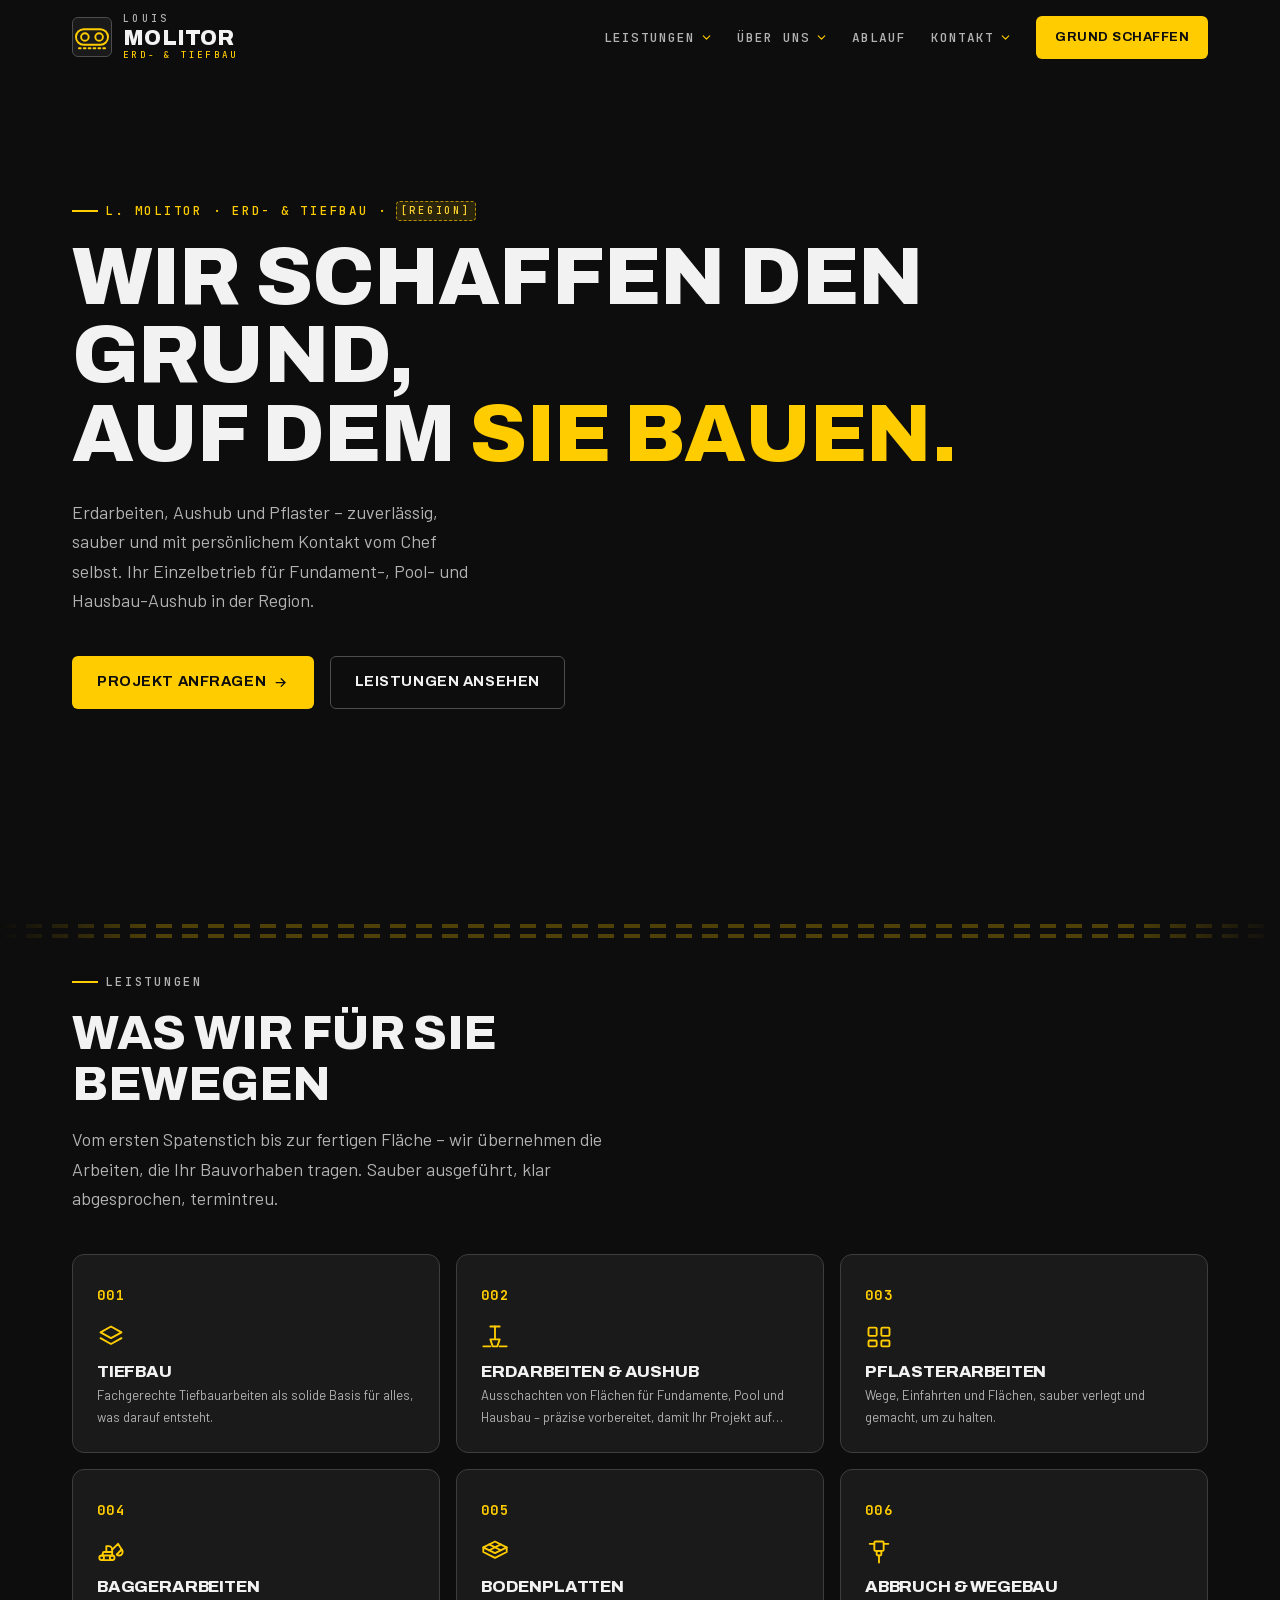
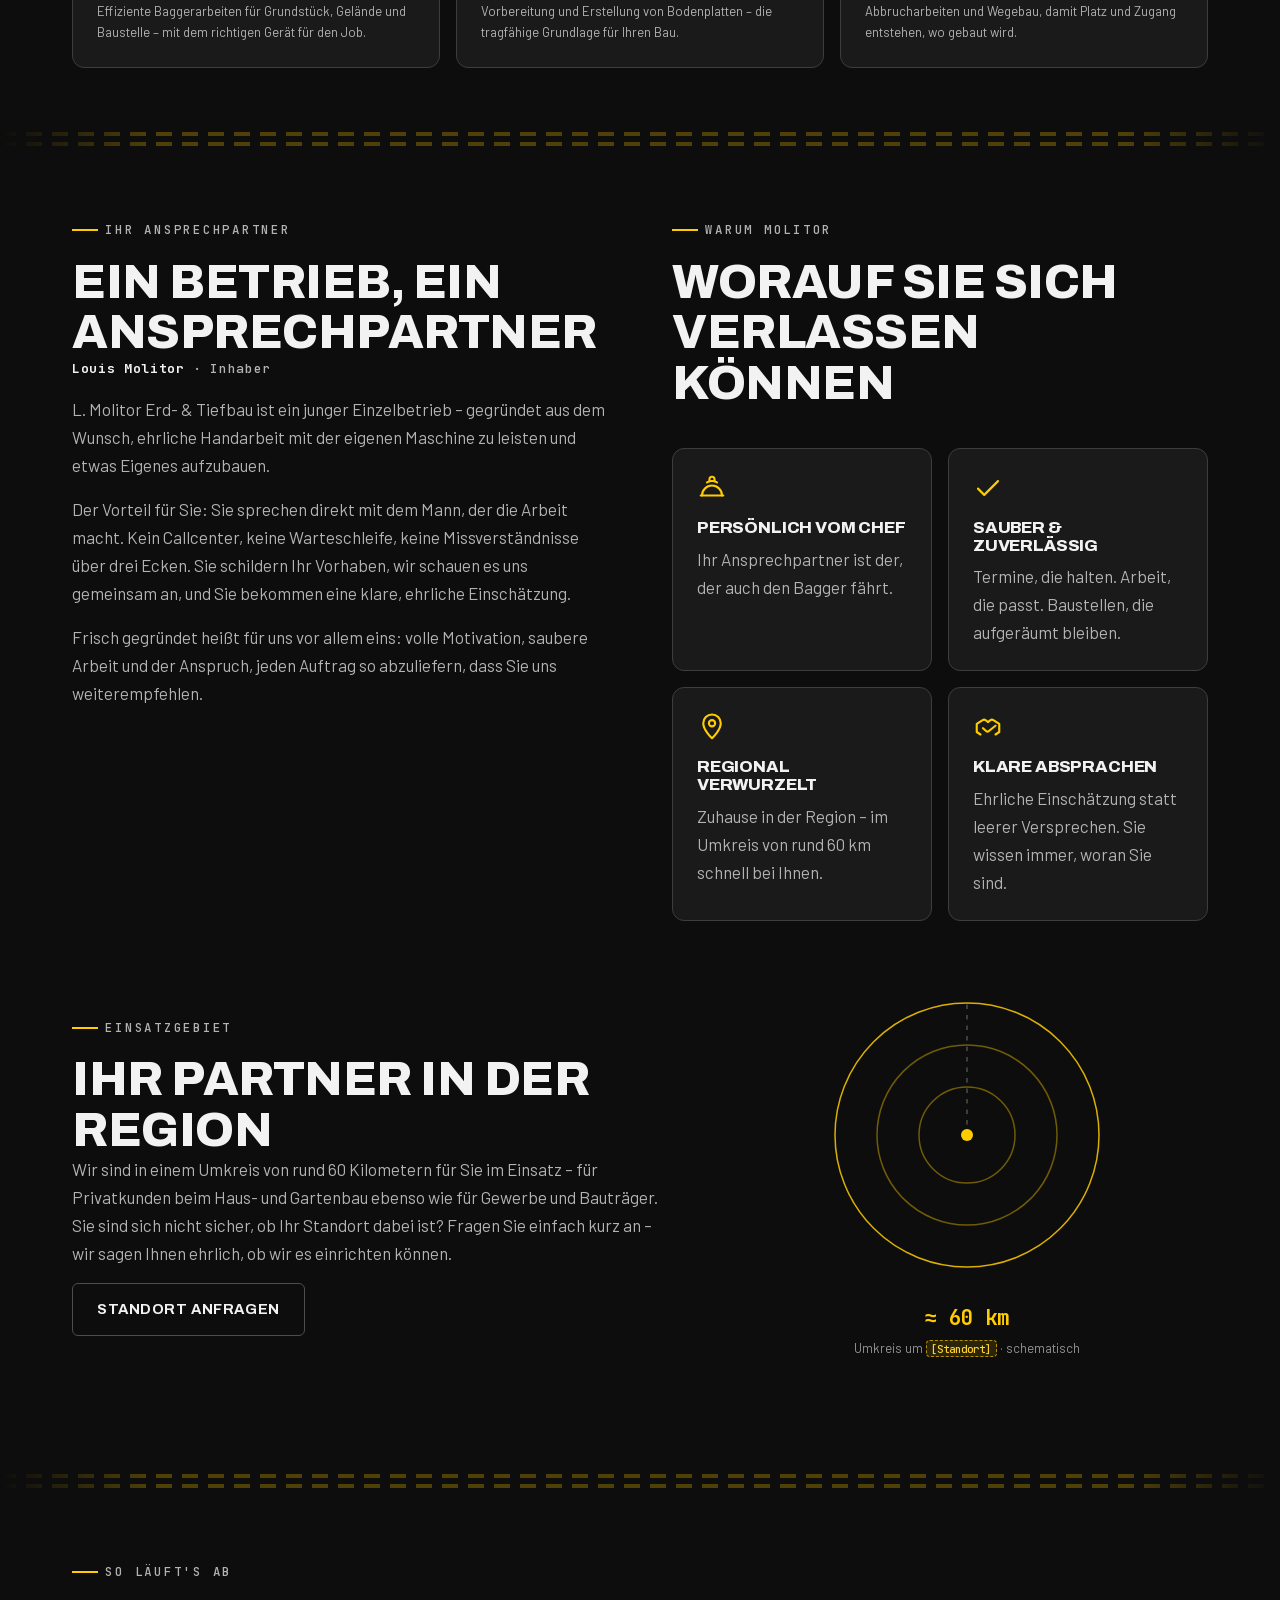
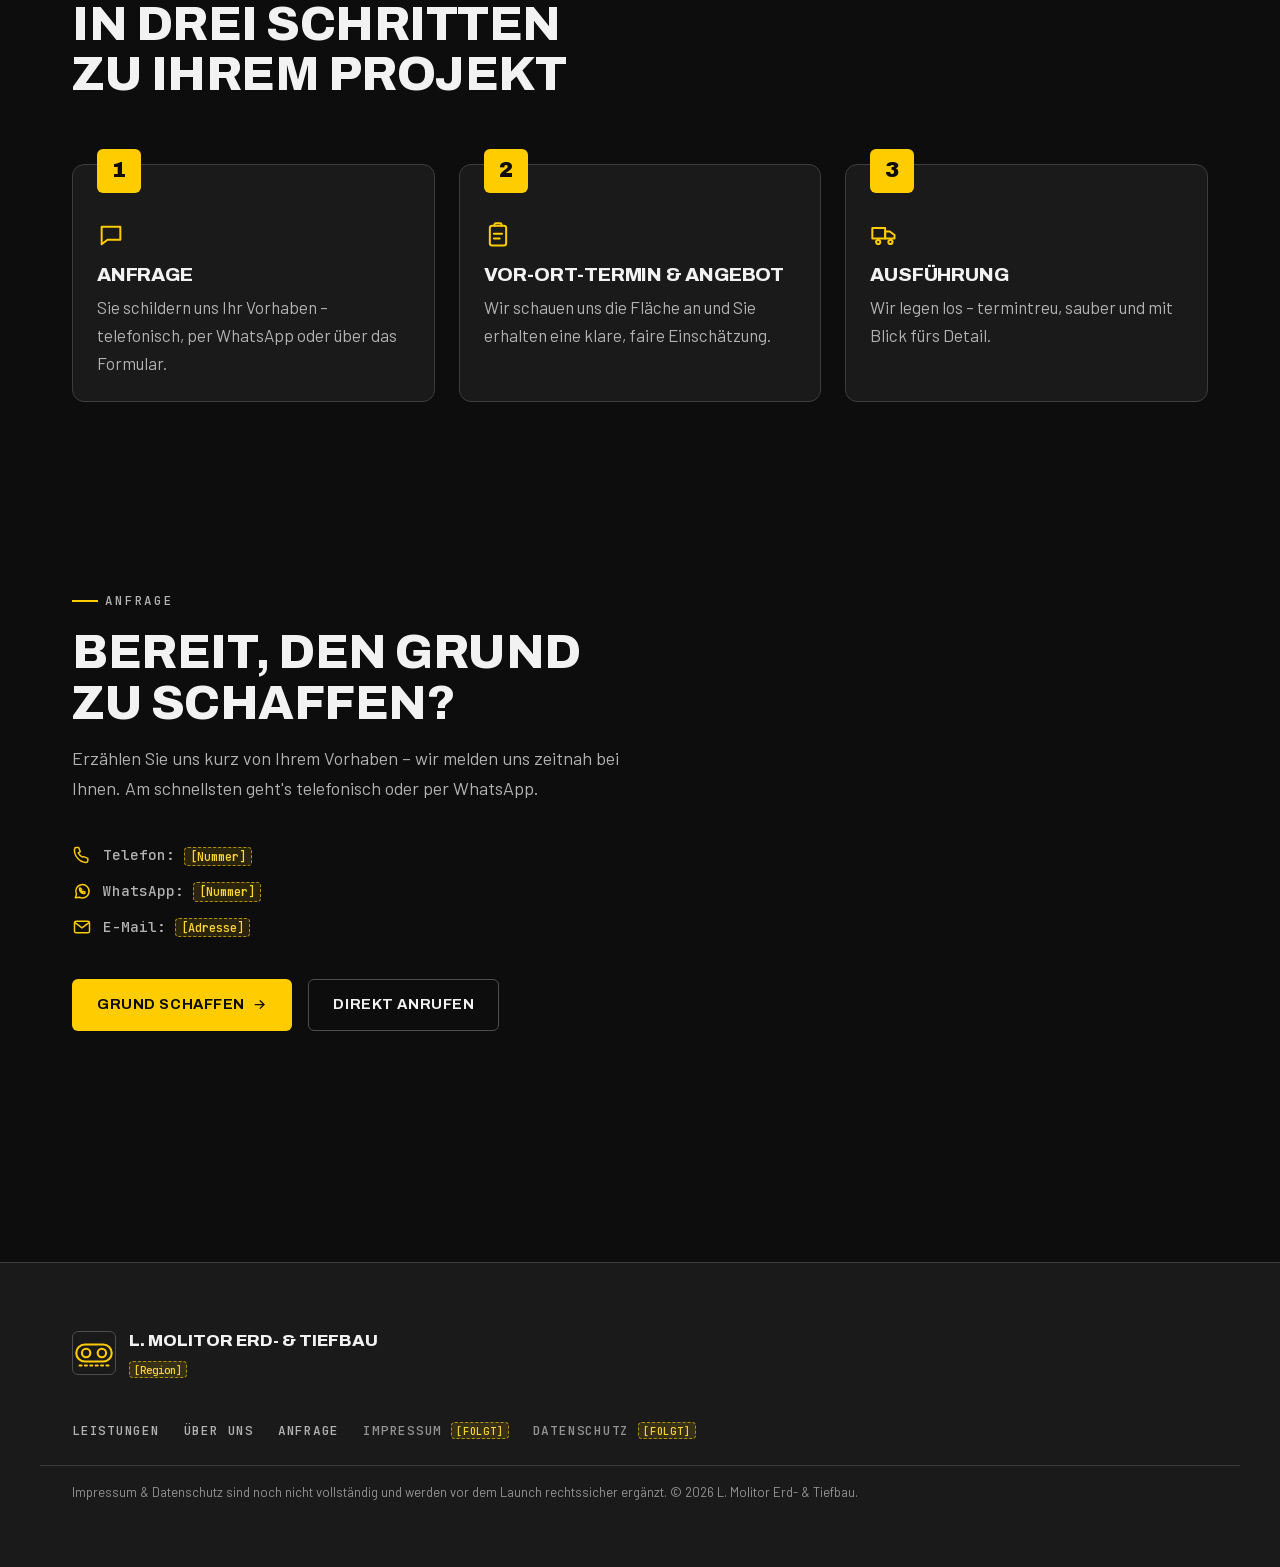
<file: index.html>
<!doctype html>
<html lang="de">
<head>
  <meta charset="utf-8">
  <meta name="viewport" content="width=device-width, initial-scale=1">

  <!-- SEO: Region-Platzhalter [Region] vor Launch durch echte Region/Städte ersetzen -->
  <title>L. Molitor Erd- &amp; Tiefbau – Erdarbeiten, Aushub &amp; Pflaster in [Region]</title>
  <meta name="description" content="Erd- &amp; Tiefbau vom Einzelbetrieb: Aushub für Fundament, Pool und Hausbau, Pflasterarbeiten und Baggerarbeiten – zuverlässig und persönlich in [Region] und im Umkreis von 60 km.">
  <meta name="theme-color" content="#0D0D0D">
  <meta name="color-scheme" content="dark">
  <link rel="canonical" href="https://molitor-bau.de/">

  <!-- Open Graph (og:image folgt, sobald ein echtes Bild vorliegt) -->
  <meta property="og:type" content="website">
  <meta property="og:locale" content="de_DE">
  <meta property="og:site_name" content="L. Molitor Erd- & Tiefbau">
  <meta property="og:title" content="L. Molitor Erd- & Tiefbau – Erdarbeiten, Aushub & Pflaster">
  <meta property="og:description" content="Aushub für Fundament, Pool und Hausbau, Pflaster- und Baggerarbeiten – zuverlässig und persönlich im Umkreis von 60 km.">
  <meta property="og:url" content="https://molitor-bau.de/">

  <link rel="icon" href="favicon.svg" type="image/svg+xml">

  <!-- Display-Font vorab laden (Hero-Headline & Wortmarke) -->
  <link rel="preload" href="assets/fonts/archivo-variable.woff2" as="font" type="font/woff2" crossorigin>
  <!-- Hero-Hintergrundbild vorab laden (LCP) - je ein Preload pro Breakpoint,
       media exakt komplementär zur <source> in .hero__bg-img, damit pro
       Viewport nur die tatsächlich genutzte Datei geladen wird. -->
  <link rel="preload" href="assets/images/webp/startseite-hero-mobil.webp" as="image" fetchpriority="high" media="(max-width: 899px)">
  <link rel="preload" href="assets/images/webp/startseite-hero.webp" as="image" fetchpriority="high" media="(min-width: 900px)">

  <link rel="stylesheet" href="css/style.css">

  <!-- Animations-Libraries per ESM Import Map (kein Build-Step). Laden vom CDN;
       vor Launch im Datenschutz-Review berücksichtigen. -->
  <script type="importmap">
  {
    "imports": {
      "gsap": "https://esm.sh/gsap@3.12.5",
      "gsap/ScrollTrigger": "https://esm.sh/gsap@3.12.5/ScrollTrigger",
      "lenis": "https://esm.sh/lenis@1.1.14"
    }
  }
  </script>

  <!-- Lokale Suche: LocalBusiness. ACHTUNG Platzhalter – Adresse, Telefon, Geo
       und Öffnungszeiten vor Launch mit echten, verifizierten Daten füllen. -->
  <script type="application/ld+json">
  {
    "@context": "https://schema.org",
    "@type": "GeneralContractor",
    "name": "L. Molitor Erd- & Tiefbau",
    "description": "Einzelbetrieb für Erd- und Tiefbau: Aushub für Fundament, Pool und Hausbau, Pflaster-, Bagger- und Abbrucharbeiten.",
    "url": "https://molitor-bau.de/",
    "founder": "Louis Molitor",
    "foundingDate": "2026-04-01",
    "areaServed": {
      "@type": "GeoCircle",
      "geoRadius": "60000",
      "description": "Umkreis von rund 60 km um [Standort]"
    },
    "knowsAbout": ["Erdarbeiten", "Tiefbau", "Baggerarbeiten", "Aushub", "Pflasterarbeiten", "Bodenplatten", "Abbruch", "Wegebau"]
  }
  </script>
</head>
<body>

  <!-- ============ SVG-Icon-Sprite (Lucide/Tabler-Stil, MIT, eigen gezeichnet) ============ -->
  <svg width="0" height="0" class="svg-sprite" aria-hidden="true" focusable="false" style="position:absolute">
    <defs>
      <!-- Marken-Symbol: stilisiertes Kettenlaufwerk (Bagger-Kette) -->
      <symbol id="i-track" viewBox="0 0 32 32">
        <rect x="2.5" y="9.5" width="27" height="13" rx="6.5"/>
        <circle cx="10" cy="16" r="3.2"/>
        <circle cx="22" cy="16" r="3.2"/>
        <path d="M5 25.5h22" stroke-dasharray="1.5 2.6"/>
      </symbol>
      <!-- Leistungs-Icons -->
      <symbol id="i-shovel" viewBox="0 0 24 24"><path d="M8 3h8"/><path d="M12 3v11"/><path d="M8 14h8l-2 6h-4z"/><path d="M2 20h6"/><path d="M16 20h6"/></symbol>
      <symbol id="i-layers" viewBox="0 0 24 24"><path d="M12 3l9 5-9 5-9-5 9-5z"/><path d="M3 13l9 5 9-5"/></symbol>
      <symbol id="i-excavator" viewBox="0 0 24 24"><path d="M2 17a2 2 0 1 0 4 0a2 2 0 1 0 -4 0"/><path d="M11 17a2 2 0 1 0 4 0a2 2 0 1 0 -4 0"/><path d="M13 19l-9 0"/><path d="M4 15l9 0"/><path d="M8 12v-5h2a3 3 0 0 1 3 3v5"/><path d="M5 15v-2a1 1 0 0 1 1 -1h7"/><path d="M21.12 9.88l-3.12 -4.88l-5 5"/><path d="M21.12 9.88a3 3 0 0 1 -2.12 5.12a3 3 0 0 1 -2.12 -.88l4.24 -4.24"/></symbol>
      <symbol id="i-paving" viewBox="0 0 24 24"><rect x="3" y="4" width="7" height="7" rx="1"/><rect x="14" y="4" width="7" height="7" rx="1"/><rect x="3" y="15" width="7" height="5" rx="1"/><rect x="14" y="15" width="7" height="5" rx="1"/></symbol>
      <symbol id="i-slab" viewBox="0 0 24 24"><path d="M2 8l10-5 10 5-10 5-10-5z"/><path d="M2 8v4l10 5 10-5V8"/><path d="M7 5.5l10 5"/><path d="M17 5.5l-10 5"/></symbol>
      <symbol id="i-hammer" viewBox="0 0 24 24"><path d="M12 15v6"/><path d="M16 5h4"/><path d="M8 5h-4"/><path d="M15 11h-6a1 1 0 0 1 -1 -1v-6a1 1 0 0 1 1 -1h6a1 1 0 0 1 1 1v6a1 1 0 0 1 -1 1"/><path d="M14 11h-4v3a1 1 0 0 0 1 1h2a1 1 0 0 0 1 -1v-3"/></symbol>
      <!-- Werte-Icons -->
      <symbol id="i-hardhat" viewBox="0 0 24 24"><path d="M3 18h18"/><path d="M4 18a8 8 0 0 1 16 0"/><path d="M10 6.5V5a2 2 0 0 1 4 0v1.5"/><path d="M8 7.5a8.5 8.5 0 0 1 8 0"/></symbol>
      <symbol id="i-check" viewBox="0 0 24 24"><path d="M4 12.5l5 5 11-11"/></symbol>
      <symbol id="i-pin" viewBox="0 0 24 24"><path d="M12 21s7-6.5 7-12a7 7 0 1 0-14 0c0 5.5 7 12 7 12z"/><circle cx="12" cy="9" r="2.5"/></symbol>
      <symbol id="i-handshake" viewBox="0 0 24 24"><path d="M12 8l-2-1.5a2 2 0 0 0-2.3 0L3 9.5V16l3 2"/><path d="M12 8l2-1.5a2 2 0 0 1 2.3 0L21 9.5V16l-3 2"/><path d="M8 13l2.5 2.2a1.6 1.6 0 0 0 2.2 0L18 11"/></symbol>
      <symbol id="i-user" viewBox="0 0 24 24"><circle cx="12" cy="8" r="4"/><path d="M4 20c0-4.4 3.6-7 8-7s8 2.6 8 7"/></symbol>
      <!-- Ablauf / Kontakt -->
      <symbol id="i-chat" viewBox="0 0 24 24"><path d="M4 5h16v11H9l-5 4z"/></symbol>
      <symbol id="i-clipboard" viewBox="0 0 24 24"><rect x="5" y="4" width="14" height="17" rx="2"/><path d="M9 4V3a1 1 0 0 1 1-1h4a1 1 0 0 1 1 1v1"/><path d="M8.5 11h7M8.5 15h5"/></symbol>
      <symbol id="i-truck" viewBox="0 0 24 24"><path d="M2 6h11v9H2z"/><path d="M13 9h4l4 3v3h-8z"/><circle cx="7" cy="18" r="1.8"/><circle cx="17.5" cy="18" r="1.8"/></symbol>
      <symbol id="i-phone" viewBox="0 0 24 24"><path d="M5 3h3l2 5-2.5 1.5a12 12 0 0 0 5 5L14 14l5 2v3a2 2 0 0 1-2 2A15 15 0 0 1 3 5a2 2 0 0 1 2-2z"/></symbol>
      <symbol id="i-whatsapp" viewBox="0 0 24 24"><path d="M4 20l1.4-4A8 8 0 1 1 9 19.5z"/><path d="M9 9.5c0 3 2.5 5.5 5.5 5.5.6 0 1-.4 1-1v-.8l-1.8-.8-.9.9a4.2 4.2 0 0 1-2-2l.9-.9L10 8.5H9.2c-.1 0-.2.5-.2 1z"/></symbol>
      <symbol id="i-mail" viewBox="0 0 24 24"><rect x="3" y="5" width="18" height="14" rx="2"/><path d="M4 7l8 6 8-6"/></symbol>
      <symbol id="i-arrow" viewBox="0 0 24 24"><path d="M5 12h14"/><path d="M13 6l6 6-6 6"/></symbol>
      <symbol id="i-menu" viewBox="0 0 24 24"><path d="M4 7h16M4 12h16M4 17h16"/></symbol>
      <symbol id="i-close" viewBox="0 0 24 24"><path d="M6 6l12 12M18 6L6 18"/></symbol>
      <symbol id="i-chevron" viewBox="0 0 24 24"><path d="M6 9l6 6 6-6"/></symbol>
      <symbol id="i-instagram" viewBox="0 0 24 24"><rect x="4" y="4" width="16" height="16" rx="4.5"/><circle cx="12" cy="12" r="3.6"/><circle cx="17" cy="7" r="1"/></symbol>
    </defs>
  </svg>

  <!-- ============================== HEADER ============================== -->
  <header class="site-header" data-header>
    <div class="site-header__inner">
      <a class="brand" href="#top" aria-label="L. Molitor Erd- und Tiefbau – Startseite">
        <span class="brand__mark" aria-hidden="true">
          <svg class="icon icon--mark"><use href="#i-track"></use></svg>
        </span>
        <span class="brand__text">
          <span class="brand__pre">Louis</span>
          <span class="brand__name">Molitor</span>
          <span class="brand__claim">Erd- &amp; Tiefbau</span>
        </span>
      </a>

      <nav class="main-nav" aria-label="Hauptnavigation">
        <ul class="main-nav__list">

          <!-- Leistungen: Mega-Dropdown (Klick, JS-gesteuert) -->
          <li class="main-nav__item main-nav__item--mega" data-nav-dropdown>
            <a class="main-nav__trigger" href="leistungen.html" aria-haspopup="true" aria-expanded="false" aria-controls="mega-leistungen" data-nav-trigger>
              Leistungen
              <svg class="main-nav__chevron" aria-hidden="true"><use href="#i-chevron"></use></svg>
            </a>
            <div class="mega" id="mega-leistungen" data-nav-panel>
              <div class="mega__inner mega__inner--services">
                <ul class="mega-cards">
                  <li>
                    <a class="mega-card" href="leistungen.html#leistung-tiefbau">
                      <svg class="mega-card__icon" aria-hidden="true"><use href="#i-layers"></use></svg>
                      <span class="mega-card__title">Tiefbau</span>
                      <span class="mega-card__text">Solide Basis für alles, was darauf entsteht.</span>
                    </a>
                  </li>
                  <li>
                    <a class="mega-card" href="leistungen.html#leistung-erdarbeiten">
                      <svg class="mega-card__icon" aria-hidden="true"><use href="#i-shovel"></use></svg>
                      <span class="mega-card__title">Erdarbeiten &amp; Aushub</span>
                      <span class="mega-card__text">Aushub für Fundament, Pool und Hausbau.</span>
                    </a>
                  </li>
                  <li>
                    <a class="mega-card" href="leistungen.html#leistung-pflaster">
                      <svg class="mega-card__icon" aria-hidden="true"><use href="#i-paving"></use></svg>
                      <span class="mega-card__title">Pflasterarbeiten</span>
                      <span class="mega-card__text">Wege, Einfahrten und Flächen, sauber verlegt.</span>
                    </a>
                  </li>
                </ul>
                <div class="mega-aside">
                  <p class="mega-aside__label">Außerdem</p>
                  <ul class="mega-list">
                    <li><a class="mega-list__link" href="leistungen.html#leistung-baggerarbeiten"><svg class="mega-list__icon" aria-hidden="true"><use href="#i-excavator"></use></svg>Baggerarbeiten</a></li>
                    <li><a class="mega-list__link" href="leistungen.html#leistung-bodenplatten"><svg class="mega-list__icon" aria-hidden="true"><use href="#i-slab"></use></svg>Bodenplatten</a></li>
                    <li><a class="mega-list__link" href="leistungen.html#leistung-abbruch"><svg class="mega-list__icon" aria-hidden="true"><use href="#i-hammer"></use></svg>Abbruch &amp; Wegebau</a></li>
                  </ul>
                  <a class="mega-aside__all" href="leistungen.html">Alle Leistungen ansehen
                    <svg class="icon icon--inline" aria-hidden="true"><use href="#i-arrow"></use></svg>
                  </a>
                </div>
              </div>
            </div>
          </li>

          <!-- Über uns: Mega-Dropdown (Klick, JS-gesteuert) -->
          <li class="main-nav__item main-nav__item--mega" data-nav-dropdown>
            <a class="main-nav__trigger" href="ueber-uns.html" aria-haspopup="true" aria-expanded="false" aria-controls="mega-ueber" data-nav-trigger>
              Über uns
              <svg class="main-nav__chevron" aria-hidden="true"><use href="#i-chevron"></use></svg>
            </a>
            <div class="mega" id="mega-ueber" data-nav-panel>
              <div class="mega__inner mega__inner--about">
                <a class="mega-feature" href="ueber-uns.html">
                  <svg class="mega-feature__icon" aria-hidden="true"><use href="#i-user"></use></svg>
                  <span class="mega-feature__name">Ihr Ansprechpartner</span>
                  <span class="mega-feature__role">Louis Molitor</span>
                </a>
                <ul class="mega-tiles">
                  <li>
                    <a class="mega-tile" href="ueber-uns.html#warum">
                      <svg class="mega-tile__icon" aria-hidden="true"><use href="#i-check"></use></svg>
                      <span class="mega-tile__title">Warum Molitor</span>
                      <span class="mega-tile__text">Worauf Sie sich verlassen können</span>
                    </a>
                  </li>
                  <li>
                    <a class="mega-tile" href="mailto:[Adresse]">
                      <svg class="mega-tile__icon" aria-hidden="true"><use href="#i-mail"></use></svg>
                      <span class="mega-tile__title">Kontakt per E-Mail</span>
                      <span class="mega-tile__text"><span class="ph">[Adresse]</span></span>
                    </a>
                  </li>
                  <li>
                    <a class="mega-tile" href="#" aria-disabled="true">
                      <svg class="mega-tile__icon" aria-hidden="true"><use href="#i-instagram"></use></svg>
                      <span class="mega-tile__title">Socials</span>
                      <span class="mega-tile__text">Instagram <span class="ph">[Link]</span></span>
                    </a>
                  </li>
                  <li>
                    <div class="mega-tile mega-tile--legal">
                      <svg class="mega-tile__icon" aria-hidden="true"><use href="#i-clipboard"></use></svg>
                      <span class="mega-tile__title">Rechtliches</span>
                      <span class="mega-tile__text">
                        <a class="mega-tile__legal" href="#" aria-disabled="true">Impressum <span class="ph">[folgt]</span></a>
                        <a class="mega-tile__legal" href="#" aria-disabled="true">Datenschutz <span class="ph">[folgt]</span></a>
                      </span>
                    </div>
                  </li>
                </ul>
              </div>
            </div>
          </li>

          <!-- Ablauf: einfacher Link -->
          <li class="main-nav__item">
            <a class="main-nav__link" href="ablauf.html">Ablauf</a>
          </li>

          <!-- Kontakt: reines Hover/Fokus-Dropdown (kein Link, kein JS) -->
          <li class="main-nav__item main-nav__item--hover" data-nav-dropdown>
            <button class="main-nav__trigger main-nav__trigger--static" type="button" aria-haspopup="true" aria-expanded="false" data-nav-trigger>
              Kontakt
              <svg class="main-nav__chevron" aria-hidden="true"><use href="#i-chevron"></use></svg>
            </button>
            <div class="mini" data-nav-panel>
              <p class="mini__label">Direkter Draht</p>
              <ul class="contact-links">
                <li><a class="contact-links__item" href="tel:[Nummer]"><svg class="contact-links__icon" aria-hidden="true"><use href="#i-phone"></use></svg><span class="contact-links__text">Telefon <span class="ph">[Nummer]</span></span></a></li>
                <li><a class="contact-links__item" href="https://wa.me/[Nummer]"><svg class="contact-links__icon" aria-hidden="true"><use href="#i-whatsapp"></use></svg><span class="contact-links__text">WhatsApp <span class="ph">[Nummer]</span></span></a></li>
                <li><a class="contact-links__item" href="mailto:[Adresse]"><svg class="contact-links__icon" aria-hidden="true"><use href="#i-mail"></use></svg><span class="contact-links__text">E-Mail <span class="ph">[Adresse]</span></span></a></li>
                <li><a class="contact-links__item" href="#" aria-disabled="true"><svg class="contact-links__icon" aria-hidden="true"><use href="#i-instagram"></use></svg><span class="contact-links__text">Instagram <span class="ph">[Link]</span></span></a></li>
              </ul>
            </div>
          </li>

        </ul>

        <a class="btn btn--primary btn--sm" href="anfrage.html">Grund schaffen</a>
      </nav>

      <button class="nav-toggle" type="button" aria-label="Menü öffnen" aria-expanded="false" aria-controls="mobile-menu" data-nav-toggle>
        <svg class="icon"><use href="#i-menu"></use></svg>
      </button>

      <!-- Schlichtes Menü-Panel nur für den Hero-Zustand auf Desktop (siehe
           initHeroMenuToggle in main.js) – unabhängig vom .mobile-menu unten. -->
      <div class="hero-menu" id="hero-menu" data-hero-menu hidden>
        <ul class="hero-menu__list">
          <li><a href="leistungen.html">Leistungen</a></li>
          <li><a href="ueber-uns.html">Über uns</a></li>
          <li><a href="ablauf.html">Ablauf</a></li>
          <li><a href="#contact-title">Kontakt</a></li>
        </ul>
        <a class="btn btn--primary btn--sm" href="anfrage.html">Grund schaffen</a>
      </div>
    </div>

    <!-- Mobiles Overlay-Menü: Dropdowns werden zu Akkordeons -->
    <nav class="mobile-menu" id="mobile-menu" aria-label="Menü" data-mobile-menu hidden>
      <ul class="mobile-menu__list">

        <!-- Leistungen: Akkordeon -->
        <li class="mobile-menu__group">
          <button class="mobile-menu__acc" type="button" aria-expanded="false" aria-controls="acc-leistungen" data-acc-trigger>
            Leistungen
            <svg class="mobile-menu__chevron" aria-hidden="true"><use href="#i-chevron"></use></svg>
          </button>
          <div class="mobile-menu__panel" id="acc-leistungen" data-acc-panel hidden>
            <a class="mobile-menu__sub mobile-menu__sub--all" href="leistungen.html">Alle Leistungen ansehen</a>
            <a class="mobile-menu__sub" href="leistungen.html#leistung-tiefbau">Tiefbau</a>
            <a class="mobile-menu__sub" href="leistungen.html#leistung-erdarbeiten">Erdarbeiten &amp; Aushub</a>
            <a class="mobile-menu__sub" href="leistungen.html#leistung-pflaster">Pflasterarbeiten</a>
            <a class="mobile-menu__sub" href="leistungen.html#leistung-baggerarbeiten">Baggerarbeiten</a>
            <a class="mobile-menu__sub" href="leistungen.html#leistung-bodenplatten">Bodenplatten</a>
            <a class="mobile-menu__sub" href="leistungen.html#leistung-abbruch">Abbruch &amp; Wegebau</a>
          </div>
        </li>

        <!-- Über uns: Akkordeon -->
        <li class="mobile-menu__group">
          <button class="mobile-menu__acc" type="button" aria-expanded="false" aria-controls="acc-ueber" data-acc-trigger>
            Über uns
            <svg class="mobile-menu__chevron" aria-hidden="true"><use href="#i-chevron"></use></svg>
          </button>
          <div class="mobile-menu__panel" id="acc-ueber" data-acc-panel hidden>
            <a class="mobile-menu__sub" href="ueber-uns.html">Ihr Ansprechpartner – Louis Molitor</a>
            <a class="mobile-menu__sub" href="ueber-uns.html#warum">Warum Molitor</a>
            <a class="mobile-menu__sub" href="mailto:[Adresse]">Kontakt per E-Mail <span class="ph">[Adresse]</span></a>
            <a class="mobile-menu__sub" href="#" aria-disabled="true">Instagram <span class="ph">[Link]</span></a>
            <div class="mobile-menu__sub">
              Rechtliches
              <span class="mobile-menu__legal">
                <a href="#" aria-disabled="true">Impressum <span class="ph">[folgt]</span></a>
                <a href="#" aria-disabled="true">Datenschutz <span class="ph">[folgt]</span></a>
              </span>
            </div>
          </div>
        </li>

        <!-- Ablauf: einfacher Link -->
        <li class="mobile-menu__group">
          <a class="mobile-menu__link" href="ablauf.html">Ablauf</a>
        </li>

        <!-- Kontakt: Akkordeon mit Direktwegen -->
        <li class="mobile-menu__group">
          <button class="mobile-menu__acc" type="button" aria-expanded="false" aria-controls="acc-kontakt" data-acc-trigger>
            Kontakt
            <svg class="mobile-menu__chevron" aria-hidden="true"><use href="#i-chevron"></use></svg>
          </button>
          <div class="mobile-menu__panel" id="acc-kontakt" data-acc-panel hidden>
            <a class="mobile-menu__sub" href="tel:[Nummer]">Telefon <span class="ph">[Nummer]</span></a>
            <a class="mobile-menu__sub" href="https://wa.me/[Nummer]">WhatsApp <span class="ph">[Nummer]</span></a>
            <a class="mobile-menu__sub" href="mailto:[Adresse]">E-Mail <span class="ph">[Adresse]</span></a>
            <a class="mobile-menu__sub" href="#" aria-disabled="true">Instagram <span class="ph">[Link]</span></a>
          </div>
        </li>

      </ul>
      <a class="btn btn--primary" href="anfrage.html">Grund schaffen</a>
    </nav>
  </header>

  <main id="top">

    <!-- =============================== HERO =============================== -->
    <section class="hero" aria-labelledby="hero-title">
      <div class="hero__pin" data-hero-pin>
        <div class="hero__bg" data-hero-bg>
          <!-- Eigenes Hochformat-Bild für Mobile (<900px) statt Ausschnitt des
               Desktop-Bilds - andere Aufnahme, daher bewusst ein Alt-Text, der
               auf beide Motive zutrifft (picture kennt nur einen Alt-Text). -->
          <picture>
            <source media="(max-width: 899px)"
                    srcset="assets/images/webp/startseite-hero-mobil.webp"
                    width="1200" height="1593">
            <img
              class="hero__bg-img"
              src="assets/images/webp/startseite-hero.webp"
              alt="Bagger im Einsatz beim Erdaushub auf einer Baustelle"
              width="2400" height="1350"
              fetchpriority="high" decoding="async"
            >
          </picture>
          <div class="hero__bg-overlay" aria-hidden="true"></div>
        </div>

        <div class="hero__inner">
          <div class="hero__content">
            <div class="hero__content-primary" data-hero-primary>
              <p class="kicker" data-reveal>L. Molitor · Erd- &amp; Tiefbau · <span class="ph">[Region]</span></p>
              <h1 class="hero__title" id="hero-title" data-reveal>
                Wir schaffen den Grund,<br>auf dem <span class="hero__title-accent">Sie bauen.</span>
              </h1>
              <p class="hero__subline" data-reveal>
                Erdarbeiten, Aushub und Pflaster – zuverlässig, sauber und mit persönlichem
                Kontakt vom Chef selbst. Ihr Einzelbetrieb für Fundament-, Pool- und
                Hausbau-Aushub in der Region.
              </p>
              <div class="hero__actions" data-reveal>
                <a class="btn btn--primary" href="anfrage.html">
                  Projekt anfragen
                  <svg class="icon icon--inline"><use href="#i-arrow"></use></svg>
                </a>
                <a class="btn btn--ghost" href="leistungen.html">Leistungen ansehen</a>
              </div>
            </div>
          </div>
        </div>
      </div>

      <!-- Signatur: Ketten-Tread als Trennkante -->
      <div class="hero__tread">
        <div class="tread" aria-hidden="true"></div>
      </div>
    </section>

    <!-- ============================ LEISTUNGEN ============================ -->
    <section class="section services" id="leistungen" aria-labelledby="services-title">
      <!-- data-hero-reveal: nimmt diese drei Elemente aus dem generischen
           [data-reveal]-Batch (main.js) heraus - sie werden stattdessen als
           Teil der Hero-Pin-Timeline eingeblendet, überlappend mit dem
           Ausblenden des Hero (echter Crossfade, siehe initHeroPin). -->
      <div class="section__head section__head--compact">
        <p class="section__kicker" data-reveal data-hero-reveal>Leistungen</p>
        <h2 class="section__title" id="services-title" data-reveal data-hero-reveal>Was wir für Sie bewegen</h2>
        <p class="section__intro" data-reveal data-hero-reveal>
          Vom ersten Spatenstich bis zur fertigen Fläche – wir übernehmen die Arbeiten,
          die Ihr Bauvorhaben tragen. Sauber ausgeführt, klar abgesprochen, termintreu.
        </p>
      </div>
      <ul class="service-grid">
        <li class="service-grid__item">
          <a class="service-card service-card--compact" id="leistung-tiefbau" href="leistungen.html#leistung-tiefbau" data-reveal>
            <span class="service-card__code" aria-hidden="true">001</span>
            <svg class="service-card__icon" aria-hidden="true"><use href="#i-layers"></use></svg>
            <h3 class="service-card__title">Tiefbau</h3>
            <p class="service-card__text">Fachgerechte Tiefbauarbeiten als solide Basis für alles, was darauf entsteht.</p>
          </a>
        </li>
        <li class="service-grid__item">
          <a class="service-card service-card--compact" id="leistung-erdarbeiten" href="leistungen.html#leistung-erdarbeiten" data-reveal>
            <span class="service-card__code" aria-hidden="true">002</span>
            <svg class="service-card__icon" aria-hidden="true"><use href="#i-shovel"></use></svg>
            <h3 class="service-card__title">Erdarbeiten &amp; Aushub</h3>
            <p class="service-card__text">Ausschachten von Flächen für Fundamente, Pool und Hausbau – präzise vorbereitet, damit Ihr Projekt auf festem Grund steht.</p>
          </a>
        </li>
        <li class="service-grid__item">
          <a class="service-card service-card--compact" id="leistung-pflaster" href="leistungen.html#leistung-pflaster" data-reveal>
            <span class="service-card__code" aria-hidden="true">003</span>
            <svg class="service-card__icon" aria-hidden="true"><use href="#i-paving"></use></svg>
            <h3 class="service-card__title">Pflasterarbeiten</h3>
            <p class="service-card__text">Wege, Einfahrten und Flächen, sauber verlegt und gemacht, um zu halten.</p>
          </a>
        </li>
        <li class="service-grid__item">
          <a class="service-card service-card--compact" id="leistung-baggerarbeiten" href="leistungen.html#leistung-baggerarbeiten" data-reveal>
            <span class="service-card__code" aria-hidden="true">004</span>
            <svg class="service-card__icon" aria-hidden="true"><use href="#i-excavator"></use></svg>
            <h3 class="service-card__title">Baggerarbeiten</h3>
            <p class="service-card__text">Effiziente Baggerarbeiten für Grundstück, Gelände und Baustelle – mit dem richtigen Gerät für den Job.</p>
          </a>
        </li>
        <li class="service-grid__item">
          <a class="service-card service-card--compact" id="leistung-bodenplatten" href="leistungen.html#leistung-bodenplatten" data-reveal>
            <span class="service-card__code" aria-hidden="true">005</span>
            <svg class="service-card__icon" aria-hidden="true"><use href="#i-slab"></use></svg>
            <h3 class="service-card__title">Bodenplatten</h3>
            <p class="service-card__text">Vorbereitung und Erstellung von Bodenplatten – die tragfähige Grundlage für Ihren Bau.</p>
          </a>
        </li>
        <li class="service-grid__item">
          <a class="service-card service-card--compact" id="leistung-abbruch" href="leistungen.html#leistung-abbruch" data-reveal>
            <span class="service-card__code" aria-hidden="true">006</span>
            <svg class="service-card__icon" aria-hidden="true"><use href="#i-hammer"></use></svg>
            <h3 class="service-card__title">Abbruch &amp; Wegebau</h3>
            <p class="service-card__text">Abbrucharbeiten und Wegebau, damit Platz und Zugang entstehen, wo gebaut wird.</p>
          </a>
        </li>
      </ul>
    </section>

    <div class="tread" aria-hidden="true"></div>

    <!-- ============= ANSPRECHPARTNER / WARUM MOLITOR / EINSATZGEBIET ============= -->
    <!-- Zu einem zusammenhängenden Bereich verschmolzen (zwei genestete <section>,
         gemeinsames Section-Padding nur außen, Abstand dazwischen über .trust > * + *).
         Ansprechpartner und Warum Molitor sitzen zusätzlich zusammen in EINER Section
         (.about__grid--intro, ab 900px zweispaltig: Text links, Warum-Molitor rechts) -
         spart Scroll-Höhe, da die Ansprechpartner-Spalte ohne Foto sonst leer wirkt. -->
    <section class="section trust">
      <section class="about__grid about__grid--intro" id="ueber-uns" aria-labelledby="about-title">
        <div class="about__body">
          <p class="section__kicker" data-reveal>Ihr Ansprechpartner</p>
          <h2 class="section__title" id="about-title" data-reveal>Ein Betrieb, ein Ansprechpartner</h2>
          <p class="about__name" data-reveal><strong>Louis Molitor</strong> · Inhaber</p>
          <p data-reveal>
            L. Molitor Erd- &amp; Tiefbau ist ein junger Einzelbetrieb – gegründet aus dem
            Wunsch, ehrliche Handarbeit mit der eigenen Maschine zu leisten und etwas
            Eigenes aufzubauen.
          </p>
          <p data-reveal>
            Der Vorteil für Sie: Sie sprechen direkt mit dem Mann, der die Arbeit macht.
            Kein Callcenter, keine Warteschleife, keine Missverständnisse über drei Ecken.
            Sie schildern Ihr Vorhaben, wir schauen es uns gemeinsam an, und Sie bekommen
            eine klare, ehrliche Einschätzung.
          </p>
          <p data-reveal>
            Frisch gegründet heißt für uns vor allem eins: volle Motivation, saubere Arbeit
            und der Anspruch, jeden Auftrag so abzuliefern, dass Sie uns weiterempfehlen.
          </p>
        </div>

        <div class="about__aside" id="warum" aria-labelledby="why-title">
          <div class="section__head section__head--compact">
            <p class="section__kicker" data-reveal>Warum Molitor</p>
            <h2 class="section__title" id="why-title" data-reveal>Worauf Sie sich verlassen können</h2>
          </div>

          <ul class="why-grid">
            <li class="why-item" data-reveal>
              <svg class="why-item__icon" aria-hidden="true"><use href="#i-hardhat"></use></svg>
              <h3 class="why-item__title">Persönlich vom Chef</h3>
              <p class="why-item__text">Ihr Ansprechpartner ist der, der auch den Bagger fährt.</p>
            </li>
            <li class="why-item" data-reveal>
              <svg class="why-item__icon" aria-hidden="true"><use href="#i-check"></use></svg>
              <h3 class="why-item__title">Sauber &amp; zuverlässig</h3>
              <p class="why-item__text">Termine, die halten. Arbeit, die passt. Baustellen, die aufgeräumt bleiben.</p>
            </li>
            <li class="why-item" data-reveal>
              <svg class="why-item__icon" aria-hidden="true"><use href="#i-pin"></use></svg>
              <h3 class="why-item__title">Regional verwurzelt</h3>
              <p class="why-item__text">Zuhause in der Region – im Umkreis von rund 60 km schnell bei Ihnen.</p>
            </li>
            <li class="why-item" data-reveal>
              <svg class="why-item__icon" aria-hidden="true"><use href="#i-handshake"></use></svg>
              <h3 class="why-item__title">Klare Absprachen</h3>
              <p class="why-item__text">Ehrliche Einschätzung statt leerer Versprechen. Sie wissen immer, woran Sie sind.</p>
            </li>
          </ul>
        </div>
      </section>

      <section class="area__grid" id="einzugsgebiet" aria-labelledby="area-title">
        <div class="area__body">
          <p class="section__kicker" data-reveal>Einsatzgebiet</p>
          <h2 class="section__title" id="area-title" data-reveal>Ihr Partner in der Region</h2>
          <p data-reveal>
            Wir sind in einem Umkreis von rund 60 Kilometern für Sie im Einsatz – für
            Privatkunden beim Haus- und Gartenbau ebenso wie für Gewerbe und Bauträger.
            Sie sind sich nicht sicher, ob Ihr Standort dabei ist? Fragen Sie einfach kurz
            an – wir sagen Ihnen ehrlich, ob wir es einrichten können.
          </p>
          <a class="btn btn--ghost" href="anfrage.html" data-reveal>Standort anfragen</a>
        </div>

        <div class="area__media" data-reveal>
          <!-- Schematische Radius-Andeutung (kein Karten-API, kein Foto) – später gegen echte Karte tauschbar -->
          <figure class="radius" aria-label="Schematische Darstellung des Einsatzgebiets: rund 60 km Umkreis um den Standort">
            <svg class="radius__svg" viewBox="0 0 200 200" role="img">
              <circle class="radius__ring" cx="100" cy="100" r="88"/>
              <circle class="radius__ring" cx="100" cy="100" r="60"/>
              <circle class="radius__ring" cx="100" cy="100" r="32"/>
              <line class="radius__spoke" x1="100" y1="100" x2="100" y2="12"/>
              <circle class="radius__center" cx="100" cy="100" r="4"/>
            </svg>
            <figcaption class="radius__caption">
              <span class="radius__value">≈ 60 km</span>
              <span class="radius__hint">Umkreis um <span class="ph">[Standort]</span> · schematisch</span>
            </figcaption>
          </figure>
        </div>
      </section>
    </section>

    <div class="tread" aria-hidden="true"></div>

    <!-- ============================== ABLAUF ============================== -->
    <!-- Letzter Schritt kurz vor dem Kontakt-CTA (nicht mehr Teil des Trust-Blocks) -->
    <section class="section process" id="ablauf" aria-labelledby="process-title">
      <div class="section__head">
        <p class="section__kicker" data-reveal>So läuft's ab</p>
        <h2 class="section__title" id="process-title" data-reveal>In drei Schritten zu Ihrem Projekt</h2>
      </div>

      <ol class="process-grid">
        <li class="step" data-reveal>
          <span class="step__num">1</span>
          <svg class="step__icon" aria-hidden="true"><use href="#i-chat"></use></svg>
          <h3 class="step__title">Anfrage</h3>
          <p class="step__text">Sie schildern uns Ihr Vorhaben – telefonisch, per WhatsApp oder über das Formular.</p>
        </li>
        <li class="step" data-reveal>
          <span class="step__num">2</span>
          <svg class="step__icon" aria-hidden="true"><use href="#i-clipboard"></use></svg>
          <h3 class="step__title">Vor-Ort-Termin &amp; Angebot</h3>
          <p class="step__text">Wir schauen uns die Fläche an und Sie erhalten eine klare, faire Einschätzung.</p>
        </li>
        <li class="step" data-reveal>
          <span class="step__num">3</span>
          <svg class="step__icon" aria-hidden="true"><use href="#i-truck"></use></svg>
          <h3 class="step__title">Ausführung</h3>
          <p class="step__text">Wir legen los – termintreu, sauber und mit Blick fürs Detail.</p>
        </li>
      </ol>
    </section>

    <!-- ============================== ANFRAGE-CTA ============================== -->
    <!-- Das Anfrageformular liegt jetzt auf anfrage.html; hier nur ein klarer Call-to-Action. -->
    <section class="section contact" aria-labelledby="contact-title">
      <div class="contact__cta">
        <p class="section__kicker" data-reveal>Anfrage</p>
        <h2 class="section__title" id="contact-title" data-reveal>Bereit, den Grund zu schaffen?</h2>
        <p class="contact__cta-text" data-reveal>
          Erzählen Sie uns kurz von Ihrem Vorhaben – wir melden uns zeitnah bei Ihnen.
          Am schnellsten geht's telefonisch oder per WhatsApp.
        </p>

        <ul class="contact__direct" data-reveal>
          <li class="contact__item">
            <svg class="icon" aria-hidden="true"><use href="#i-phone"></use></svg>
            <span>Telefon: <span class="ph">[Nummer]</span></span>
          </li>
          <li class="contact__item">
            <svg class="icon" aria-hidden="true"><use href="#i-whatsapp"></use></svg>
            <span>WhatsApp: <span class="ph">[Nummer]</span></span>
          </li>
          <li class="contact__item">
            <svg class="icon" aria-hidden="true"><use href="#i-mail"></use></svg>
            <span>E-Mail: <span class="ph">[Adresse]</span></span>
          </li>
        </ul>

        <div class="contact__cta-actions" data-reveal>
          <a class="btn btn--primary" href="anfrage.html">
            Grund schaffen
            <svg class="icon icon--inline"><use href="#i-arrow"></use></svg>
          </a>
          <a class="btn btn--ghost" href="tel:[Nummer]">Direkt anrufen</a>
        </div>
      </div>
    </section>

  </main>

  <!-- ============================== FOOTER ============================== -->
  <footer class="site-footer">
    <div class="site-footer__inner">
      <div class="footer__brand">
        <span class="brand__mark" aria-hidden="true">
          <svg class="icon icon--mark"><use href="#i-track"></use></svg>
        </span>
        <div>
          <p class="footer__name">L. Molitor Erd- &amp; Tiefbau</p>
          <p class="footer__region"><span class="ph">[Region]</span></p>
        </div>
      </div>

      <nav class="footer__nav" aria-label="Footer-Navigation">
        <a href="leistungen.html">Leistungen</a>
        <a href="ueber-uns.html">Über uns</a>
        <a href="anfrage.html">Anfrage</a>
        <a href="#" aria-disabled="true" class="footer__legal">Impressum <span class="ph">[folgt]</span></a>
        <a href="#" aria-disabled="true" class="footer__legal">Datenschutz <span class="ph">[folgt]</span></a>
      </nav>
    </div>

    <p class="footer__note">
      Impressum &amp; Datenschutz sind noch nicht vollständig und werden vor dem Launch
      rechtssicher ergänzt. © <span data-year>2026</span> L. Molitor Erd- &amp; Tiefbau.
    </p>
  </footer>

  <script type="module" src="js/main.js"></script>
</body>
</html>
</file>
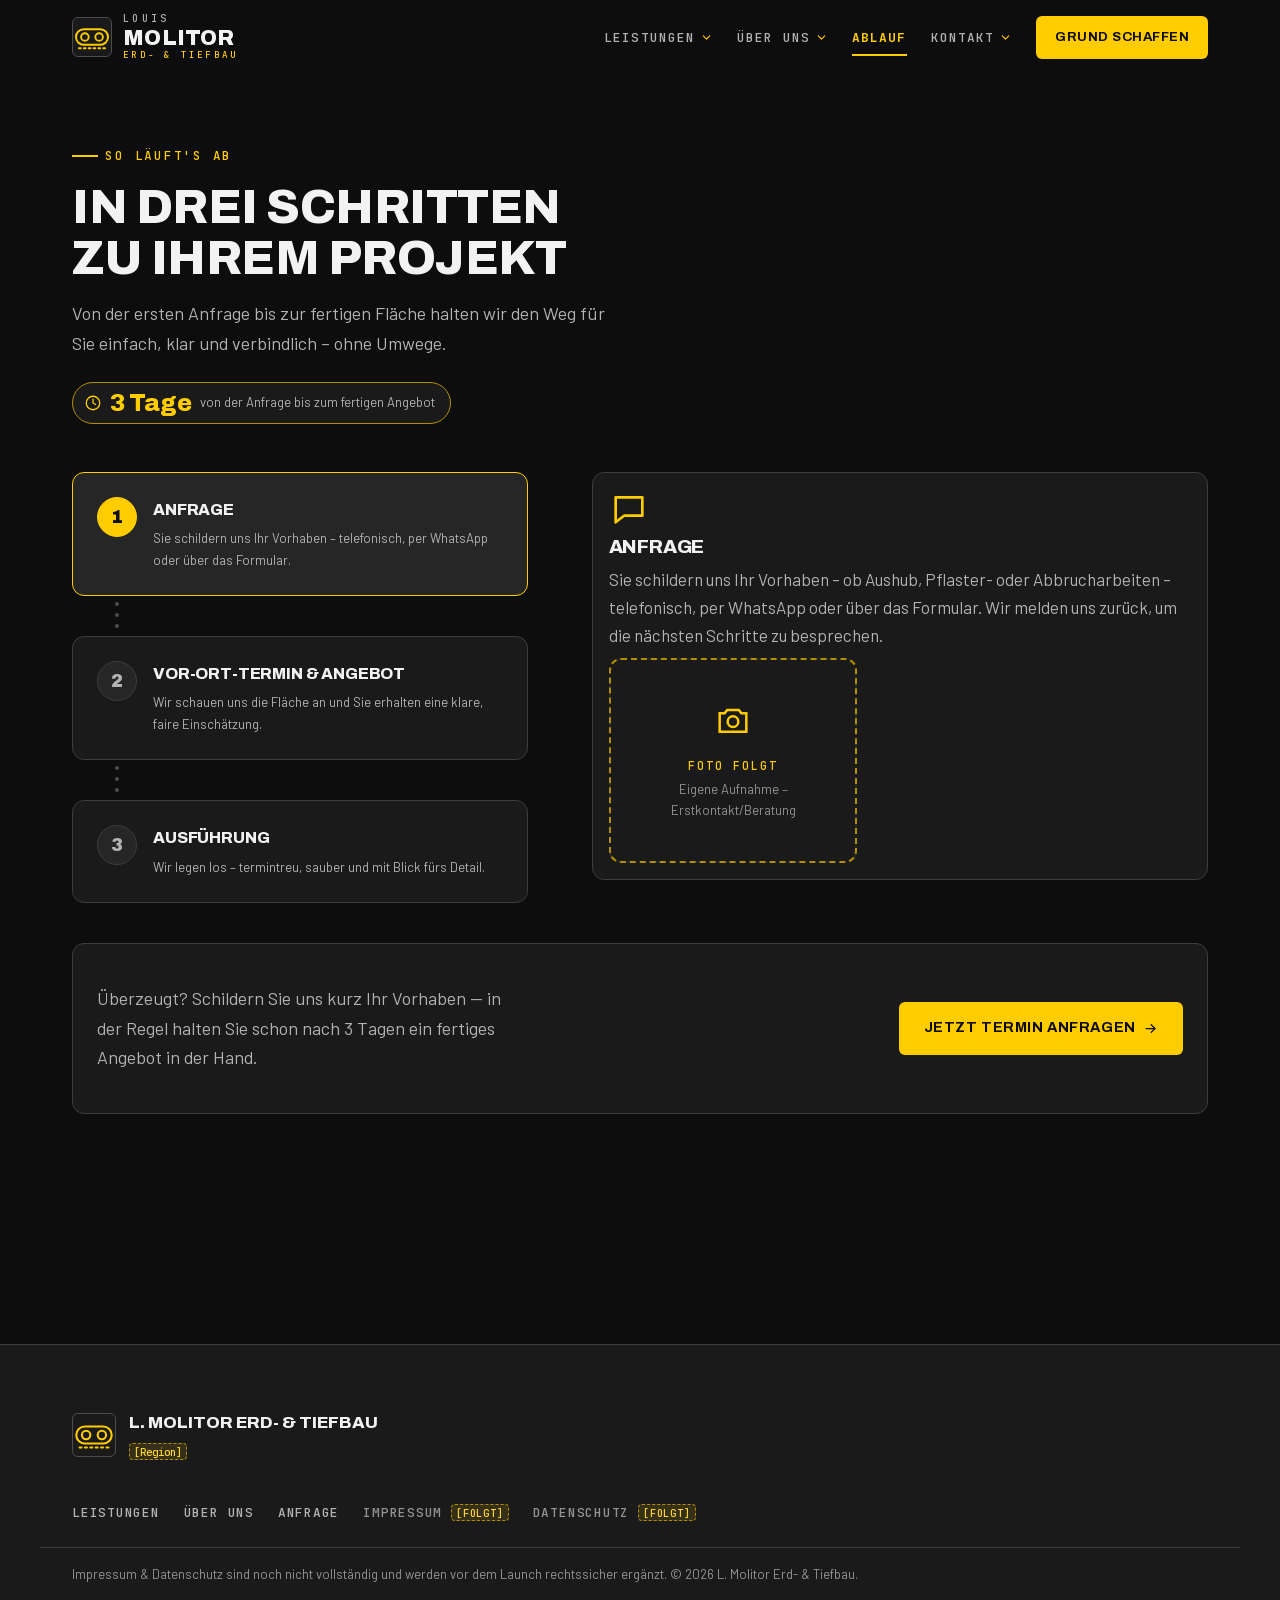
<file: ablauf.html>
<!doctype html>
<html lang="de">
<head>
  <meta charset="utf-8">
  <meta name="viewport" content="width=device-width, initial-scale=1">

  <!-- SEO: Region-Platzhalter [Region] vor Launch durch echte Region/Städte ersetzen -->
  <title>Ablauf – In drei Schritten zum Projekt | L. Molitor Erd- &amp; Tiefbau</title>
  <meta name="description" content="So arbeiten wir: von der Anfrage über den Vor-Ort-Termin mit fairem Angebot bis zur sauberen, termintreuen Ausführung Ihrer Erd- und Tiefbauarbeiten in [Region].">
  <meta name="theme-color" content="#0D0D0D">
  <meta name="color-scheme" content="dark">
  <link rel="canonical" href="https://molitor-bau.de/ablauf.html">

  <!-- Open Graph (og:image folgt, sobald ein echtes Bild vorliegt) -->
  <meta property="og:type" content="website">
  <meta property="og:locale" content="de_DE">
  <meta property="og:site_name" content="L. Molitor Erd- & Tiefbau">
  <meta property="og:title" content="Ablauf – L. Molitor Erd- & Tiefbau">
  <meta property="og:description" content="Von der Anfrage bis zur Ausführung – klar, fair und termintreu in drei Schritten.">
  <meta property="og:url" content="https://molitor-bau.de/ablauf.html">

  <link rel="icon" href="favicon.svg" type="image/svg+xml">

  <!-- Display-Font vorab laden (Hero-Headline & Wortmarke) -->
  <link rel="preload" href="assets/fonts/archivo-variable.woff2" as="font" type="font/woff2" crossorigin>

  <link rel="stylesheet" href="css/style.css">

  <!-- Animations-Libraries per ESM Import Map (kein Build-Step). Laden vom CDN;
       vor Launch im Datenschutz-Review berücksichtigen. -->
  <script type="importmap">
  {
    "imports": {
      "gsap": "https://esm.sh/gsap@3.12.5",
      "gsap/ScrollTrigger": "https://esm.sh/gsap@3.12.5/ScrollTrigger",
      "lenis": "https://esm.sh/lenis@1.1.14"
    }
  }
  </script>

  <!-- Lokale Suche: LocalBusiness. ACHTUNG Platzhalter – Adresse, Telefon, Geo
       und Öffnungszeiten vor Launch mit echten, verifizierten Daten füllen. -->
  <script type="application/ld+json">
  {
    "@context": "https://schema.org",
    "@type": "GeneralContractor",
    "name": "L. Molitor Erd- & Tiefbau",
    "description": "Einzelbetrieb für Erd- und Tiefbau: Aushub für Fundament, Pool und Hausbau, Pflaster-, Bagger- und Abbrucharbeiten.",
    "url": "https://molitor-bau.de/",
    "founder": "Louis Molitor",
    "foundingDate": "2026-04-01",
    "areaServed": {
      "@type": "GeoCircle",
      "geoRadius": "60000",
      "description": "Umkreis von rund 60 km um [Standort]"
    },
    "knowsAbout": ["Erdarbeiten", "Tiefbau", "Baggerarbeiten", "Aushub", "Pflasterarbeiten", "Bodenplatten", "Abbruch", "Wegebau"]
  }
  </script>
</head>
<body>

  <!-- ============ SVG-Icon-Sprite (Lucide/Tabler-Stil, MIT, eigen gezeichnet) ============ -->
  <svg width="0" height="0" class="svg-sprite" aria-hidden="true" focusable="false" style="position:absolute">
    <defs>
      <!-- Marken-Symbol: stilisiertes Kettenlaufwerk (Bagger-Kette) -->
      <symbol id="i-track" viewBox="0 0 32 32">
        <rect x="2.5" y="9.5" width="27" height="13" rx="6.5"/>
        <circle cx="10" cy="16" r="3.2"/>
        <circle cx="22" cy="16" r="3.2"/>
        <path d="M5 25.5h22" stroke-dasharray="1.5 2.6"/>
      </symbol>
      <!-- Leistungs-Icons -->
      <symbol id="i-shovel" viewBox="0 0 24 24"><path d="M8 3h8"/><path d="M12 3v11"/><path d="M8 14h8l-2 6h-4z"/><path d="M2 20h6"/><path d="M16 20h6"/></symbol>
      <symbol id="i-layers" viewBox="0 0 24 24"><path d="M12 3l9 5-9 5-9-5 9-5z"/><path d="M3 13l9 5 9-5"/></symbol>
      <symbol id="i-excavator" viewBox="0 0 24 24"><path d="M2 17a2 2 0 1 0 4 0a2 2 0 1 0 -4 0"/><path d="M11 17a2 2 0 1 0 4 0a2 2 0 1 0 -4 0"/><path d="M13 19l-9 0"/><path d="M4 15l9 0"/><path d="M8 12v-5h2a3 3 0 0 1 3 3v5"/><path d="M5 15v-2a1 1 0 0 1 1 -1h7"/><path d="M21.12 9.88l-3.12 -4.88l-5 5"/><path d="M21.12 9.88a3 3 0 0 1 -2.12 5.12a3 3 0 0 1 -2.12 -.88l4.24 -4.24"/></symbol>
      <symbol id="i-paving" viewBox="0 0 24 24"><rect x="3" y="4" width="7" height="7" rx="1"/><rect x="14" y="4" width="7" height="7" rx="1"/><rect x="3" y="15" width="7" height="5" rx="1"/><rect x="14" y="15" width="7" height="5" rx="1"/></symbol>
      <symbol id="i-slab" viewBox="0 0 24 24"><path d="M2 8l10-5 10 5-10 5-10-5z"/><path d="M2 8v4l10 5 10-5V8"/><path d="M7 5.5l10 5"/><path d="M17 5.5l-10 5"/></symbol>
      <symbol id="i-hammer" viewBox="0 0 24 24"><path d="M12 15v6"/><path d="M16 5h4"/><path d="M8 5h-4"/><path d="M15 11h-6a1 1 0 0 1 -1 -1v-6a1 1 0 0 1 1 -1h6a1 1 0 0 1 1 1v6a1 1 0 0 1 -1 1"/><path d="M14 11h-4v3a1 1 0 0 0 1 1h2a1 1 0 0 0 1 -1v-3"/></symbol>
      <!-- Werte-Icons -->
      <symbol id="i-hardhat" viewBox="0 0 24 24"><path d="M3 18h18"/><path d="M4 18a8 8 0 0 1 16 0"/><path d="M10 6.5V5a2 2 0 0 1 4 0v1.5"/><path d="M8 7.5a8.5 8.5 0 0 1 8 0"/></symbol>
      <symbol id="i-check" viewBox="0 0 24 24"><path d="M4 12.5l5 5 11-11"/></symbol>
      <symbol id="i-pin" viewBox="0 0 24 24"><path d="M12 21s7-6.5 7-12a7 7 0 1 0-14 0c0 5.5 7 12 7 12z"/><circle cx="12" cy="9" r="2.5"/></symbol>
      <symbol id="i-handshake" viewBox="0 0 24 24"><path d="M12 8l-2-1.5a2 2 0 0 0-2.3 0L3 9.5V16l3 2"/><path d="M12 8l2-1.5a2 2 0 0 1 2.3 0L21 9.5V16l-3 2"/><path d="M8 13l2.5 2.2a1.6 1.6 0 0 0 2.2 0L18 11"/></symbol>
      <symbol id="i-user" viewBox="0 0 24 24"><circle cx="12" cy="8" r="4"/><path d="M4 20c0-4.4 3.6-7 8-7s8 2.6 8 7"/></symbol>
      <!-- Ablauf / Kontakt -->
      <symbol id="i-chat" viewBox="0 0 24 24"><path d="M4 5h16v11H9l-5 4z"/></symbol>
      <symbol id="i-clipboard" viewBox="0 0 24 24"><rect x="5" y="4" width="14" height="17" rx="2"/><path d="M9 4V3a1 1 0 0 1 1-1h4a1 1 0 0 1 1 1v1"/><path d="M8.5 11h7M8.5 15h5"/></symbol>
      <symbol id="i-truck" viewBox="0 0 24 24"><path d="M2 6h11v9H2z"/><path d="M13 9h4l4 3v3h-8z"/><circle cx="7" cy="18" r="1.8"/><circle cx="17.5" cy="18" r="1.8"/></symbol>
      <symbol id="i-phone" viewBox="0 0 24 24"><path d="M5 3h3l2 5-2.5 1.5a12 12 0 0 0 5 5L14 14l5 2v3a2 2 0 0 1-2 2A15 15 0 0 1 3 5a2 2 0 0 1 2-2z"/></symbol>
      <symbol id="i-whatsapp" viewBox="0 0 24 24"><path d="M4 20l1.4-4A8 8 0 1 1 9 19.5z"/><path d="M9 9.5c0 3 2.5 5.5 5.5 5.5.6 0 1-.4 1-1v-.8l-1.8-.8-.9.9a4.2 4.2 0 0 1-2-2l.9-.9L10 8.5H9.2c-.1 0-.2.5-.2 1z"/></symbol>
      <symbol id="i-mail" viewBox="0 0 24 24"><rect x="3" y="5" width="18" height="14" rx="2"/><path d="M4 7l8 6 8-6"/></symbol>
      <symbol id="i-camera" viewBox="0 0 24 24"><path d="M4 8h3l1.5-2h7L17 8h3v11H4z"/><circle cx="12" cy="13" r="3.2"/></symbol>
      <symbol id="i-arrow" viewBox="0 0 24 24"><path d="M5 12h14"/><path d="M13 6l6 6-6 6"/></symbol>
      <symbol id="i-menu" viewBox="0 0 24 24"><path d="M4 7h16M4 12h16M4 17h16"/></symbol>
      <symbol id="i-close" viewBox="0 0 24 24"><path d="M6 6l12 12M18 6L6 18"/></symbol>
      <symbol id="i-chevron" viewBox="0 0 24 24"><path d="M6 9l6 6 6-6"/></symbol>
      <symbol id="i-instagram" viewBox="0 0 24 24"><rect x="4" y="4" width="16" height="16" rx="4.5"/><circle cx="12" cy="12" r="3.6"/><circle cx="17" cy="7" r="1"/></symbol>
      <symbol id="i-clock" viewBox="0 0 24 24"><circle cx="12" cy="12" r="9"/><path d="M12 7v5l3.5 2"/></symbol>
    </defs>
  </svg>

  <!-- ============================== HEADER ============================== -->
  <header class="site-header" data-header>
    <div class="site-header__inner">
      <a class="brand" href="index.html" aria-label="L. Molitor Erd- und Tiefbau – Startseite">
        <span class="brand__mark" aria-hidden="true">
          <svg class="icon icon--mark"><use href="#i-track"></use></svg>
        </span>
        <span class="brand__text">
          <span class="brand__pre">Louis</span>
          <span class="brand__name">Molitor</span>
          <span class="brand__claim">Erd- &amp; Tiefbau</span>
        </span>
      </a>

      <nav class="main-nav" aria-label="Hauptnavigation">
        <ul class="main-nav__list">

          <!-- Leistungen: Link (Klick -> Seite) mit Hover-Mega-Dropdown -->
          <li class="main-nav__item main-nav__item--mega" data-nav-dropdown>
            <a class="main-nav__trigger" href="leistungen.html" aria-haspopup="true" aria-expanded="false" data-nav-trigger>
              Leistungen
              <svg class="main-nav__chevron" aria-hidden="true"><use href="#i-chevron"></use></svg>
            </a>
            <div class="mega" id="mega-leistungen" data-nav-panel>
              <div class="mega__inner mega__inner--services">
                <ul class="mega-cards">
                  <li>
                    <a class="mega-card" href="leistungen.html#leistung-tiefbau">
                      <svg class="mega-card__icon" aria-hidden="true"><use href="#i-layers"></use></svg>
                      <span class="mega-card__title">Tiefbau</span>
                      <span class="mega-card__text">Solide Basis für alles, was darauf entsteht.</span>
                    </a>
                  </li>
                  <li>
                    <a class="mega-card" href="leistungen.html#leistung-erdarbeiten">
                      <svg class="mega-card__icon" aria-hidden="true"><use href="#i-shovel"></use></svg>
                      <span class="mega-card__title">Erdarbeiten &amp; Aushub</span>
                      <span class="mega-card__text">Aushub für Fundament, Pool und Hausbau.</span>
                    </a>
                  </li>
                  <li>
                    <a class="mega-card" href="leistungen.html#leistung-pflaster">
                      <svg class="mega-card__icon" aria-hidden="true"><use href="#i-paving"></use></svg>
                      <span class="mega-card__title">Pflasterarbeiten</span>
                      <span class="mega-card__text">Wege, Einfahrten und Flächen, sauber verlegt.</span>
                    </a>
                  </li>
                </ul>
                <div class="mega-aside">
                  <p class="mega-aside__label">Außerdem</p>
                  <ul class="mega-list">
                    <li><a class="mega-list__link" href="leistungen.html#leistung-baggerarbeiten"><svg class="mega-list__icon" aria-hidden="true"><use href="#i-excavator"></use></svg>Baggerarbeiten</a></li>
                    <li><a class="mega-list__link" href="leistungen.html#leistung-bodenplatten"><svg class="mega-list__icon" aria-hidden="true"><use href="#i-slab"></use></svg>Bodenplatten</a></li>
                    <li><a class="mega-list__link" href="leistungen.html#leistung-abbruch"><svg class="mega-list__icon" aria-hidden="true"><use href="#i-hammer"></use></svg>Abbruch &amp; Wegebau</a></li>
                  </ul>
                  <a class="mega-aside__all" href="leistungen.html">Alle Leistungen ansehen
                    <svg class="icon icon--inline" aria-hidden="true"><use href="#i-arrow"></use></svg>
                  </a>
                </div>
              </div>
            </div>
          </li>

          <!-- Über uns: Link mit Hover-Mega-Dropdown -->
          <li class="main-nav__item main-nav__item--mega" data-nav-dropdown>
            <a class="main-nav__trigger" href="ueber-uns.html" aria-haspopup="true" aria-expanded="false" data-nav-trigger>
              Über uns
              <svg class="main-nav__chevron" aria-hidden="true"><use href="#i-chevron"></use></svg>
            </a>
            <div class="mega" id="mega-ueber" data-nav-panel>
              <div class="mega__inner mega__inner--about">
                <a class="mega-feature" href="ueber-uns.html">
                  <svg class="mega-feature__icon" aria-hidden="true"><use href="#i-user"></use></svg>
                  <span class="mega-feature__name">Ihr Ansprechpartner</span>
                  <span class="mega-feature__role">Louis Molitor</span>
                </a>
                <ul class="mega-tiles">
                  <li>
                    <a class="mega-tile" href="ueber-uns.html#warum">
                      <svg class="mega-tile__icon" aria-hidden="true"><use href="#i-check"></use></svg>
                      <span class="mega-tile__title">Warum Molitor</span>
                      <span class="mega-tile__text">Worauf Sie sich verlassen können</span>
                    </a>
                  </li>
                  <li>
                    <a class="mega-tile" href="mailto:[Adresse]">
                      <svg class="mega-tile__icon" aria-hidden="true"><use href="#i-mail"></use></svg>
                      <span class="mega-tile__title">Kontakt per E-Mail</span>
                      <span class="mega-tile__text"><span class="ph">[Adresse]</span></span>
                    </a>
                  </li>
                  <li>
                    <a class="mega-tile" href="#" aria-disabled="true">
                      <svg class="mega-tile__icon" aria-hidden="true"><use href="#i-instagram"></use></svg>
                      <span class="mega-tile__title">Socials</span>
                      <span class="mega-tile__text">Instagram <span class="ph">[Link]</span></span>
                    </a>
                  </li>
                  <li>
                    <div class="mega-tile mega-tile--legal">
                      <svg class="mega-tile__icon" aria-hidden="true"><use href="#i-clipboard"></use></svg>
                      <span class="mega-tile__title">Rechtliches</span>
                      <span class="mega-tile__text">
                        <a class="mega-tile__legal" href="#" aria-disabled="true">Impressum <span class="ph">[folgt]</span></a>
                        <a class="mega-tile__legal" href="#" aria-disabled="true">Datenschutz <span class="ph">[folgt]</span></a>
                      </span>
                    </div>
                  </li>
                </ul>
              </div>
            </div>
          </li>

          <!-- Ablauf: einfacher Link -->
          <li class="main-nav__item">
            <a class="main-nav__link" href="ablauf.html" aria-current="page">Ablauf</a>
          </li>

          <!-- Kontakt: reines Hover/Fokus-Dropdown (kein Link, keine Seite) -->
          <li class="main-nav__item main-nav__item--hover" data-nav-dropdown>
            <button class="main-nav__trigger main-nav__trigger--static" type="button" aria-haspopup="true" aria-expanded="false" data-nav-trigger>
              Kontakt
              <svg class="main-nav__chevron" aria-hidden="true"><use href="#i-chevron"></use></svg>
            </button>
            <div class="mini" data-nav-panel>
              <p class="mini__label">Direkter Draht</p>
              <ul class="contact-links">
                <li><a class="contact-links__item" href="tel:[Nummer]"><svg class="contact-links__icon" aria-hidden="true"><use href="#i-phone"></use></svg><span class="contact-links__text">Telefon <span class="ph">[Nummer]</span></span></a></li>
                <li><a class="contact-links__item" href="https://wa.me/[Nummer]"><svg class="contact-links__icon" aria-hidden="true"><use href="#i-whatsapp"></use></svg><span class="contact-links__text">WhatsApp <span class="ph">[Nummer]</span></span></a></li>
                <li><a class="contact-links__item" href="mailto:[Adresse]"><svg class="contact-links__icon" aria-hidden="true"><use href="#i-mail"></use></svg><span class="contact-links__text">E-Mail <span class="ph">[Adresse]</span></span></a></li>
                <li><a class="contact-links__item" href="#" aria-disabled="true"><svg class="contact-links__icon" aria-hidden="true"><use href="#i-instagram"></use></svg><span class="contact-links__text">Instagram <span class="ph">[Link]</span></span></a></li>
              </ul>
            </div>
          </li>

        </ul>

        <a class="btn btn--primary btn--sm" href="anfrage.html">Grund schaffen</a>
      </nav>

      <button class="nav-toggle" type="button" aria-label="Menü öffnen" aria-expanded="false" aria-controls="mobile-menu" data-nav-toggle>
        <svg class="icon"><use href="#i-menu"></use></svg>
      </button>
    </div>

    <!-- Mobiles Overlay-Menü: Dropdowns werden zu Akkordeons -->
    <nav class="mobile-menu" id="mobile-menu" aria-label="Menü" data-mobile-menu hidden>
      <ul class="mobile-menu__list">

        <li class="mobile-menu__group">
          <button class="mobile-menu__acc" type="button" aria-expanded="false" aria-controls="acc-leistungen" data-acc-trigger>
            Leistungen
            <svg class="mobile-menu__chevron" aria-hidden="true"><use href="#i-chevron"></use></svg>
          </button>
          <div class="mobile-menu__panel" id="acc-leistungen" data-acc-panel hidden>
            <a class="mobile-menu__sub mobile-menu__sub--all" href="leistungen.html">Alle Leistungen ansehen</a>
            <a class="mobile-menu__sub" href="leistungen.html#leistung-tiefbau">Tiefbau</a>
            <a class="mobile-menu__sub" href="leistungen.html#leistung-erdarbeiten">Erdarbeiten &amp; Aushub</a>
            <a class="mobile-menu__sub" href="leistungen.html#leistung-pflaster">Pflasterarbeiten</a>
            <a class="mobile-menu__sub" href="leistungen.html#leistung-baggerarbeiten">Baggerarbeiten</a>
            <a class="mobile-menu__sub" href="leistungen.html#leistung-bodenplatten">Bodenplatten</a>
            <a class="mobile-menu__sub" href="leistungen.html#leistung-abbruch">Abbruch &amp; Wegebau</a>
          </div>
        </li>

        <li class="mobile-menu__group">
          <button class="mobile-menu__acc" type="button" aria-expanded="false" aria-controls="acc-ueber" data-acc-trigger>
            Über uns
            <svg class="mobile-menu__chevron" aria-hidden="true"><use href="#i-chevron"></use></svg>
          </button>
          <div class="mobile-menu__panel" id="acc-ueber" data-acc-panel hidden>
            <a class="mobile-menu__sub" href="ueber-uns.html">Ihr Ansprechpartner – Louis Molitor</a>
            <a class="mobile-menu__sub" href="ueber-uns.html#warum">Warum Molitor</a>
            <a class="mobile-menu__sub" href="mailto:[Adresse]">Kontakt per E-Mail <span class="ph">[Adresse]</span></a>
            <a class="mobile-menu__sub" href="#" aria-disabled="true">Instagram <span class="ph">[Link]</span></a>
            <div class="mobile-menu__sub">
              Rechtliches
              <span class="mobile-menu__legal">
                <a href="#" aria-disabled="true">Impressum <span class="ph">[folgt]</span></a>
                <a href="#" aria-disabled="true">Datenschutz <span class="ph">[folgt]</span></a>
              </span>
            </div>
          </div>
        </li>

        <li class="mobile-menu__group">
          <a class="mobile-menu__link" href="ablauf.html" aria-current="page">Ablauf</a>
        </li>

        <li class="mobile-menu__group">
          <button class="mobile-menu__acc" type="button" aria-expanded="false" aria-controls="acc-kontakt" data-acc-trigger>
            Kontakt
            <svg class="mobile-menu__chevron" aria-hidden="true"><use href="#i-chevron"></use></svg>
          </button>
          <div class="mobile-menu__panel" id="acc-kontakt" data-acc-panel hidden>
            <a class="mobile-menu__sub" href="tel:[Nummer]">Telefon <span class="ph">[Nummer]</span></a>
            <a class="mobile-menu__sub" href="https://wa.me/[Nummer]">WhatsApp <span class="ph">[Nummer]</span></a>
            <a class="mobile-menu__sub" href="mailto:[Adresse]">E-Mail <span class="ph">[Adresse]</span></a>
            <a class="mobile-menu__sub" href="#" aria-disabled="true">Instagram <span class="ph">[Link]</span></a>
          </div>
        </li>

      </ul>
      <a class="btn btn--primary" href="anfrage.html">Grund schaffen</a>
    </nav>
  </header>

  <main>

    <!-- ============================ SEITEN-KOPF ============================ -->
    <section class="page-hero" aria-labelledby="page-title">
      <div class="section__head">
        <p class="section__kicker" data-reveal>So läuft's ab</p>
        <h1 class="section__title" id="page-title" data-reveal>In drei Schritten zu Ihrem Projekt</h1>
        <p class="section__intro" data-reveal>
          Von der ersten Anfrage bis zur fertigen Fläche halten wir den Weg für Sie
          einfach, klar und verbindlich – ohne Umwege.
        </p>
      </div>

      <!-- Platzhalter-Angabe: "3 Tage bis zum Angebot" vor Launch mit Louis abstimmen/bestätigen
           (bewusst "Tage" statt "Werktage" – falls Werktage gemeint sind, Text zurückändern) -->
      <div class="process-highlight" data-reveal>
        <svg class="process-highlight__icon" aria-hidden="true"><use href="#i-clock"></use></svg>
        <span class="process-highlight__value">3 Tage</span>
        <span class="process-highlight__text">von der Anfrage bis zum fertigen Angebot</span>
      </div>
    </section>

    <!-- ============================== ABLAUF ============================== -->
    <section class="section process" aria-label="Projektablauf">
      <div class="process-interactive" data-process data-reveal>

        <ol class="process-steps">
          <li>
            <button type="button" class="process-step process-step--active" data-process-trigger data-step="1" aria-current="step" aria-controls="process-panel-1">
              <span class="process-step__num">1</span>
              <span class="process-step__body">
                <span class="process-step__title">Anfrage</span>
                <span class="process-step__text">Sie schildern uns Ihr Vorhaben – telefonisch, per WhatsApp oder über das Formular.</span>
              </span>
              <span class="process-connector" data-process-connector="1" aria-hidden="true">
                <span class="process-connector__dot" data-process-connector-dot></span>
                <span class="process-connector__dot" data-process-connector-dot></span>
                <span class="process-connector__dot" data-process-connector-dot></span>
              </span>
            </button>
          </li>
          <li>
            <button type="button" class="process-step" data-process-trigger data-step="2" aria-controls="process-panel-2">
              <span class="process-step__num">2</span>
              <span class="process-step__body">
                <span class="process-step__title">Vor-Ort-Termin &amp; Angebot</span>
                <span class="process-step__text">Wir schauen uns die Fläche an und Sie erhalten eine klare, faire Einschätzung.</span>
              </span>
              <span class="process-connector" data-process-connector="2" aria-hidden="true">
                <span class="process-connector__dot" data-process-connector-dot></span>
                <span class="process-connector__dot" data-process-connector-dot></span>
                <span class="process-connector__dot" data-process-connector-dot></span>
              </span>
            </button>
          </li>
          <li>
            <button type="button" class="process-step" data-process-trigger data-step="3" aria-controls="process-panel-3">
              <span class="process-step__num">3</span>
              <span class="process-step__body">
                <span class="process-step__title">Ausführung</span>
                <span class="process-step__text">Wir legen los – termintreu, sauber und mit Blick fürs Detail.</span>
              </span>
            </button>
          </li>
        </ol>

        <div class="process-detail" aria-live="polite">

          <div class="process-panel" data-process-panel data-step="1" id="process-panel-1">
            <svg class="process-panel__icon" aria-hidden="true"><use href="#i-chat"></use></svg>
            <h2 class="process-panel__title">Anfrage</h2>
            <p class="process-panel__text">
              Sie schildern uns Ihr Vorhaben – ob Aushub, Pflaster- oder Abbrucharbeiten – telefonisch,
              per WhatsApp oder über das Formular. Wir melden uns zurück, um die nächsten Schritte zu besprechen.
            </p>
            <!-- Foto-Platzhalter: data-image markiert den künftigen Bildpfad – figure gegen echtes <img> tauschen, sobald ein Foto vorliegt -->
            <figure class="photo-frame photo-frame--panel" data-image="assets/images/ablauf-anfrage.jpg">
              <svg class="photo-frame__icon" aria-hidden="true"><use href="#i-camera"></use></svg>
              <figcaption class="photo-frame__label">
                <span class="photo-frame__tag">Foto folgt</span>
                <span class="photo-frame__hint">Eigene Aufnahme – Erstkontakt/Beratung</span>
              </figcaption>
            </figure>
          </div>

          <div class="process-panel" data-process-panel data-step="2" id="process-panel-2" hidden>
            <svg class="process-panel__icon" aria-hidden="true"><use href="#i-clipboard"></use></svg>
            <h2 class="process-panel__title">Vor-Ort-Termin &amp; Angebot</h2>
            <p class="process-panel__text">
              Wir schauen uns die Fläche gemeinsam mit Ihnen vor Ort an und besprechen, was möglich und sinnvoll ist.
              Daraus entsteht eine klare, faire Einschätzung, die Sie in Ruhe prüfen können.
            </p>
            <figure class="photo-frame photo-frame--panel" data-image="assets/images/ablauf-termin.jpg">
              <svg class="photo-frame__icon" aria-hidden="true"><use href="#i-camera"></use></svg>
              <figcaption class="photo-frame__label">
                <span class="photo-frame__tag">Foto folgt</span>
                <span class="photo-frame__hint">Eigene Aufnahme – Vor-Ort-Termin</span>
              </figcaption>
            </figure>
          </div>

          <div class="process-panel" data-process-panel data-step="3" id="process-panel-3" hidden>
            <svg class="process-panel__icon" aria-hidden="true"><use href="#i-truck"></use></svg>
            <h2 class="process-panel__title">Ausführung</h2>
            <p class="process-panel__text">
              Nach Ihrer Zusage legen wir los – termintreu, sauber und mit Blick fürs Detail,
              bis die Fläche fertig übergeben werden kann.
            </p>
            <figure class="photo-frame photo-frame--panel" data-image="assets/images/ablauf-ausfuehrung.jpg">
              <svg class="photo-frame__icon" aria-hidden="true"><use href="#i-camera"></use></svg>
              <figcaption class="photo-frame__label">
                <span class="photo-frame__tag">Foto folgt</span>
                <span class="photo-frame__hint">Eigene Aufnahme – Louis am Bagger</span>
              </figcaption>
            </figure>
          </div>

        </div>
      </div>

      <div class="process-cta" data-reveal>
        <p class="process-cta__text">
          Überzeugt? Schildern Sie uns kurz Ihr Vorhaben — in der Regel halten Sie schon
          nach 3 Tagen ein fertiges Angebot in der Hand.
        </p>
        <a class="btn btn--primary" href="anfrage.html">
          Jetzt Termin anfragen
          <svg class="icon icon--inline" aria-hidden="true"><use href="#i-arrow"></use></svg>
        </a>
      </div>
    </section>

  </main>

  <!-- ============================== FOOTER ============================== -->
  <footer class="site-footer">
    <div class="site-footer__inner">
      <div class="footer__brand">
        <span class="brand__mark" aria-hidden="true">
          <svg class="icon icon--mark"><use href="#i-track"></use></svg>
        </span>
        <div>
          <p class="footer__name">L. Molitor Erd- &amp; Tiefbau</p>
          <p class="footer__region"><span class="ph">[Region]</span></p>
        </div>
      </div>

      <nav class="footer__nav" aria-label="Footer-Navigation">
        <a href="leistungen.html">Leistungen</a>
        <a href="ueber-uns.html">Über uns</a>
        <a href="anfrage.html">Anfrage</a>
        <a href="#" aria-disabled="true" class="footer__legal">Impressum <span class="ph">[folgt]</span></a>
        <a href="#" aria-disabled="true" class="footer__legal">Datenschutz <span class="ph">[folgt]</span></a>
      </nav>
    </div>

    <p class="footer__note">
      Impressum &amp; Datenschutz sind noch nicht vollständig und werden vor dem Launch
      rechtssicher ergänzt. © <span data-year>2026</span> L. Molitor Erd- &amp; Tiefbau.
    </p>
  </footer>

  <script type="module" src="js/main.js"></script>
</body>
</html>
</file>
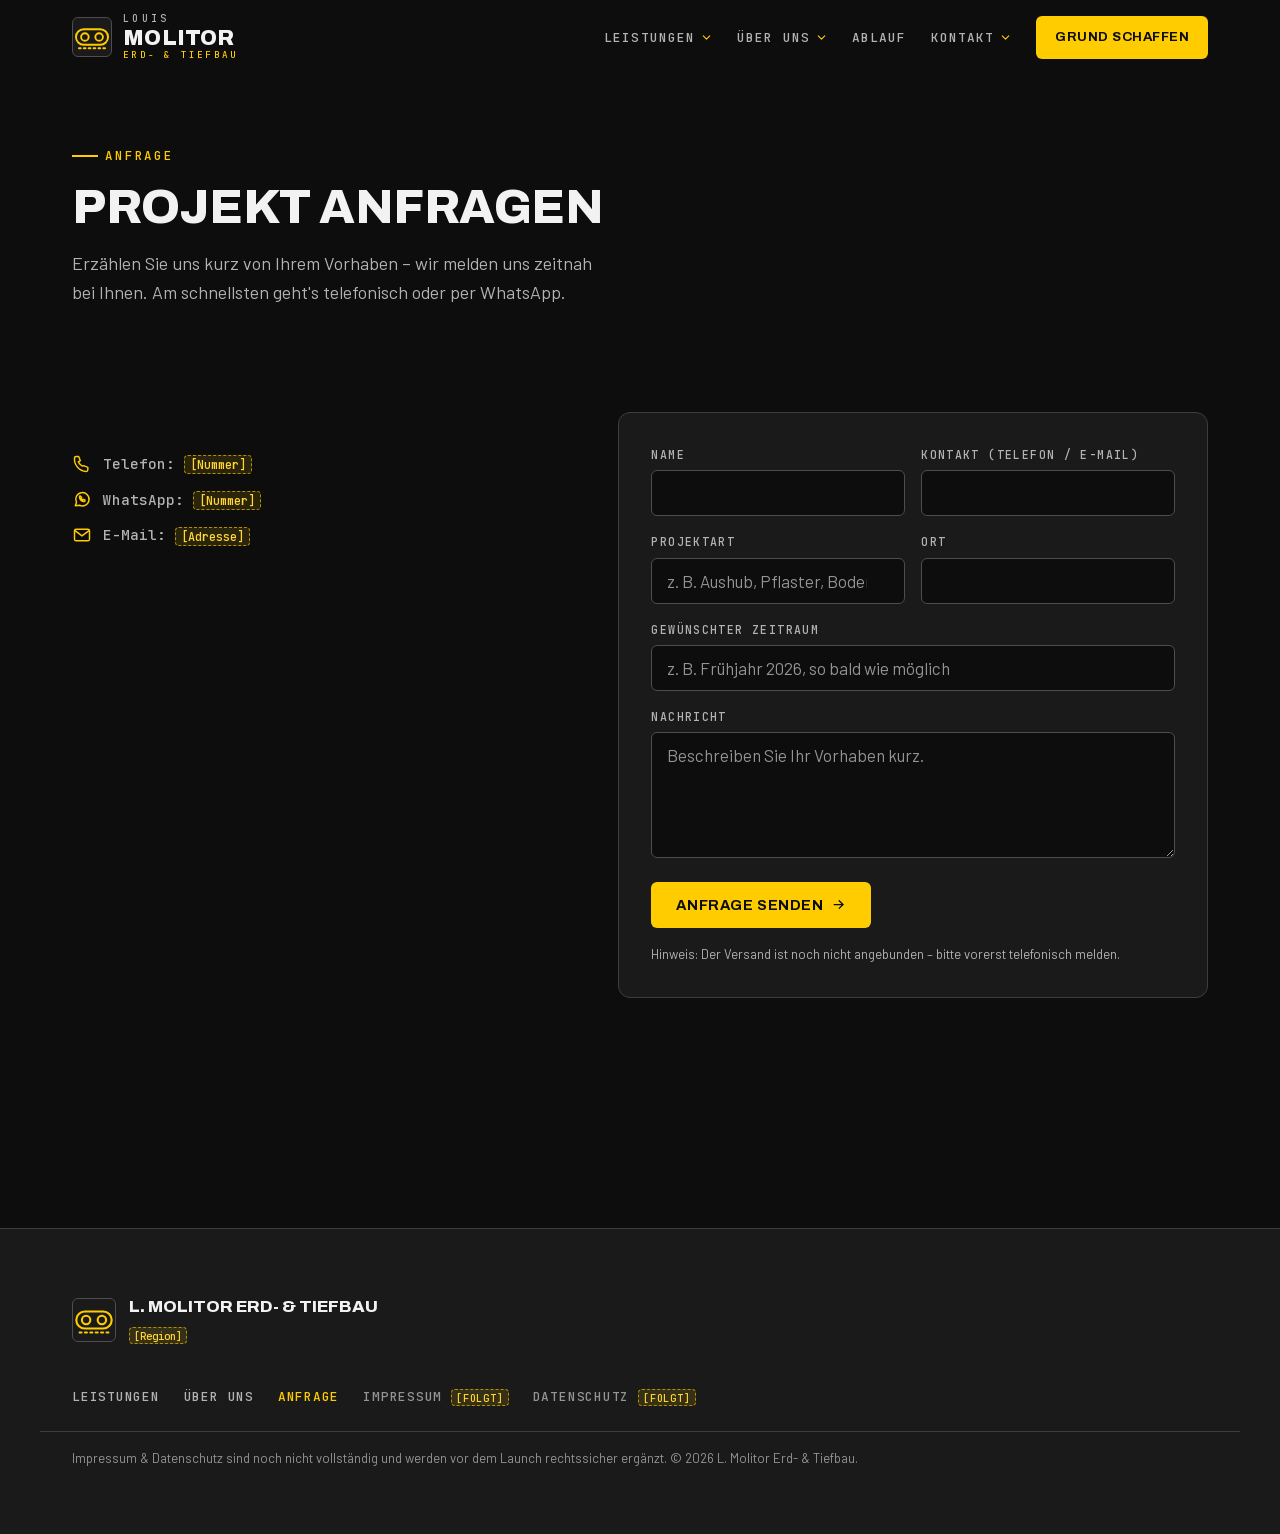
<file: anfrage.html>
<!doctype html>
<html lang="de">
<head>
  <meta charset="utf-8">
  <meta name="viewport" content="width=device-width, initial-scale=1">

  <!-- SEO: Region-Platzhalter [Region] vor Launch durch echte Region/Städte ersetzen -->
  <title>Anfrage – Projekt anfragen | L. Molitor Erd- &amp; Tiefbau [Region]</title>
  <meta name="description" content="Projekt anfragen bei L. Molitor Erd- &amp; Tiefbau: Erzählen Sie uns kurz von Ihrem Vorhaben über das Formular – oder direkt per Telefon und WhatsApp. Persönlich in [Region] und im Umkreis von 60 km.">
  <meta name="theme-color" content="#0D0D0D">
  <meta name="color-scheme" content="dark">
  <link rel="canonical" href="https://molitor-bau.de/anfrage.html">

  <!-- Open Graph (og:image folgt, sobald ein echtes Bild vorliegt) -->
  <meta property="og:type" content="website">
  <meta property="og:locale" content="de_DE">
  <meta property="og:site_name" content="L. Molitor Erd- & Tiefbau">
  <meta property="og:title" content="Anfrage – L. Molitor Erd- & Tiefbau">
  <meta property="og:description" content="Erzählen Sie uns kurz von Ihrem Vorhaben – wir melden uns zeitnah. Am schnellsten per Telefon oder WhatsApp.">
  <meta property="og:url" content="https://molitor-bau.de/anfrage.html">

  <link rel="icon" href="favicon.svg" type="image/svg+xml">

  <!-- Display-Font vorab laden (Hero-Headline & Wortmarke) -->
  <link rel="preload" href="assets/fonts/archivo-variable.woff2" as="font" type="font/woff2" crossorigin>

  <link rel="stylesheet" href="css/style.css">

  <!-- Animations-Libraries per ESM Import Map (kein Build-Step). Laden vom CDN;
       vor Launch im Datenschutz-Review berücksichtigen. -->
  <script type="importmap">
  {
    "imports": {
      "gsap": "https://esm.sh/gsap@3.12.5",
      "gsap/ScrollTrigger": "https://esm.sh/gsap@3.12.5/ScrollTrigger",
      "lenis": "https://esm.sh/lenis@1.1.14"
    }
  }
  </script>

  <!-- Lokale Suche: LocalBusiness. ACHTUNG Platzhalter – Adresse, Telefon, Geo
       und Öffnungszeiten vor Launch mit echten, verifizierten Daten füllen. -->
  <script type="application/ld+json">
  {
    "@context": "https://schema.org",
    "@type": "GeneralContractor",
    "name": "L. Molitor Erd- & Tiefbau",
    "description": "Einzelbetrieb für Erd- und Tiefbau: Aushub für Fundament, Pool und Hausbau, Pflaster-, Bagger- und Abbrucharbeiten.",
    "url": "https://molitor-bau.de/",
    "founder": "Louis Molitor",
    "foundingDate": "2026-04-01",
    "areaServed": {
      "@type": "GeoCircle",
      "geoRadius": "60000",
      "description": "Umkreis von rund 60 km um [Standort]"
    },
    "knowsAbout": ["Erdarbeiten", "Tiefbau", "Baggerarbeiten", "Aushub", "Pflasterarbeiten", "Bodenplatten", "Abbruch", "Wegebau"]
  }
  </script>
</head>
<body>

  <!-- ============ SVG-Icon-Sprite (Lucide/Tabler-Stil, MIT, eigen gezeichnet) ============ -->
  <svg width="0" height="0" class="svg-sprite" aria-hidden="true" focusable="false" style="position:absolute">
    <defs>
      <!-- Marken-Symbol: stilisiertes Kettenlaufwerk (Bagger-Kette) -->
      <symbol id="i-track" viewBox="0 0 32 32">
        <rect x="2.5" y="9.5" width="27" height="13" rx="6.5"/>
        <circle cx="10" cy="16" r="3.2"/>
        <circle cx="22" cy="16" r="3.2"/>
        <path d="M5 25.5h22" stroke-dasharray="1.5 2.6"/>
      </symbol>
      <!-- Leistungs-Icons -->
      <symbol id="i-shovel" viewBox="0 0 24 24"><path d="M8 3h8"/><path d="M12 3v11"/><path d="M8 14h8l-2 6h-4z"/><path d="M2 20h6"/><path d="M16 20h6"/></symbol>
      <symbol id="i-layers" viewBox="0 0 24 24"><path d="M12 3l9 5-9 5-9-5 9-5z"/><path d="M3 13l9 5 9-5"/></symbol>
      <symbol id="i-excavator" viewBox="0 0 24 24"><path d="M2 17a2 2 0 1 0 4 0a2 2 0 1 0 -4 0"/><path d="M11 17a2 2 0 1 0 4 0a2 2 0 1 0 -4 0"/><path d="M13 19l-9 0"/><path d="M4 15l9 0"/><path d="M8 12v-5h2a3 3 0 0 1 3 3v5"/><path d="M5 15v-2a1 1 0 0 1 1 -1h7"/><path d="M21.12 9.88l-3.12 -4.88l-5 5"/><path d="M21.12 9.88a3 3 0 0 1 -2.12 5.12a3 3 0 0 1 -2.12 -.88l4.24 -4.24"/></symbol>
      <symbol id="i-paving" viewBox="0 0 24 24"><rect x="3" y="4" width="7" height="7" rx="1"/><rect x="14" y="4" width="7" height="7" rx="1"/><rect x="3" y="15" width="7" height="5" rx="1"/><rect x="14" y="15" width="7" height="5" rx="1"/></symbol>
      <symbol id="i-slab" viewBox="0 0 24 24"><path d="M2 8l10-5 10 5-10 5-10-5z"/><path d="M2 8v4l10 5 10-5V8"/><path d="M7 5.5l10 5"/><path d="M17 5.5l-10 5"/></symbol>
      <symbol id="i-hammer" viewBox="0 0 24 24"><path d="M12 15v6"/><path d="M16 5h4"/><path d="M8 5h-4"/><path d="M15 11h-6a1 1 0 0 1 -1 -1v-6a1 1 0 0 1 1 -1h6a1 1 0 0 1 1 1v6a1 1 0 0 1 -1 1"/><path d="M14 11h-4v3a1 1 0 0 0 1 1h2a1 1 0 0 0 1 -1v-3"/></symbol>
      <!-- Werte-Icons -->
      <symbol id="i-hardhat" viewBox="0 0 24 24"><path d="M3 18h18"/><path d="M4 18a8 8 0 0 1 16 0"/><path d="M10 6.5V5a2 2 0 0 1 4 0v1.5"/><path d="M8 7.5a8.5 8.5 0 0 1 8 0"/></symbol>
      <symbol id="i-check" viewBox="0 0 24 24"><path d="M4 12.5l5 5 11-11"/></symbol>
      <symbol id="i-pin" viewBox="0 0 24 24"><path d="M12 21s7-6.5 7-12a7 7 0 1 0-14 0c0 5.5 7 12 7 12z"/><circle cx="12" cy="9" r="2.5"/></symbol>
      <symbol id="i-handshake" viewBox="0 0 24 24"><path d="M12 8l-2-1.5a2 2 0 0 0-2.3 0L3 9.5V16l3 2"/><path d="M12 8l2-1.5a2 2 0 0 1 2.3 0L21 9.5V16l-3 2"/><path d="M8 13l2.5 2.2a1.6 1.6 0 0 0 2.2 0L18 11"/></symbol>
      <symbol id="i-user" viewBox="0 0 24 24"><circle cx="12" cy="8" r="4"/><path d="M4 20c0-4.4 3.6-7 8-7s8 2.6 8 7"/></symbol>
      <!-- Ablauf / Kontakt -->
      <symbol id="i-chat" viewBox="0 0 24 24"><path d="M4 5h16v11H9l-5 4z"/></symbol>
      <symbol id="i-clipboard" viewBox="0 0 24 24"><rect x="5" y="4" width="14" height="17" rx="2"/><path d="M9 4V3a1 1 0 0 1 1-1h4a1 1 0 0 1 1 1v1"/><path d="M8.5 11h7M8.5 15h5"/></symbol>
      <symbol id="i-truck" viewBox="0 0 24 24"><path d="M2 6h11v9H2z"/><path d="M13 9h4l4 3v3h-8z"/><circle cx="7" cy="18" r="1.8"/><circle cx="17.5" cy="18" r="1.8"/></symbol>
      <symbol id="i-phone" viewBox="0 0 24 24"><path d="M5 3h3l2 5-2.5 1.5a12 12 0 0 0 5 5L14 14l5 2v3a2 2 0 0 1-2 2A15 15 0 0 1 3 5a2 2 0 0 1 2-2z"/></symbol>
      <symbol id="i-whatsapp" viewBox="0 0 24 24"><path d="M4 20l1.4-4A8 8 0 1 1 9 19.5z"/><path d="M9 9.5c0 3 2.5 5.5 5.5 5.5.6 0 1-.4 1-1v-.8l-1.8-.8-.9.9a4.2 4.2 0 0 1-2-2l.9-.9L10 8.5H9.2c-.1 0-.2.5-.2 1z"/></symbol>
      <symbol id="i-mail" viewBox="0 0 24 24"><rect x="3" y="5" width="18" height="14" rx="2"/><path d="M4 7l8 6 8-6"/></symbol>
      <symbol id="i-arrow" viewBox="0 0 24 24"><path d="M5 12h14"/><path d="M13 6l6 6-6 6"/></symbol>
      <symbol id="i-menu" viewBox="0 0 24 24"><path d="M4 7h16M4 12h16M4 17h16"/></symbol>
      <symbol id="i-close" viewBox="0 0 24 24"><path d="M6 6l12 12M18 6L6 18"/></symbol>
      <symbol id="i-chevron" viewBox="0 0 24 24"><path d="M6 9l6 6 6-6"/></symbol>
      <symbol id="i-instagram" viewBox="0 0 24 24"><rect x="4" y="4" width="16" height="16" rx="4.5"/><circle cx="12" cy="12" r="3.6"/><circle cx="17" cy="7" r="1"/></symbol>
    </defs>
  </svg>

  <!-- ============================== HEADER ============================== -->
  <header class="site-header" data-header>
    <div class="site-header__inner">
      <a class="brand" href="index.html" aria-label="L. Molitor Erd- und Tiefbau – Startseite">
        <span class="brand__mark" aria-hidden="true">
          <svg class="icon icon--mark"><use href="#i-track"></use></svg>
        </span>
        <span class="brand__text">
          <span class="brand__pre">Louis</span>
          <span class="brand__name">Molitor</span>
          <span class="brand__claim">Erd- &amp; Tiefbau</span>
        </span>
      </a>

      <nav class="main-nav" aria-label="Hauptnavigation">
        <ul class="main-nav__list">

          <!-- Leistungen: Link (Klick -> Seite) mit Hover-Mega-Dropdown -->
          <li class="main-nav__item main-nav__item--mega" data-nav-dropdown>
            <a class="main-nav__trigger" href="leistungen.html" aria-haspopup="true" aria-expanded="false" data-nav-trigger>
              Leistungen
              <svg class="main-nav__chevron" aria-hidden="true"><use href="#i-chevron"></use></svg>
            </a>
            <div class="mega" id="mega-leistungen" data-nav-panel>
              <div class="mega__inner mega__inner--services">
                <ul class="mega-cards">
                  <li>
                    <a class="mega-card" href="leistungen.html#leistung-tiefbau">
                      <svg class="mega-card__icon" aria-hidden="true"><use href="#i-layers"></use></svg>
                      <span class="mega-card__title">Tiefbau</span>
                      <span class="mega-card__text">Solide Basis für alles, was darauf entsteht.</span>
                    </a>
                  </li>
                  <li>
                    <a class="mega-card" href="leistungen.html#leistung-erdarbeiten">
                      <svg class="mega-card__icon" aria-hidden="true"><use href="#i-shovel"></use></svg>
                      <span class="mega-card__title">Erdarbeiten &amp; Aushub</span>
                      <span class="mega-card__text">Aushub für Fundament, Pool und Hausbau.</span>
                    </a>
                  </li>
                  <li>
                    <a class="mega-card" href="leistungen.html#leistung-pflaster">
                      <svg class="mega-card__icon" aria-hidden="true"><use href="#i-paving"></use></svg>
                      <span class="mega-card__title">Pflasterarbeiten</span>
                      <span class="mega-card__text">Wege, Einfahrten und Flächen, sauber verlegt.</span>
                    </a>
                  </li>
                </ul>
                <div class="mega-aside">
                  <p class="mega-aside__label">Außerdem</p>
                  <ul class="mega-list">
                    <li><a class="mega-list__link" href="leistungen.html#leistung-baggerarbeiten"><svg class="mega-list__icon" aria-hidden="true"><use href="#i-excavator"></use></svg>Baggerarbeiten</a></li>
                    <li><a class="mega-list__link" href="leistungen.html#leistung-bodenplatten"><svg class="mega-list__icon" aria-hidden="true"><use href="#i-slab"></use></svg>Bodenplatten</a></li>
                    <li><a class="mega-list__link" href="leistungen.html#leistung-abbruch"><svg class="mega-list__icon" aria-hidden="true"><use href="#i-hammer"></use></svg>Abbruch &amp; Wegebau</a></li>
                  </ul>
                  <a class="mega-aside__all" href="leistungen.html">Alle Leistungen ansehen
                    <svg class="icon icon--inline" aria-hidden="true"><use href="#i-arrow"></use></svg>
                  </a>
                </div>
              </div>
            </div>
          </li>

          <!-- Über uns: Link mit Hover-Mega-Dropdown -->
          <li class="main-nav__item main-nav__item--mega" data-nav-dropdown>
            <a class="main-nav__trigger" href="ueber-uns.html" aria-haspopup="true" aria-expanded="false" data-nav-trigger>
              Über uns
              <svg class="main-nav__chevron" aria-hidden="true"><use href="#i-chevron"></use></svg>
            </a>
            <div class="mega" id="mega-ueber" data-nav-panel>
              <div class="mega__inner mega__inner--about">
                <a class="mega-feature" href="ueber-uns.html">
                  <svg class="mega-feature__icon" aria-hidden="true"><use href="#i-user"></use></svg>
                  <span class="mega-feature__name">Ihr Ansprechpartner</span>
                  <span class="mega-feature__role">Louis Molitor</span>
                </a>
                <ul class="mega-tiles">
                  <li>
                    <a class="mega-tile" href="ueber-uns.html#warum">
                      <svg class="mega-tile__icon" aria-hidden="true"><use href="#i-check"></use></svg>
                      <span class="mega-tile__title">Warum Molitor</span>
                      <span class="mega-tile__text">Worauf Sie sich verlassen können</span>
                    </a>
                  </li>
                  <li>
                    <a class="mega-tile" href="mailto:[Adresse]">
                      <svg class="mega-tile__icon" aria-hidden="true"><use href="#i-mail"></use></svg>
                      <span class="mega-tile__title">Kontakt per E-Mail</span>
                      <span class="mega-tile__text"><span class="ph">[Adresse]</span></span>
                    </a>
                  </li>
                  <li>
                    <a class="mega-tile" href="#" aria-disabled="true">
                      <svg class="mega-tile__icon" aria-hidden="true"><use href="#i-instagram"></use></svg>
                      <span class="mega-tile__title">Socials</span>
                      <span class="mega-tile__text">Instagram <span class="ph">[Link]</span></span>
                    </a>
                  </li>
                  <li>
                    <div class="mega-tile mega-tile--legal">
                      <svg class="mega-tile__icon" aria-hidden="true"><use href="#i-clipboard"></use></svg>
                      <span class="mega-tile__title">Rechtliches</span>
                      <span class="mega-tile__text">
                        <a class="mega-tile__legal" href="#" aria-disabled="true">Impressum <span class="ph">[folgt]</span></a>
                        <a class="mega-tile__legal" href="#" aria-disabled="true">Datenschutz <span class="ph">[folgt]</span></a>
                      </span>
                    </div>
                  </li>
                </ul>
              </div>
            </div>
          </li>

          <!-- Ablauf: einfacher Link -->
          <li class="main-nav__item">
            <a class="main-nav__link" href="ablauf.html">Ablauf</a>
          </li>

          <!-- Kontakt: reines Hover/Fokus-Dropdown (kein Link, keine Seite) -->
          <li class="main-nav__item main-nav__item--hover" data-nav-dropdown>
            <button class="main-nav__trigger main-nav__trigger--static" type="button" aria-haspopup="true" aria-expanded="false" data-nav-trigger>
              Kontakt
              <svg class="main-nav__chevron" aria-hidden="true"><use href="#i-chevron"></use></svg>
            </button>
            <div class="mini" data-nav-panel>
              <p class="mini__label">Direkter Draht</p>
              <ul class="contact-links">
                <li><a class="contact-links__item" href="tel:[Nummer]"><svg class="contact-links__icon" aria-hidden="true"><use href="#i-phone"></use></svg><span class="contact-links__text">Telefon <span class="ph">[Nummer]</span></span></a></li>
                <li><a class="contact-links__item" href="https://wa.me/[Nummer]"><svg class="contact-links__icon" aria-hidden="true"><use href="#i-whatsapp"></use></svg><span class="contact-links__text">WhatsApp <span class="ph">[Nummer]</span></span></a></li>
                <li><a class="contact-links__item" href="mailto:[Adresse]"><svg class="contact-links__icon" aria-hidden="true"><use href="#i-mail"></use></svg><span class="contact-links__text">E-Mail <span class="ph">[Adresse]</span></span></a></li>
                <li><a class="contact-links__item" href="#" aria-disabled="true"><svg class="contact-links__icon" aria-hidden="true"><use href="#i-instagram"></use></svg><span class="contact-links__text">Instagram <span class="ph">[Link]</span></span></a></li>
              </ul>
            </div>
          </li>

        </ul>

        <a class="btn btn--primary btn--sm" href="anfrage.html">Grund schaffen</a>
      </nav>

      <button class="nav-toggle" type="button" aria-label="Menü öffnen" aria-expanded="false" aria-controls="mobile-menu" data-nav-toggle>
        <svg class="icon"><use href="#i-menu"></use></svg>
      </button>
    </div>

    <!-- Mobiles Overlay-Menü: Dropdowns werden zu Akkordeons -->
    <nav class="mobile-menu" id="mobile-menu" aria-label="Menü" data-mobile-menu hidden>
      <ul class="mobile-menu__list">

        <li class="mobile-menu__group">
          <button class="mobile-menu__acc" type="button" aria-expanded="false" aria-controls="acc-leistungen" data-acc-trigger>
            Leistungen
            <svg class="mobile-menu__chevron" aria-hidden="true"><use href="#i-chevron"></use></svg>
          </button>
          <div class="mobile-menu__panel" id="acc-leistungen" data-acc-panel hidden>
            <a class="mobile-menu__sub mobile-menu__sub--all" href="leistungen.html">Alle Leistungen ansehen</a>
            <a class="mobile-menu__sub" href="leistungen.html#leistung-tiefbau">Tiefbau</a>
            <a class="mobile-menu__sub" href="leistungen.html#leistung-erdarbeiten">Erdarbeiten &amp; Aushub</a>
            <a class="mobile-menu__sub" href="leistungen.html#leistung-pflaster">Pflasterarbeiten</a>
            <a class="mobile-menu__sub" href="leistungen.html#leistung-baggerarbeiten">Baggerarbeiten</a>
            <a class="mobile-menu__sub" href="leistungen.html#leistung-bodenplatten">Bodenplatten</a>
            <a class="mobile-menu__sub" href="leistungen.html#leistung-abbruch">Abbruch &amp; Wegebau</a>
          </div>
        </li>

        <li class="mobile-menu__group">
          <button class="mobile-menu__acc" type="button" aria-expanded="false" aria-controls="acc-ueber" data-acc-trigger>
            Über uns
            <svg class="mobile-menu__chevron" aria-hidden="true"><use href="#i-chevron"></use></svg>
          </button>
          <div class="mobile-menu__panel" id="acc-ueber" data-acc-panel hidden>
            <a class="mobile-menu__sub" href="ueber-uns.html">Ihr Ansprechpartner – Louis Molitor</a>
            <a class="mobile-menu__sub" href="ueber-uns.html#warum">Warum Molitor</a>
            <a class="mobile-menu__sub" href="mailto:[Adresse]">Kontakt per E-Mail <span class="ph">[Adresse]</span></a>
            <a class="mobile-menu__sub" href="#" aria-disabled="true">Instagram <span class="ph">[Link]</span></a>
            <div class="mobile-menu__sub">
              Rechtliches
              <span class="mobile-menu__legal">
                <a href="#" aria-disabled="true">Impressum <span class="ph">[folgt]</span></a>
                <a href="#" aria-disabled="true">Datenschutz <span class="ph">[folgt]</span></a>
              </span>
            </div>
          </div>
        </li>

        <li class="mobile-menu__group">
          <a class="mobile-menu__link" href="ablauf.html">Ablauf</a>
        </li>

        <li class="mobile-menu__group">
          <button class="mobile-menu__acc" type="button" aria-expanded="false" aria-controls="acc-kontakt" data-acc-trigger>
            Kontakt
            <svg class="mobile-menu__chevron" aria-hidden="true"><use href="#i-chevron"></use></svg>
          </button>
          <div class="mobile-menu__panel" id="acc-kontakt" data-acc-panel hidden>
            <a class="mobile-menu__sub" href="tel:[Nummer]">Telefon <span class="ph">[Nummer]</span></a>
            <a class="mobile-menu__sub" href="https://wa.me/[Nummer]">WhatsApp <span class="ph">[Nummer]</span></a>
            <a class="mobile-menu__sub" href="mailto:[Adresse]">E-Mail <span class="ph">[Adresse]</span></a>
            <a class="mobile-menu__sub" href="#" aria-disabled="true">Instagram <span class="ph">[Link]</span></a>
          </div>
        </li>

      </ul>
      <a class="btn btn--primary" href="anfrage.html">Grund schaffen</a>
    </nav>
  </header>

  <main>

    <!-- ============================ SEITEN-KOPF ============================ -->
    <section class="page-hero" aria-labelledby="page-title">
      <div class="section__head">
        <p class="section__kicker" data-reveal>Anfrage</p>
        <h1 class="section__title" id="page-title" data-reveal>Projekt anfragen</h1>
        <p class="section__intro" data-reveal>
          Erzählen Sie uns kurz von Ihrem Vorhaben – wir melden uns zeitnah bei Ihnen.
          Am schnellsten geht's telefonisch oder per WhatsApp.
        </p>
      </div>
    </section>

    <!-- ============================== KONTAKT ============================== -->
    <section class="section contact" aria-label="Kontaktmöglichkeiten und Anfrageformular">
      <div class="contact__grid">
        <div class="contact__intro">
          <ul class="contact__direct" data-reveal>
            <li class="contact__item">
              <svg class="icon" aria-hidden="true"><use href="#i-phone"></use></svg>
              <span>Telefon: <span class="ph">[Nummer]</span></span>
            </li>
            <li class="contact__item">
              <svg class="icon" aria-hidden="true"><use href="#i-whatsapp"></use></svg>
              <span>WhatsApp: <span class="ph">[Nummer]</span></span>
            </li>
            <li class="contact__item">
              <svg class="icon" aria-hidden="true"><use href="#i-mail"></use></svg>
              <span>E-Mail: <span class="ph">[Adresse]</span></span>
            </li>
          </ul>
        </div>

        <!-- Formular: noch ohne Versand-Anbindung. action/method vor Launch setzen (z. B. Formspree) -->
        <form class="form" data-form novalidate>
          <div class="form__row">
            <div class="form__field">
              <label class="form__label" for="f-name">Name</label>
              <input class="form__input" id="f-name" name="name" type="text" autocomplete="name" required>
            </div>
            <div class="form__field">
              <label class="form__label" for="f-contact">Kontakt (Telefon / E-Mail)</label>
              <input class="form__input" id="f-contact" name="contact" type="text" autocomplete="email" required>
            </div>
          </div>

          <div class="form__row">
            <div class="form__field">
              <label class="form__label" for="f-type">Projektart</label>
              <input class="form__input" id="f-type" name="projektart" type="text" list="project-types" placeholder="z. B. Aushub, Pflaster, Bodenplatte">
              <datalist id="project-types">
                <option value="Erdarbeiten &amp; Aushub"></option>
                <option value="Tiefbau"></option>
                <option value="Baggerarbeiten"></option>
                <option value="Pflasterarbeiten"></option>
                <option value="Bodenplatte"></option>
                <option value="Abbruch &amp; Wegebau"></option>
              </datalist>
            </div>
            <div class="form__field">
              <label class="form__label" for="f-place">Ort</label>
              <input class="form__input" id="f-place" name="ort" type="text" autocomplete="address-level2">
            </div>
          </div>

          <div class="form__field">
            <label class="form__label" for="f-time">Gewünschter Zeitraum</label>
            <input class="form__input" id="f-time" name="zeitraum" type="text" placeholder="z. B. Frühjahr 2026, so bald wie möglich">
          </div>

          <div class="form__field">
            <label class="form__label" for="f-msg">Nachricht</label>
            <textarea class="form__textarea" id="f-msg" name="nachricht" rows="5" placeholder="Beschreiben Sie Ihr Vorhaben kurz."></textarea>
          </div>

          <div class="form__actions">
            <button class="btn btn--primary" type="submit">
              Anfrage senden
              <svg class="icon icon--inline"><use href="#i-arrow"></use></svg>
            </button>
            <p class="form__note" data-form-note role="status" aria-live="polite">
              Hinweis: Der Versand ist noch nicht angebunden – bitte vorerst telefonisch melden.
            </p>
          </div>
        </form>
      </div>
    </section>

  </main>

  <!-- ============================== FOOTER ============================== -->
  <footer class="site-footer">
    <div class="site-footer__inner">
      <div class="footer__brand">
        <span class="brand__mark" aria-hidden="true">
          <svg class="icon icon--mark"><use href="#i-track"></use></svg>
        </span>
        <div>
          <p class="footer__name">L. Molitor Erd- &amp; Tiefbau</p>
          <p class="footer__region"><span class="ph">[Region]</span></p>
        </div>
      </div>

      <nav class="footer__nav" aria-label="Footer-Navigation">
        <a href="leistungen.html">Leistungen</a>
        <a href="ueber-uns.html">Über uns</a>
        <a href="anfrage.html" aria-current="page">Anfrage</a>
        <a href="#" aria-disabled="true" class="footer__legal">Impressum <span class="ph">[folgt]</span></a>
        <a href="#" aria-disabled="true" class="footer__legal">Datenschutz <span class="ph">[folgt]</span></a>
      </nav>
    </div>

    <p class="footer__note">
      Impressum &amp; Datenschutz sind noch nicht vollständig und werden vor dem Launch
      rechtssicher ergänzt. © <span data-year>2026</span> L. Molitor Erd- &amp; Tiefbau.
    </p>
  </footer>

  <script type="module" src="js/main.js"></script>
</body>
</html>
</file>
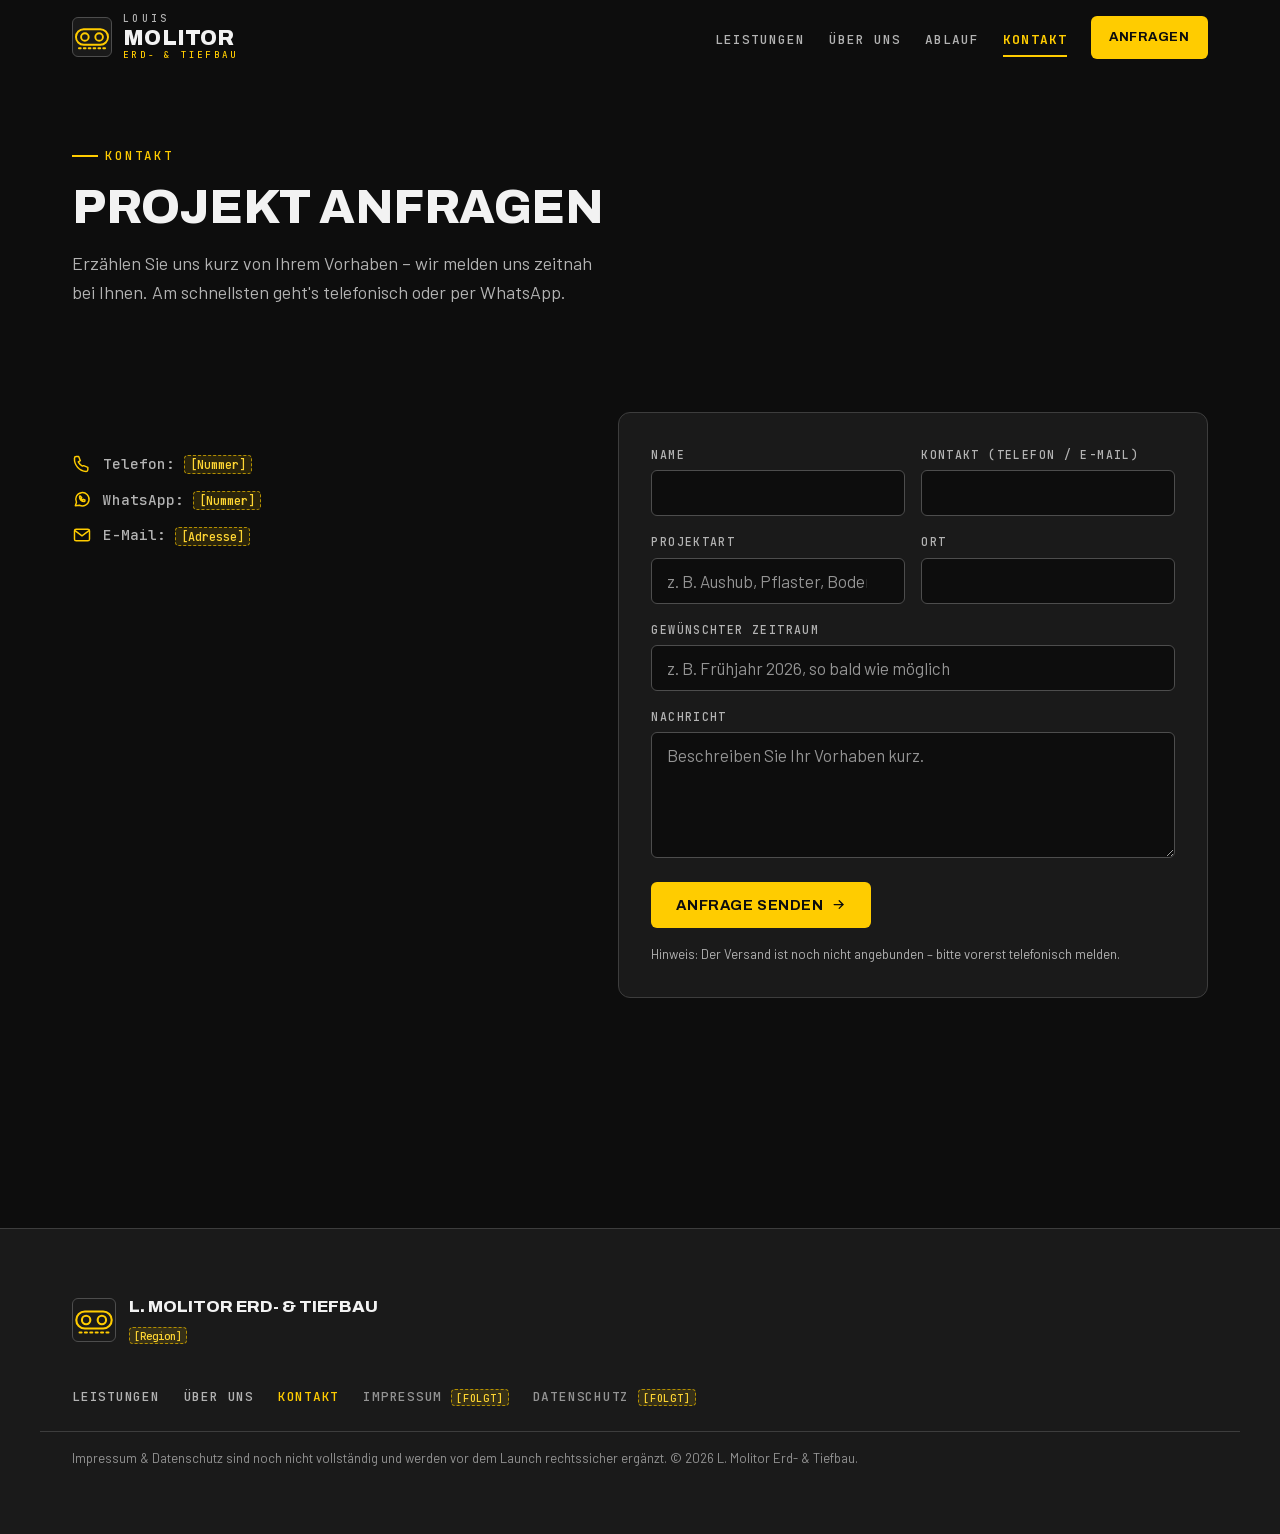
<file: kontakt.html>
<!doctype html>
<html lang="de">
<head>
  <meta charset="utf-8">
  <meta name="viewport" content="width=device-width, initial-scale=1">

  <!-- SEO: Region-Platzhalter [Region] vor Launch durch echte Region/Städte ersetzen -->
  <title>Kontakt – Projekt anfragen | L. Molitor Erd- &amp; Tiefbau [Region]</title>
  <meta name="description" content="Projekt anfragen bei L. Molitor Erd- &amp; Tiefbau: telefonisch, per WhatsApp oder über das Formular. Wir melden uns zeitnah – persönlich in [Region] und im Umkreis von 60 km.">
  <meta name="theme-color" content="#14140f">
  <meta name="color-scheme" content="dark">
  <link rel="canonical" href="https://molitor-bau.de/kontakt.html">

  <!-- Open Graph (og:image folgt, sobald ein echtes Bild vorliegt) -->
  <meta property="og:type" content="website">
  <meta property="og:locale" content="de_DE">
  <meta property="og:site_name" content="L. Molitor Erd- & Tiefbau">
  <meta property="og:title" content="Kontakt – L. Molitor Erd- & Tiefbau">
  <meta property="og:description" content="Erzählen Sie uns kurz von Ihrem Vorhaben – wir melden uns zeitnah. Am schnellsten per Telefon oder WhatsApp.">
  <meta property="og:url" content="https://molitor-bau.de/kontakt.html">

  <link rel="icon" href="favicon.svg" type="image/svg+xml">

  <!-- Display-Font vorab laden (Hero-Headline & Wortmarke) -->
  <link rel="preload" href="assets/fonts/archivo-variable.woff2" as="font" type="font/woff2" crossorigin>

  <link rel="stylesheet" href="css/style.css">

  <!-- Animations-Libraries per ESM Import Map (kein Build-Step). Laden vom CDN;
       vor Launch im Datenschutz-Review berücksichtigen. -->
  <script type="importmap">
  {
    "imports": {
      "gsap": "https://esm.sh/gsap@3.12.5",
      "gsap/ScrollTrigger": "https://esm.sh/gsap@3.12.5/ScrollTrigger",
      "lenis": "https://esm.sh/lenis@1.1.14"
    }
  }
  </script>

  <!-- Lokale Suche: LocalBusiness. ACHTUNG Platzhalter – Adresse, Telefon, Geo
       und Öffnungszeiten vor Launch mit echten, verifizierten Daten füllen. -->
  <script type="application/ld+json">
  {
    "@context": "https://schema.org",
    "@type": "GeneralContractor",
    "name": "L. Molitor Erd- & Tiefbau",
    "description": "Einzelbetrieb für Erd- und Tiefbau: Aushub für Fundament, Pool und Hausbau, Pflaster-, Bagger- und Abbrucharbeiten.",
    "url": "https://molitor-bau.de/",
    "founder": "Louis Molitor",
    "foundingDate": "2026-04-01",
    "areaServed": {
      "@type": "GeoCircle",
      "geoRadius": "60000",
      "description": "Umkreis von rund 60 km um [Standort]"
    },
    "knowsAbout": ["Erdarbeiten", "Tiefbau", "Baggerarbeiten", "Aushub", "Pflasterarbeiten", "Bodenplatten", "Abbruch", "Wegebau"]
  }
  </script>
</head>
<body>

  <!-- ============ SVG-Icon-Sprite (Lucide/Tabler-Stil, MIT, eigen gezeichnet) ============ -->
  <svg width="0" height="0" class="svg-sprite" aria-hidden="true" focusable="false" style="position:absolute">
    <defs>
      <!-- Marken-Symbol: stilisiertes Kettenlaufwerk (Bagger-Kette) -->
      <symbol id="i-track" viewBox="0 0 32 32">
        <rect x="2.5" y="9.5" width="27" height="13" rx="6.5"/>
        <circle cx="10" cy="16" r="3.2"/>
        <circle cx="22" cy="16" r="3.2"/>
        <path d="M5 25.5h22" stroke-dasharray="1.5 2.6"/>
      </symbol>
      <!-- Leistungs-Icons -->
      <symbol id="i-shovel" viewBox="0 0 24 24"><path d="M14 4l6 6"/><path d="M17 7l-8.5 8.5"/><path d="M11 12.5l-5 5a2.5 2.5 0 0 1-3.5-3.5l5-5"/><path d="M4 9h4v4"/></symbol>
      <symbol id="i-layers" viewBox="0 0 24 24"><path d="M12 3l9 5-9 5-9-5 9-5z"/><path d="M3 13l9 5 9-5"/></symbol>
      <symbol id="i-excavator" viewBox="0 0 24 24"><path d="M3 20h13"/><circle cx="6.5" cy="20" r="1.6"/><circle cx="12.5" cy="20" r="1.6"/><path d="M4 17h11v-3H5z"/><path d="M12 14l1-5 5 2"/><path d="M18 11l3 4"/></symbol>
      <symbol id="i-paving" viewBox="0 0 24 24"><rect x="3" y="4" width="7" height="7" rx="1"/><rect x="14" y="4" width="7" height="7" rx="1"/><rect x="3" y="15" width="7" height="5" rx="1"/><rect x="14" y="15" width="7" height="5" rx="1"/></symbol>
      <symbol id="i-slab" viewBox="0 0 24 24"><path d="M2 8l10-4 10 4-10 4-10-4z"/><path d="M2 8v4l10 4 10-4V8"/><path d="M12 12v8"/></symbol>
      <symbol id="i-hammer" viewBox="0 0 24 24"><path d="M14 6l4 4"/><path d="M9 11l6-6 4 4-6 6z"/><path d="M11.5 13.5l-6 6a2.1 2.1 0 0 1-3-3l6-6"/></symbol>
      <!-- Werte-Icons -->
      <symbol id="i-hardhat" viewBox="0 0 24 24"><path d="M3 18h18"/><path d="M4 18a8 8 0 0 1 16 0"/><path d="M10 6.5V5a2 2 0 0 1 4 0v1.5"/><path d="M8 7.5a8.5 8.5 0 0 1 8 0"/></symbol>
      <symbol id="i-check" viewBox="0 0 24 24"><path d="M4 12.5l5 5 11-11"/></symbol>
      <symbol id="i-pin" viewBox="0 0 24 24"><path d="M12 21s7-6.5 7-12a7 7 0 1 0-14 0c0 5.5 7 12 7 12z"/><circle cx="12" cy="9" r="2.5"/></symbol>
      <symbol id="i-handshake" viewBox="0 0 24 24"><path d="M12 8l-2-1.5a2 2 0 0 0-2.3 0L3 9.5V16l3 2"/><path d="M12 8l2-1.5a2 2 0 0 1 2.3 0L21 9.5V16l-3 2"/><path d="M8 13l2.5 2.2a1.6 1.6 0 0 0 2.2 0L18 11"/></symbol>
      <!-- Ablauf / Kontakt -->
      <symbol id="i-chat" viewBox="0 0 24 24"><path d="M4 5h16v11H9l-5 4z"/></symbol>
      <symbol id="i-clipboard" viewBox="0 0 24 24"><rect x="5" y="4" width="14" height="17" rx="2"/><path d="M9 4V3a1 1 0 0 1 1-1h4a1 1 0 0 1 1 1v1"/><path d="M8.5 11h7M8.5 15h5"/></symbol>
      <symbol id="i-truck" viewBox="0 0 24 24"><path d="M2 6h11v9H2z"/><path d="M13 9h4l4 3v3h-8z"/><circle cx="7" cy="18" r="1.8"/><circle cx="17.5" cy="18" r="1.8"/></symbol>
      <symbol id="i-phone" viewBox="0 0 24 24"><path d="M5 3h3l2 5-2.5 1.5a12 12 0 0 0 5 5L14 14l5 2v3a2 2 0 0 1-2 2A15 15 0 0 1 3 5a2 2 0 0 1 2-2z"/></symbol>
      <symbol id="i-whatsapp" viewBox="0 0 24 24"><path d="M4 20l1.4-4A8 8 0 1 1 9 19.5z"/><path d="M9 9.5c0 3 2.5 5.5 5.5 5.5.6 0 1-.4 1-1v-.8l-1.8-.8-.9.9a4.2 4.2 0 0 1-2-2l.9-.9L10 8.5H9.2c-.1 0-.2.5-.2 1z"/></symbol>
      <symbol id="i-mail" viewBox="0 0 24 24"><rect x="3" y="5" width="18" height="14" rx="2"/><path d="M4 7l8 6 8-6"/></symbol>
      <symbol id="i-camera" viewBox="0 0 24 24"><path d="M4 8h3l1.5-2h7L17 8h3v11H4z"/><circle cx="12" cy="13" r="3.2"/></symbol>
      <symbol id="i-arrow" viewBox="0 0 24 24"><path d="M5 12h14"/><path d="M13 6l6 6-6 6"/></symbol>
      <symbol id="i-menu" viewBox="0 0 24 24"><path d="M4 7h16M4 12h16M4 17h16"/></symbol>
      <symbol id="i-close" viewBox="0 0 24 24"><path d="M6 6l12 12M18 6L6 18"/></symbol>
    </defs>
  </svg>

  <!-- ============================== HEADER ============================== -->
  <header class="site-header" data-header>
    <div class="site-header__inner">
      <a class="brand" href="index.html" aria-label="L. Molitor Erd- und Tiefbau – Startseite">
        <span class="brand__mark" aria-hidden="true">
          <svg class="icon icon--mark"><use href="#i-track"></use></svg>
        </span>
        <span class="brand__text">
          <span class="brand__pre">Louis</span>
          <span class="brand__name">Molitor</span>
          <span class="brand__claim">Erd- &amp; Tiefbau</span>
        </span>
      </a>

      <nav class="main-nav" aria-label="Hauptnavigation">
        <ul class="main-nav__list">
          <li><a class="main-nav__link" href="leistungen.html">Leistungen</a></li>
          <li><a class="main-nav__link" href="ueber-uns.html">Über uns</a></li>
          <li><a class="main-nav__link" href="ablauf.html">Ablauf</a></li>
          <li><a class="main-nav__link" href="kontakt.html" aria-current="page">Kontakt</a></li>
        </ul>
        <a class="btn btn--primary btn--sm" href="kontakt.html">Anfragen</a>
      </nav>

      <button class="nav-toggle" type="button" aria-label="Menü öffnen" aria-expanded="false" aria-controls="mobile-menu" data-nav-toggle>
        <svg class="icon"><use href="#i-menu"></use></svg>
      </button>
    </div>

    <!-- Mobiles Overlay-Menü -->
    <nav class="mobile-menu" id="mobile-menu" aria-label="Menü" data-mobile-menu hidden>
      <ul class="mobile-menu__list">
        <li><a class="mobile-menu__link" href="leistungen.html">Leistungen</a></li>
        <li><a class="mobile-menu__link" href="ueber-uns.html">Über uns</a></li>
        <li><a class="mobile-menu__link" href="ablauf.html">Ablauf</a></li>
        <li><a class="mobile-menu__link" href="index.html#einzugsgebiet">Einzugsgebiet</a></li>
        <li><a class="mobile-menu__link" href="kontakt.html" aria-current="page">Kontakt</a></li>
      </ul>
      <a class="btn btn--primary" href="kontakt.html">Projekt anfragen</a>
    </nav>
  </header>

  <main>

    <!-- ============================ SEITEN-KOPF ============================ -->
    <section class="page-hero" aria-labelledby="page-title">
      <div class="section__head">
        <p class="section__kicker" data-reveal>Kontakt</p>
        <h1 class="section__title" id="page-title" data-reveal>Projekt anfragen</h1>
        <p class="section__intro" data-reveal>
          Erzählen Sie uns kurz von Ihrem Vorhaben – wir melden uns zeitnah bei Ihnen.
          Am schnellsten geht's telefonisch oder per WhatsApp.
        </p>
      </div>
    </section>

    <!-- ============================== KONTAKT ============================== -->
    <section class="section contact" aria-label="Kontaktmöglichkeiten und Anfrageformular">
      <div class="contact__grid">
        <div class="contact__intro">
          <ul class="contact__direct" data-reveal>
            <li class="contact__item">
              <svg class="icon" aria-hidden="true"><use href="#i-phone"></use></svg>
              <span>Telefon: <span class="ph">[Nummer]</span></span>
            </li>
            <li class="contact__item">
              <svg class="icon" aria-hidden="true"><use href="#i-whatsapp"></use></svg>
              <span>WhatsApp: <span class="ph">[Nummer]</span></span>
            </li>
            <li class="contact__item">
              <svg class="icon" aria-hidden="true"><use href="#i-mail"></use></svg>
              <span>E-Mail: <span class="ph">[Adresse]</span></span>
            </li>
          </ul>
        </div>

        <!-- Formular: noch ohne Versand-Anbindung. action/method vor Launch setzen (z. B. Formspree) -->
        <form class="form" data-form novalidate>
          <div class="form__row">
            <div class="form__field">
              <label class="form__label" for="f-name">Name</label>
              <input class="form__input" id="f-name" name="name" type="text" autocomplete="name" required>
            </div>
            <div class="form__field">
              <label class="form__label" for="f-contact">Kontakt (Telefon / E-Mail)</label>
              <input class="form__input" id="f-contact" name="contact" type="text" autocomplete="email" required>
            </div>
          </div>

          <div class="form__row">
            <div class="form__field">
              <label class="form__label" for="f-type">Projektart</label>
              <input class="form__input" id="f-type" name="projektart" type="text" list="project-types" placeholder="z. B. Aushub, Pflaster, Bodenplatte">
              <datalist id="project-types">
                <option value="Erdarbeiten &amp; Aushub"></option>
                <option value="Tiefbau"></option>
                <option value="Baggerarbeiten"></option>
                <option value="Pflasterarbeiten"></option>
                <option value="Bodenplatte"></option>
                <option value="Abbruch &amp; Wegebau"></option>
              </datalist>
            </div>
            <div class="form__field">
              <label class="form__label" for="f-place">Ort</label>
              <input class="form__input" id="f-place" name="ort" type="text" autocomplete="address-level2">
            </div>
          </div>

          <div class="form__field">
            <label class="form__label" for="f-time">Gewünschter Zeitraum</label>
            <input class="form__input" id="f-time" name="zeitraum" type="text" placeholder="z. B. Frühjahr 2026, so bald wie möglich">
          </div>

          <div class="form__field">
            <label class="form__label" for="f-msg">Nachricht</label>
            <textarea class="form__textarea" id="f-msg" name="nachricht" rows="5" placeholder="Beschreiben Sie Ihr Vorhaben kurz."></textarea>
          </div>

          <div class="form__actions">
            <button class="btn btn--primary" type="submit">
              Anfrage senden
              <svg class="icon icon--inline"><use href="#i-arrow"></use></svg>
            </button>
            <p class="form__note" data-form-note role="status" aria-live="polite">
              Hinweis: Der Versand ist noch nicht angebunden – bitte vorerst telefonisch melden.
            </p>
          </div>
        </form>
      </div>
    </section>

  </main>

  <!-- ============================== FOOTER ============================== -->
  <footer class="site-footer">
    <div class="site-footer__inner">
      <div class="footer__brand">
        <span class="brand__mark" aria-hidden="true">
          <svg class="icon icon--mark"><use href="#i-track"></use></svg>
        </span>
        <div>
          <p class="footer__name">L. Molitor Erd- &amp; Tiefbau</p>
          <p class="footer__region"><span class="ph">[Region]</span></p>
        </div>
      </div>

      <nav class="footer__nav" aria-label="Footer-Navigation">
        <a href="leistungen.html">Leistungen</a>
        <a href="ueber-uns.html">Über uns</a>
        <a href="kontakt.html" aria-current="page">Kontakt</a>
        <a href="#" aria-disabled="true" class="footer__legal">Impressum <span class="ph">[folgt]</span></a>
        <a href="#" aria-disabled="true" class="footer__legal">Datenschutz <span class="ph">[folgt]</span></a>
      </nav>
    </div>

    <p class="footer__note">
      Impressum &amp; Datenschutz sind noch nicht vollständig und werden vor dem Launch
      rechtssicher ergänzt. © <span data-year>2026</span> L. Molitor Erd- &amp; Tiefbau.
    </p>
  </footer>

  <script type="module" src="js/main.js"></script>
</body>
</html>
</file>
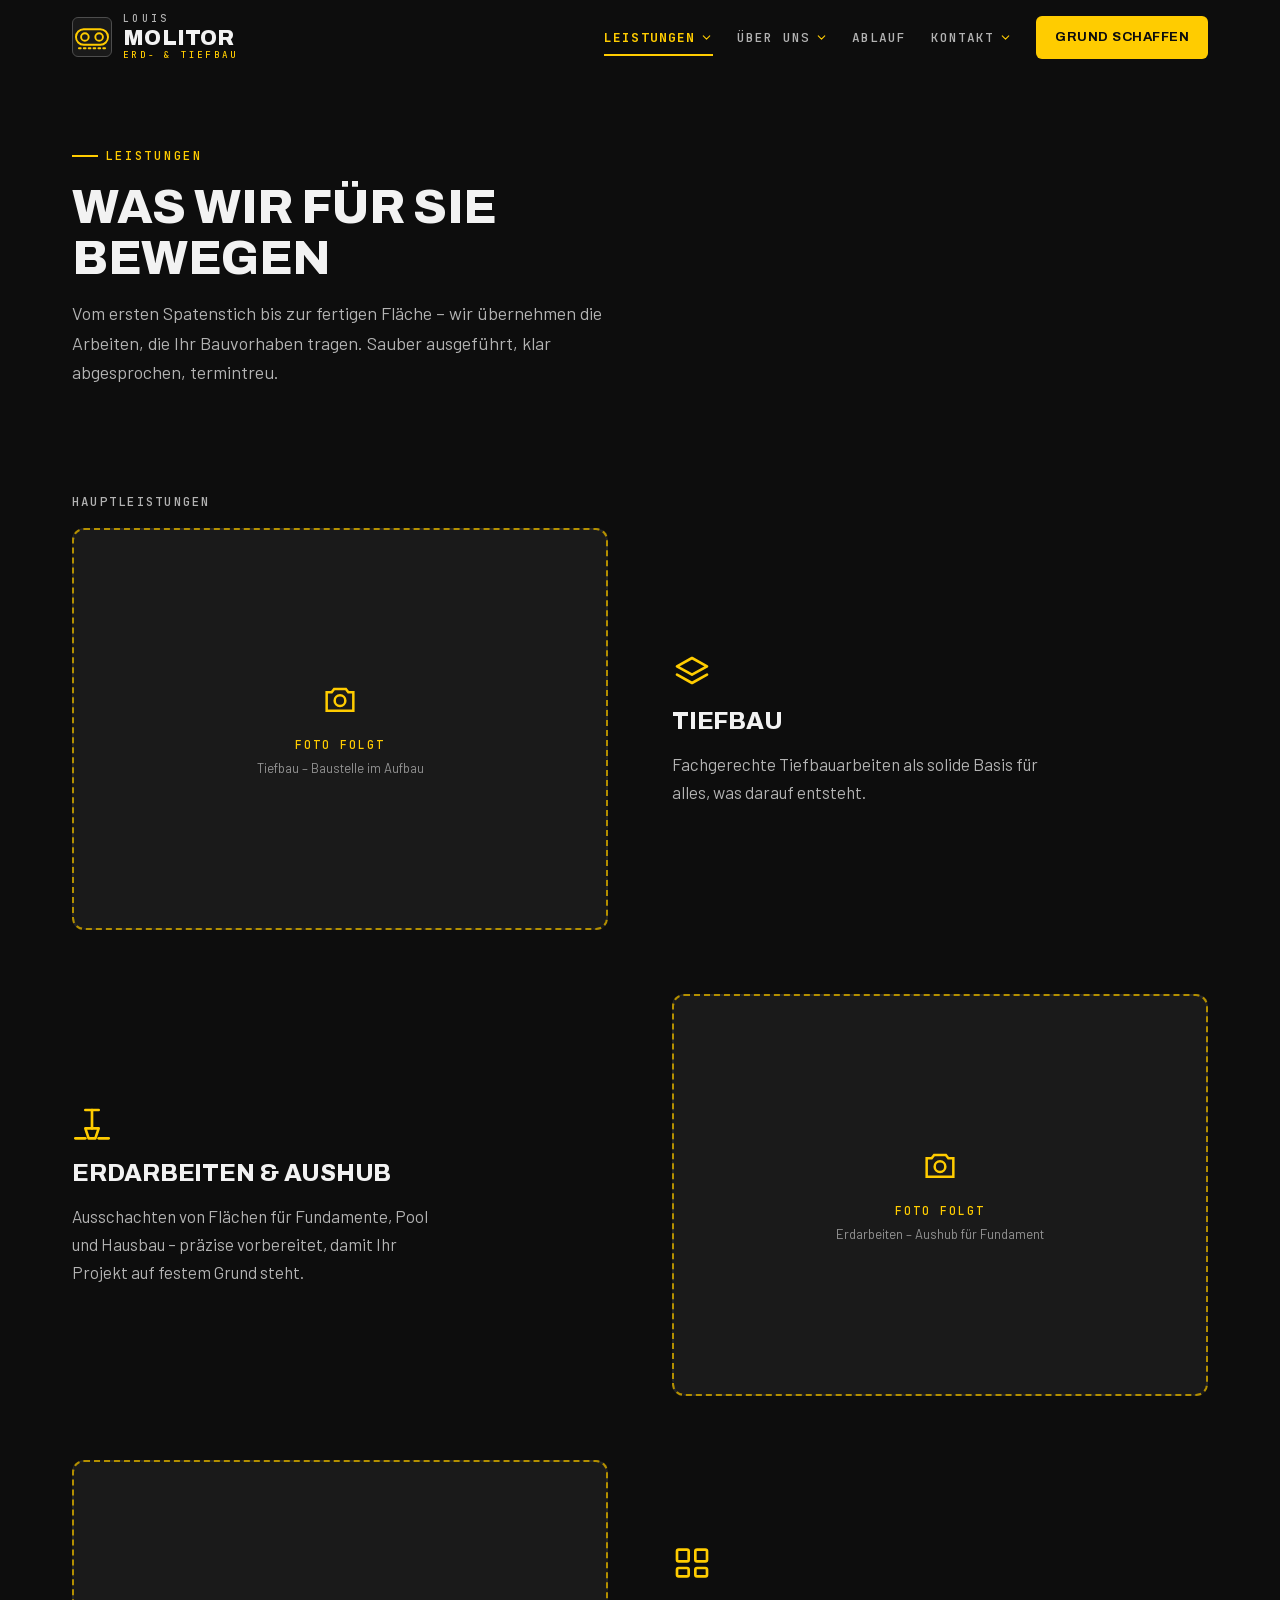
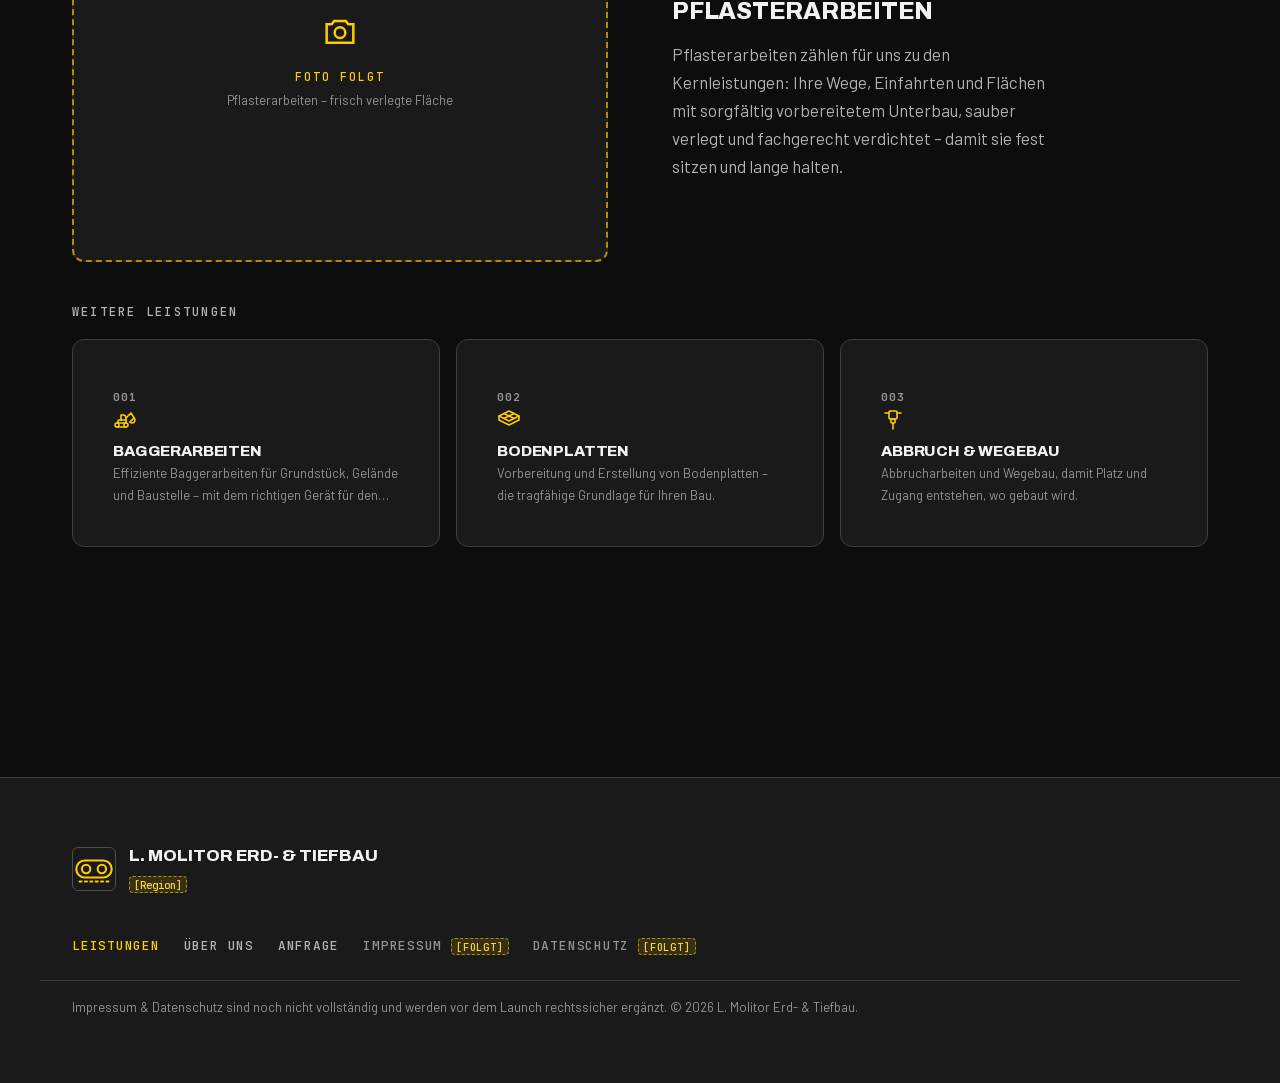
<file: leistungen.html>
<!doctype html>
<html lang="de">
<head>
  <meta charset="utf-8">
  <meta name="viewport" content="width=device-width, initial-scale=1">

  <!-- SEO: Region-Platzhalter [Region] vor Launch durch echte Region/Städte ersetzen -->
  <title>Leistungen – Erd- &amp; Tiefbau, Aushub &amp; Pflaster | L. Molitor [Region]</title>
  <meta name="description" content="Unsere Leistungen im Erd- &amp; Tiefbau: Aushub für Fundament, Pool und Hausbau sowie Bagger-, Pflaster- und Abbrucharbeiten – zuverlässig und persönlich in [Region] und im Umkreis von 60 km.">
  <meta name="theme-color" content="#0D0D0D">
  <meta name="color-scheme" content="dark">
  <link rel="canonical" href="https://molitor-bau.de/leistungen.html">

  <!-- Open Graph (og:image folgt, sobald ein echtes Bild vorliegt) -->
  <meta property="og:type" content="website">
  <meta property="og:locale" content="de_DE">
  <meta property="og:site_name" content="L. Molitor Erd- & Tiefbau">
  <meta property="og:title" content="Leistungen – L. Molitor Erd- & Tiefbau">
  <meta property="og:description" content="Aushub, Bagger-, Pflaster- und Abbrucharbeiten – zuverlässig und persönlich im Umkreis von 60 km.">
  <meta property="og:url" content="https://molitor-bau.de/leistungen.html">

  <link rel="icon" href="favicon.svg" type="image/svg+xml">

  <!-- Display-Font vorab laden (Hero-Headline & Wortmarke) -->
  <link rel="preload" href="assets/fonts/archivo-variable.woff2" as="font" type="font/woff2" crossorigin>

  <link rel="stylesheet" href="css/style.css">

  <!-- Animations-Libraries per ESM Import Map (kein Build-Step). Laden vom CDN;
       vor Launch im Datenschutz-Review berücksichtigen. -->
  <script type="importmap">
  {
    "imports": {
      "gsap": "https://esm.sh/gsap@3.12.5",
      "gsap/ScrollTrigger": "https://esm.sh/gsap@3.12.5/ScrollTrigger",
      "lenis": "https://esm.sh/lenis@1.1.14"
    }
  }
  </script>

  <!-- Lokale Suche: LocalBusiness. ACHTUNG Platzhalter – Adresse, Telefon, Geo
       und Öffnungszeiten vor Launch mit echten, verifizierten Daten füllen. -->
  <script type="application/ld+json">
  {
    "@context": "https://schema.org",
    "@type": "GeneralContractor",
    "name": "L. Molitor Erd- & Tiefbau",
    "description": "Einzelbetrieb für Erd- und Tiefbau: Aushub für Fundament, Pool und Hausbau, Pflaster-, Bagger- und Abbrucharbeiten.",
    "url": "https://molitor-bau.de/",
    "founder": "Louis Molitor",
    "foundingDate": "2026-04-01",
    "areaServed": {
      "@type": "GeoCircle",
      "geoRadius": "60000",
      "description": "Umkreis von rund 60 km um [Standort]"
    },
    "knowsAbout": ["Erdarbeiten", "Tiefbau", "Baggerarbeiten", "Aushub", "Pflasterarbeiten", "Bodenplatten", "Abbruch", "Wegebau"]
  }
  </script>
</head>
<body>

  <!-- ============ SVG-Icon-Sprite (Lucide/Tabler-Stil, MIT, eigen gezeichnet) ============ -->
  <svg width="0" height="0" class="svg-sprite" aria-hidden="true" focusable="false" style="position:absolute">
    <defs>
      <!-- Marken-Symbol: stilisiertes Kettenlaufwerk (Bagger-Kette) -->
      <symbol id="i-track" viewBox="0 0 32 32">
        <rect x="2.5" y="9.5" width="27" height="13" rx="6.5"/>
        <circle cx="10" cy="16" r="3.2"/>
        <circle cx="22" cy="16" r="3.2"/>
        <path d="M5 25.5h22" stroke-dasharray="1.5 2.6"/>
      </symbol>
      <!-- Leistungs-Icons -->
      <symbol id="i-shovel" viewBox="0 0 24 24"><path d="M8 3h8"/><path d="M12 3v11"/><path d="M8 14h8l-2 6h-4z"/><path d="M2 20h6"/><path d="M16 20h6"/></symbol>
      <symbol id="i-layers" viewBox="0 0 24 24"><path d="M12 3l9 5-9 5-9-5 9-5z"/><path d="M3 13l9 5 9-5"/></symbol>
      <symbol id="i-excavator" viewBox="0 0 24 24"><path d="M2 17a2 2 0 1 0 4 0a2 2 0 1 0 -4 0"/><path d="M11 17a2 2 0 1 0 4 0a2 2 0 1 0 -4 0"/><path d="M13 19l-9 0"/><path d="M4 15l9 0"/><path d="M8 12v-5h2a3 3 0 0 1 3 3v5"/><path d="M5 15v-2a1 1 0 0 1 1 -1h7"/><path d="M21.12 9.88l-3.12 -4.88l-5 5"/><path d="M21.12 9.88a3 3 0 0 1 -2.12 5.12a3 3 0 0 1 -2.12 -.88l4.24 -4.24"/></symbol>
      <symbol id="i-paving" viewBox="0 0 24 24"><rect x="3" y="4" width="7" height="7" rx="1"/><rect x="14" y="4" width="7" height="7" rx="1"/><rect x="3" y="15" width="7" height="5" rx="1"/><rect x="14" y="15" width="7" height="5" rx="1"/></symbol>
      <symbol id="i-slab" viewBox="0 0 24 24"><path d="M2 8l10-5 10 5-10 5-10-5z"/><path d="M2 8v4l10 5 10-5V8"/><path d="M7 5.5l10 5"/><path d="M17 5.5l-10 5"/></symbol>
      <symbol id="i-hammer" viewBox="0 0 24 24"><path d="M12 15v6"/><path d="M16 5h4"/><path d="M8 5h-4"/><path d="M15 11h-6a1 1 0 0 1 -1 -1v-6a1 1 0 0 1 1 -1h6a1 1 0 0 1 1 1v6a1 1 0 0 1 -1 1"/><path d="M14 11h-4v3a1 1 0 0 0 1 1h2a1 1 0 0 0 1 -1v-3"/></symbol>
      <!-- Werte-Icons -->
      <symbol id="i-hardhat" viewBox="0 0 24 24"><path d="M3 18h18"/><path d="M4 18a8 8 0 0 1 16 0"/><path d="M10 6.5V5a2 2 0 0 1 4 0v1.5"/><path d="M8 7.5a8.5 8.5 0 0 1 8 0"/></symbol>
      <symbol id="i-check" viewBox="0 0 24 24"><path d="M4 12.5l5 5 11-11"/></symbol>
      <symbol id="i-pin" viewBox="0 0 24 24"><path d="M12 21s7-6.5 7-12a7 7 0 1 0-14 0c0 5.5 7 12 7 12z"/><circle cx="12" cy="9" r="2.5"/></symbol>
      <symbol id="i-handshake" viewBox="0 0 24 24"><path d="M12 8l-2-1.5a2 2 0 0 0-2.3 0L3 9.5V16l3 2"/><path d="M12 8l2-1.5a2 2 0 0 1 2.3 0L21 9.5V16l-3 2"/><path d="M8 13l2.5 2.2a1.6 1.6 0 0 0 2.2 0L18 11"/></symbol>
      <symbol id="i-user" viewBox="0 0 24 24"><circle cx="12" cy="8" r="4"/><path d="M4 20c0-4.4 3.6-7 8-7s8 2.6 8 7"/></symbol>
      <!-- Ablauf / Kontakt -->
      <symbol id="i-chat" viewBox="0 0 24 24"><path d="M4 5h16v11H9l-5 4z"/></symbol>
      <symbol id="i-clipboard" viewBox="0 0 24 24"><rect x="5" y="4" width="14" height="17" rx="2"/><path d="M9 4V3a1 1 0 0 1 1-1h4a1 1 0 0 1 1 1v1"/><path d="M8.5 11h7M8.5 15h5"/></symbol>
      <symbol id="i-truck" viewBox="0 0 24 24"><path d="M2 6h11v9H2z"/><path d="M13 9h4l4 3v3h-8z"/><circle cx="7" cy="18" r="1.8"/><circle cx="17.5" cy="18" r="1.8"/></symbol>
      <symbol id="i-phone" viewBox="0 0 24 24"><path d="M5 3h3l2 5-2.5 1.5a12 12 0 0 0 5 5L14 14l5 2v3a2 2 0 0 1-2 2A15 15 0 0 1 3 5a2 2 0 0 1 2-2z"/></symbol>
      <symbol id="i-whatsapp" viewBox="0 0 24 24"><path d="M4 20l1.4-4A8 8 0 1 1 9 19.5z"/><path d="M9 9.5c0 3 2.5 5.5 5.5 5.5.6 0 1-.4 1-1v-.8l-1.8-.8-.9.9a4.2 4.2 0 0 1-2-2l.9-.9L10 8.5H9.2c-.1 0-.2.5-.2 1z"/></symbol>
      <symbol id="i-mail" viewBox="0 0 24 24"><rect x="3" y="5" width="18" height="14" rx="2"/><path d="M4 7l8 6 8-6"/></symbol>
      <symbol id="i-camera" viewBox="0 0 24 24"><path d="M4 8h3l1.5-2h7L17 8h3v11H4z"/><circle cx="12" cy="13" r="3.2"/></symbol>
      <symbol id="i-arrow" viewBox="0 0 24 24"><path d="M5 12h14"/><path d="M13 6l6 6-6 6"/></symbol>
      <symbol id="i-menu" viewBox="0 0 24 24"><path d="M4 7h16M4 12h16M4 17h16"/></symbol>
      <symbol id="i-close" viewBox="0 0 24 24"><path d="M6 6l12 12M18 6L6 18"/></symbol>
      <symbol id="i-chevron" viewBox="0 0 24 24"><path d="M6 9l6 6 6-6"/></symbol>
      <symbol id="i-instagram" viewBox="0 0 24 24"><rect x="4" y="4" width="16" height="16" rx="4.5"/><circle cx="12" cy="12" r="3.6"/><circle cx="17" cy="7" r="1"/></symbol>
    </defs>
  </svg>

  <!-- ============================== HEADER ============================== -->
  <header class="site-header" data-header>
    <div class="site-header__inner">
      <a class="brand" href="index.html" aria-label="L. Molitor Erd- und Tiefbau – Startseite">
        <span class="brand__mark" aria-hidden="true">
          <svg class="icon icon--mark"><use href="#i-track"></use></svg>
        </span>
        <span class="brand__text">
          <span class="brand__pre">Louis</span>
          <span class="brand__name">Molitor</span>
          <span class="brand__claim">Erd- &amp; Tiefbau</span>
        </span>
      </a>

      <nav class="main-nav" aria-label="Hauptnavigation">
        <ul class="main-nav__list">

          <!-- Leistungen: Link (Klick -> Seite) mit Hover-Mega-Dropdown -->
          <li class="main-nav__item main-nav__item--mega" data-nav-dropdown>
            <a class="main-nav__trigger" href="leistungen.html" aria-current="page" aria-haspopup="true" aria-expanded="false" data-nav-trigger>
              Leistungen
              <svg class="main-nav__chevron" aria-hidden="true"><use href="#i-chevron"></use></svg>
            </a>
            <div class="mega" id="mega-leistungen" data-nav-panel>
              <div class="mega__inner mega__inner--services">
                <ul class="mega-cards">
                  <li>
                    <a class="mega-card" href="leistungen.html#leistung-tiefbau">
                      <svg class="mega-card__icon" aria-hidden="true"><use href="#i-layers"></use></svg>
                      <span class="mega-card__title">Tiefbau</span>
                      <span class="mega-card__text">Solide Basis für alles, was darauf entsteht.</span>
                    </a>
                  </li>
                  <li>
                    <a class="mega-card" href="leistungen.html#leistung-erdarbeiten">
                      <svg class="mega-card__icon" aria-hidden="true"><use href="#i-shovel"></use></svg>
                      <span class="mega-card__title">Erdarbeiten &amp; Aushub</span>
                      <span class="mega-card__text">Aushub für Fundament, Pool und Hausbau.</span>
                    </a>
                  </li>
                  <li>
                    <a class="mega-card" href="leistungen.html#leistung-pflaster">
                      <svg class="mega-card__icon" aria-hidden="true"><use href="#i-paving"></use></svg>
                      <span class="mega-card__title">Pflasterarbeiten</span>
                      <span class="mega-card__text">Wege, Einfahrten und Flächen, sauber verlegt.</span>
                    </a>
                  </li>
                </ul>
                <div class="mega-aside">
                  <p class="mega-aside__label">Außerdem</p>
                  <ul class="mega-list">
                    <li><a class="mega-list__link" href="leistungen.html#leistung-baggerarbeiten"><svg class="mega-list__icon" aria-hidden="true"><use href="#i-excavator"></use></svg>Baggerarbeiten</a></li>
                    <li><a class="mega-list__link" href="leistungen.html#leistung-bodenplatten"><svg class="mega-list__icon" aria-hidden="true"><use href="#i-slab"></use></svg>Bodenplatten</a></li>
                    <li><a class="mega-list__link" href="leistungen.html#leistung-abbruch"><svg class="mega-list__icon" aria-hidden="true"><use href="#i-hammer"></use></svg>Abbruch &amp; Wegebau</a></li>
                  </ul>
                  <a class="mega-aside__all" href="leistungen.html">Alle Leistungen ansehen
                    <svg class="icon icon--inline" aria-hidden="true"><use href="#i-arrow"></use></svg>
                  </a>
                </div>
              </div>
            </div>
          </li>

          <!-- Über uns: Link mit Hover-Mega-Dropdown -->
          <li class="main-nav__item main-nav__item--mega" data-nav-dropdown>
            <a class="main-nav__trigger" href="ueber-uns.html" aria-haspopup="true" aria-expanded="false" data-nav-trigger>
              Über uns
              <svg class="main-nav__chevron" aria-hidden="true"><use href="#i-chevron"></use></svg>
            </a>
            <div class="mega" id="mega-ueber" data-nav-panel>
              <div class="mega__inner mega__inner--about">
                <a class="mega-feature" href="ueber-uns.html">
                  <svg class="mega-feature__icon" aria-hidden="true"><use href="#i-user"></use></svg>
                  <span class="mega-feature__name">Ihr Ansprechpartner</span>
                  <span class="mega-feature__role">Louis Molitor</span>
                </a>
                <ul class="mega-tiles">
                  <li>
                    <a class="mega-tile" href="ueber-uns.html#warum">
                      <svg class="mega-tile__icon" aria-hidden="true"><use href="#i-check"></use></svg>
                      <span class="mega-tile__title">Warum Molitor</span>
                      <span class="mega-tile__text">Worauf Sie sich verlassen können</span>
                    </a>
                  </li>
                  <li>
                    <a class="mega-tile" href="mailto:[Adresse]">
                      <svg class="mega-tile__icon" aria-hidden="true"><use href="#i-mail"></use></svg>
                      <span class="mega-tile__title">Kontakt per E-Mail</span>
                      <span class="mega-tile__text"><span class="ph">[Adresse]</span></span>
                    </a>
                  </li>
                  <li>
                    <a class="mega-tile" href="#" aria-disabled="true">
                      <svg class="mega-tile__icon" aria-hidden="true"><use href="#i-instagram"></use></svg>
                      <span class="mega-tile__title">Socials</span>
                      <span class="mega-tile__text">Instagram <span class="ph">[Link]</span></span>
                    </a>
                  </li>
                  <li>
                    <div class="mega-tile mega-tile--legal">
                      <svg class="mega-tile__icon" aria-hidden="true"><use href="#i-clipboard"></use></svg>
                      <span class="mega-tile__title">Rechtliches</span>
                      <span class="mega-tile__text">
                        <a class="mega-tile__legal" href="#" aria-disabled="true">Impressum <span class="ph">[folgt]</span></a>
                        <a class="mega-tile__legal" href="#" aria-disabled="true">Datenschutz <span class="ph">[folgt]</span></a>
                      </span>
                    </div>
                  </li>
                </ul>
              </div>
            </div>
          </li>

          <!-- Ablauf: einfacher Link -->
          <li class="main-nav__item">
            <a class="main-nav__link" href="ablauf.html">Ablauf</a>
          </li>

          <!-- Kontakt: reines Hover/Fokus-Dropdown (kein Link, keine Seite) -->
          <li class="main-nav__item main-nav__item--hover" data-nav-dropdown>
            <button class="main-nav__trigger main-nav__trigger--static" type="button" aria-haspopup="true" aria-expanded="false" data-nav-trigger>
              Kontakt
              <svg class="main-nav__chevron" aria-hidden="true"><use href="#i-chevron"></use></svg>
            </button>
            <div class="mini" data-nav-panel>
              <p class="mini__label">Direkter Draht</p>
              <ul class="contact-links">
                <li><a class="contact-links__item" href="tel:[Nummer]"><svg class="contact-links__icon" aria-hidden="true"><use href="#i-phone"></use></svg><span class="contact-links__text">Telefon <span class="ph">[Nummer]</span></span></a></li>
                <li><a class="contact-links__item" href="https://wa.me/[Nummer]"><svg class="contact-links__icon" aria-hidden="true"><use href="#i-whatsapp"></use></svg><span class="contact-links__text">WhatsApp <span class="ph">[Nummer]</span></span></a></li>
                <li><a class="contact-links__item" href="mailto:[Adresse]"><svg class="contact-links__icon" aria-hidden="true"><use href="#i-mail"></use></svg><span class="contact-links__text">E-Mail <span class="ph">[Adresse]</span></span></a></li>
                <li><a class="contact-links__item" href="#" aria-disabled="true"><svg class="contact-links__icon" aria-hidden="true"><use href="#i-instagram"></use></svg><span class="contact-links__text">Instagram <span class="ph">[Link]</span></span></a></li>
              </ul>
            </div>
          </li>

        </ul>

        <a class="btn btn--primary btn--sm" href="anfrage.html">Grund schaffen</a>
      </nav>

      <button class="nav-toggle" type="button" aria-label="Menü öffnen" aria-expanded="false" aria-controls="mobile-menu" data-nav-toggle>
        <svg class="icon"><use href="#i-menu"></use></svg>
      </button>
    </div>

    <!-- Mobiles Overlay-Menü: Dropdowns werden zu Akkordeons -->
    <nav class="mobile-menu" id="mobile-menu" aria-label="Menü" data-mobile-menu hidden>
      <ul class="mobile-menu__list">

        <li class="mobile-menu__group">
          <button class="mobile-menu__acc" type="button" aria-expanded="false" aria-controls="acc-leistungen" data-acc-trigger>
            Leistungen
            <svg class="mobile-menu__chevron" aria-hidden="true"><use href="#i-chevron"></use></svg>
          </button>
          <div class="mobile-menu__panel" id="acc-leistungen" data-acc-panel hidden>
            <a class="mobile-menu__sub mobile-menu__sub--all" href="leistungen.html">Alle Leistungen ansehen</a>
            <a class="mobile-menu__sub" href="leistungen.html#leistung-tiefbau">Tiefbau</a>
            <a class="mobile-menu__sub" href="leistungen.html#leistung-erdarbeiten">Erdarbeiten &amp; Aushub</a>
            <a class="mobile-menu__sub" href="leistungen.html#leistung-pflaster">Pflasterarbeiten</a>
            <a class="mobile-menu__sub" href="leistungen.html#leistung-baggerarbeiten">Baggerarbeiten</a>
            <a class="mobile-menu__sub" href="leistungen.html#leistung-bodenplatten">Bodenplatten</a>
            <a class="mobile-menu__sub" href="leistungen.html#leistung-abbruch">Abbruch &amp; Wegebau</a>
          </div>
        </li>

        <li class="mobile-menu__group">
          <button class="mobile-menu__acc" type="button" aria-expanded="false" aria-controls="acc-ueber" data-acc-trigger>
            Über uns
            <svg class="mobile-menu__chevron" aria-hidden="true"><use href="#i-chevron"></use></svg>
          </button>
          <div class="mobile-menu__panel" id="acc-ueber" data-acc-panel hidden>
            <a class="mobile-menu__sub" href="ueber-uns.html">Ihr Ansprechpartner – Louis Molitor</a>
            <a class="mobile-menu__sub" href="ueber-uns.html#warum">Warum Molitor</a>
            <a class="mobile-menu__sub" href="mailto:[Adresse]">Kontakt per E-Mail <span class="ph">[Adresse]</span></a>
            <a class="mobile-menu__sub" href="#" aria-disabled="true">Instagram <span class="ph">[Link]</span></a>
            <div class="mobile-menu__sub">
              Rechtliches
              <span class="mobile-menu__legal">
                <a href="#" aria-disabled="true">Impressum <span class="ph">[folgt]</span></a>
                <a href="#" aria-disabled="true">Datenschutz <span class="ph">[folgt]</span></a>
              </span>
            </div>
          </div>
        </li>

        <li class="mobile-menu__group">
          <a class="mobile-menu__link" href="ablauf.html">Ablauf</a>
        </li>

        <li class="mobile-menu__group">
          <button class="mobile-menu__acc" type="button" aria-expanded="false" aria-controls="acc-kontakt" data-acc-trigger>
            Kontakt
            <svg class="mobile-menu__chevron" aria-hidden="true"><use href="#i-chevron"></use></svg>
          </button>
          <div class="mobile-menu__panel" id="acc-kontakt" data-acc-panel hidden>
            <a class="mobile-menu__sub" href="tel:[Nummer]">Telefon <span class="ph">[Nummer]</span></a>
            <a class="mobile-menu__sub" href="https://wa.me/[Nummer]">WhatsApp <span class="ph">[Nummer]</span></a>
            <a class="mobile-menu__sub" href="mailto:[Adresse]">E-Mail <span class="ph">[Adresse]</span></a>
            <a class="mobile-menu__sub" href="#" aria-disabled="true">Instagram <span class="ph">[Link]</span></a>
          </div>
        </li>

      </ul>
      <a class="btn btn--primary" href="anfrage.html">Grund schaffen</a>
    </nav>
  </header>

  <main>

    <!-- ============================ SEITEN-KOPF ============================ -->
    <section class="page-hero" aria-labelledby="page-title">
      <div class="section__head">
        <p class="section__kicker" data-reveal>Leistungen</p>
        <h1 class="section__title" id="page-title" data-reveal>Was wir für Sie bewegen</h1>
        <p class="section__intro" data-reveal>
          Vom ersten Spatenstich bis zur fertigen Fläche – wir übernehmen die Arbeiten,
          die Ihr Bauvorhaben tragen. Sauber ausgeführt, klar abgesprochen, termintreu.
        </p>
      </div>
    </section>

    <!-- ============================ LEISTUNGEN ============================ -->
    <!-- Gerüst: die bestehenden Karten. Später Platz für Detailtexte je Leistung. -->
    <section class="section services" aria-label="Leistungsübersicht">
      <p class="service-grid__label" id="leistungen-primary-label" data-reveal>Hauptleistungen</p>
      <ul class="feature-rows" aria-labelledby="leistungen-primary-label">
        <li class="feature-row" id="leistung-tiefbau" data-reveal>
          <div class="feature-row__media">
            <figure class="photo-frame photo-frame--hero">
              <svg class="photo-frame__icon" aria-hidden="true"><use href="#i-camera"></use></svg>
              <figcaption class="photo-frame__label">
                <span class="photo-frame__tag">Foto folgt</span>
                <span class="photo-frame__hint">Tiefbau – Baustelle im Aufbau</span>
              </figcaption>
            </figure>
          </div>
          <div class="feature-row__body">
            <svg class="feature-row__icon" aria-hidden="true"><use href="#i-layers"></use></svg>
            <h2 class="feature-row__title">Tiefbau</h2>
            <p class="feature-row__text">Fachgerechte Tiefbauarbeiten als solide Basis für alles, was darauf entsteht.</p>
          </div>
        </li>

        <li class="feature-row feature-row--reverse" id="leistung-erdarbeiten" data-reveal>
          <div class="feature-row__media">
            <figure class="photo-frame photo-frame--hero">
              <svg class="photo-frame__icon" aria-hidden="true"><use href="#i-camera"></use></svg>
              <figcaption class="photo-frame__label">
                <span class="photo-frame__tag">Foto folgt</span>
                <span class="photo-frame__hint">Erdarbeiten – Aushub für Fundament</span>
              </figcaption>
            </figure>
          </div>
          <div class="feature-row__body">
            <svg class="feature-row__icon" aria-hidden="true"><use href="#i-shovel"></use></svg>
            <h2 class="feature-row__title">Erdarbeiten &amp; Aushub</h2>
            <p class="feature-row__text">Ausschachten von Flächen für Fundamente, Pool und Hausbau – präzise vorbereitet, damit Ihr Projekt auf festem Grund steht.</p>
          </div>
        </li>

        <li class="feature-row" id="leistung-pflaster" data-reveal>
          <div class="feature-row__media">
            <figure class="photo-frame photo-frame--hero">
              <svg class="photo-frame__icon" aria-hidden="true"><use href="#i-camera"></use></svg>
              <figcaption class="photo-frame__label">
                <span class="photo-frame__tag">Foto folgt</span>
                <span class="photo-frame__hint">Pflasterarbeiten – frisch verlegte Fläche</span>
              </figcaption>
            </figure>
          </div>
          <div class="feature-row__body">
            <svg class="feature-row__icon" aria-hidden="true"><use href="#i-paving"></use></svg>
            <h2 class="feature-row__title">Pflasterarbeiten</h2>
            <p class="feature-row__text">Pflasterarbeiten zählen für uns zu den Kernleistungen: Ihre Wege, Einfahrten und Flächen mit sorgfältig vorbereitetem Unterbau, sauber verlegt und fachgerecht verdichtet – damit sie fest sitzen und lange halten.</p>
          </div>
        </li>
      </ul>

      <p class="service-grid__label service-grid__label--secondary" id="leistungen-secondary-label" data-reveal>Weitere Leistungen</p>
      <ul class="service-grid service-grid--secondary" aria-labelledby="leistungen-secondary-label">
        <li class="service-card service-card--secondary" id="leistung-baggerarbeiten" data-reveal>
          <span class="service-card__code">001</span>
          <svg class="service-card__icon" aria-hidden="true"><use href="#i-excavator"></use></svg>
          <h2 class="service-card__title">Baggerarbeiten</h2>
          <p class="service-card__text">Effiziente Baggerarbeiten für Grundstück, Gelände und Baustelle – mit dem richtigen Gerät für den Job.</p>
        </li>
        <li class="service-card service-card--secondary" id="leistung-bodenplatten" data-reveal>
          <span class="service-card__code">002</span>
          <svg class="service-card__icon" aria-hidden="true"><use href="#i-slab"></use></svg>
          <h2 class="service-card__title">Bodenplatten</h2>
          <p class="service-card__text">Vorbereitung und Erstellung von Bodenplatten – die tragfähige Grundlage für Ihren Bau.</p>
        </li>
        <li class="service-card service-card--secondary" id="leistung-abbruch" data-reveal>
          <span class="service-card__code">003</span>
          <svg class="service-card__icon" aria-hidden="true"><use href="#i-hammer"></use></svg>
          <h2 class="service-card__title">Abbruch &amp; Wegebau</h2>
          <p class="service-card__text">Abbrucharbeiten und Wegebau, damit Platz und Zugang entstehen, wo gebaut wird.</p>
        </li>
      </ul>
    </section>

  </main>

  <!-- ============================== FOOTER ============================== -->
  <footer class="site-footer">
    <div class="site-footer__inner">
      <div class="footer__brand">
        <span class="brand__mark" aria-hidden="true">
          <svg class="icon icon--mark"><use href="#i-track"></use></svg>
        </span>
        <div>
          <p class="footer__name">L. Molitor Erd- &amp; Tiefbau</p>
          <p class="footer__region"><span class="ph">[Region]</span></p>
        </div>
      </div>

      <nav class="footer__nav" aria-label="Footer-Navigation">
        <a href="leistungen.html" aria-current="page">Leistungen</a>
        <a href="ueber-uns.html">Über uns</a>
        <a href="anfrage.html">Anfrage</a>
        <a href="#" aria-disabled="true" class="footer__legal">Impressum <span class="ph">[folgt]</span></a>
        <a href="#" aria-disabled="true" class="footer__legal">Datenschutz <span class="ph">[folgt]</span></a>
      </nav>
    </div>

    <p class="footer__note">
      Impressum &amp; Datenschutz sind noch nicht vollständig und werden vor dem Launch
      rechtssicher ergänzt. © <span data-year>2026</span> L. Molitor Erd- &amp; Tiefbau.
    </p>
  </footer>

  <script type="module" src="js/main.js"></script>
</body>
</html>
</file>
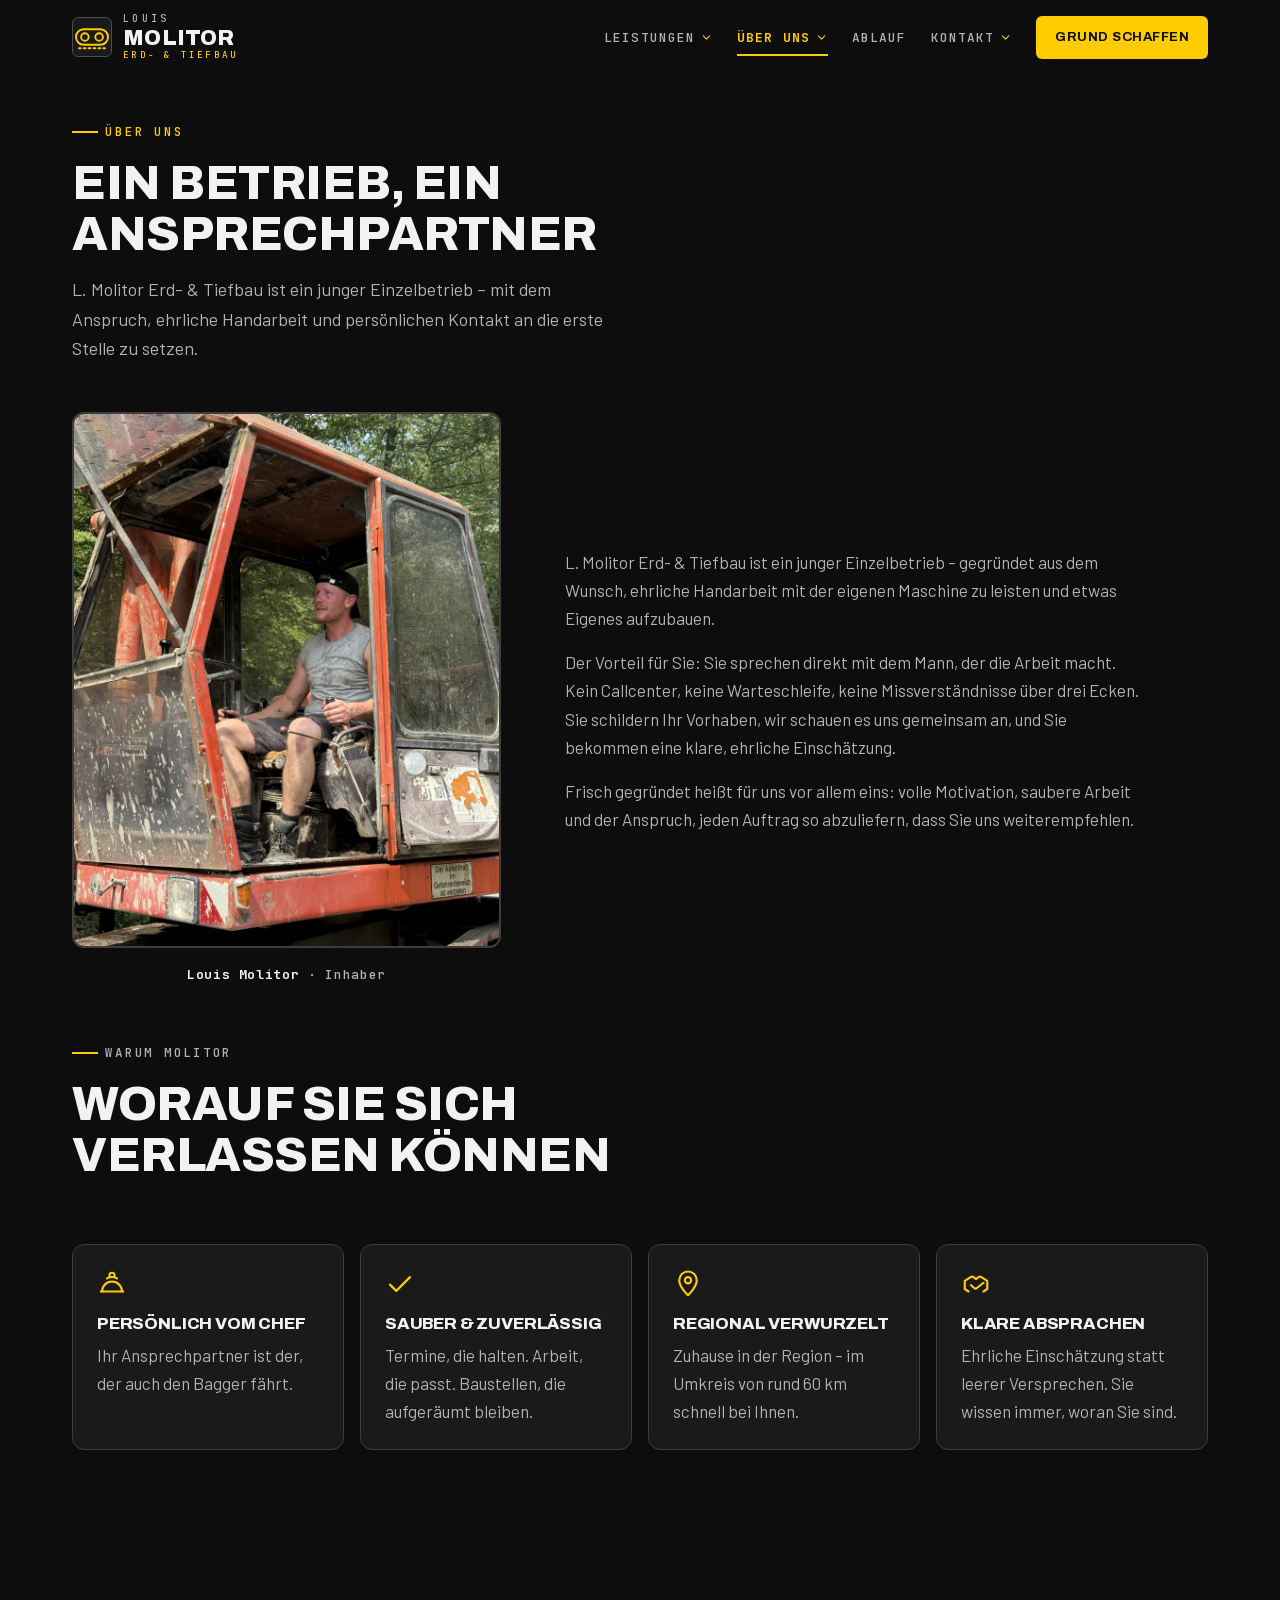
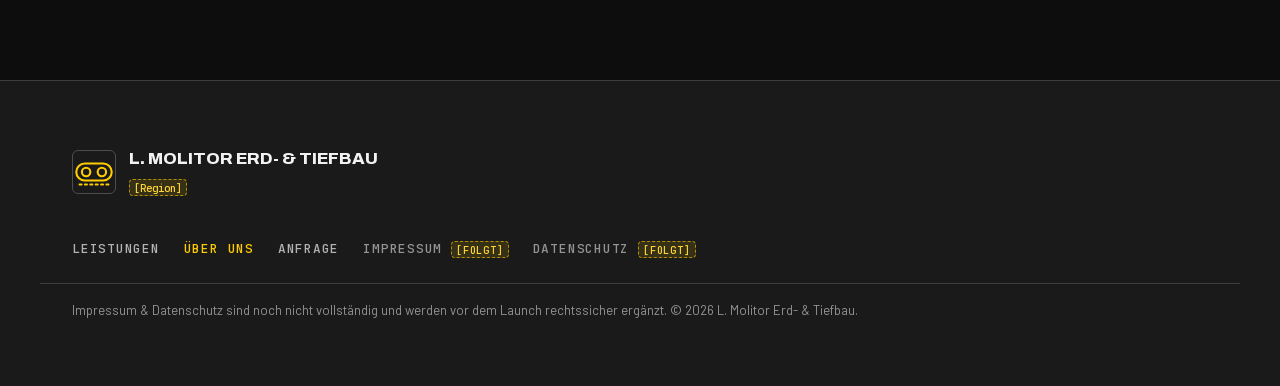
<file: ueber-uns.html>
<!doctype html>
<html lang="de">
<head>
  <meta charset="utf-8">
  <meta name="viewport" content="width=device-width, initial-scale=1">

  <!-- SEO: Region-Platzhalter [Region] vor Launch durch echte Region/Städte ersetzen -->
  <title>Über uns – Ihr Einzelbetrieb für Erd- &amp; Tiefbau | L. Molitor [Region]</title>
  <meta name="description" content="L. Molitor Erd- &amp; Tiefbau ist ein junger Einzelbetrieb: ein Ansprechpartner, ehrliche Handarbeit, persönlicher Kontakt vom Chef selbst – in [Region] und im Umkreis von 60 km.">
  <meta name="theme-color" content="#0D0D0D">
  <meta name="color-scheme" content="dark">
  <link rel="canonical" href="https://molitor-bau.de/ueber-uns.html">

  <!-- Open Graph (og:image folgt, sobald ein echtes Bild vorliegt) -->
  <meta property="og:type" content="website">
  <meta property="og:locale" content="de_DE">
  <meta property="og:site_name" content="L. Molitor Erd- & Tiefbau">
  <meta property="og:title" content="Über uns – L. Molitor Erd- & Tiefbau">
  <meta property="og:description" content="Ein Betrieb, ein Ansprechpartner: ehrliche Handarbeit und persönlicher Kontakt vom Chef selbst.">
  <meta property="og:url" content="https://molitor-bau.de/ueber-uns.html">

  <link rel="icon" href="favicon.svg" type="image/svg+xml">

  <!-- Display-Font vorab laden (Hero-Headline & Wortmarke) -->
  <link rel="preload" href="assets/fonts/archivo-variable.woff2" as="font" type="font/woff2" crossorigin>

  <link rel="stylesheet" href="css/style.css">

  <!-- Animations-Libraries per ESM Import Map (kein Build-Step). Laden vom CDN;
       vor Launch im Datenschutz-Review berücksichtigen. -->
  <script type="importmap">
  {
    "imports": {
      "gsap": "https://esm.sh/gsap@3.12.5",
      "gsap/ScrollTrigger": "https://esm.sh/gsap@3.12.5/ScrollTrigger",
      "lenis": "https://esm.sh/lenis@1.1.14"
    }
  }
  </script>

  <!-- Lokale Suche: LocalBusiness. ACHTUNG Platzhalter – Adresse, Telefon, Geo
       und Öffnungszeiten vor Launch mit echten, verifizierten Daten füllen. -->
  <script type="application/ld+json">
  {
    "@context": "https://schema.org",
    "@type": "GeneralContractor",
    "name": "L. Molitor Erd- & Tiefbau",
    "description": "Einzelbetrieb für Erd- und Tiefbau: Aushub für Fundament, Pool und Hausbau, Pflaster-, Bagger- und Abbrucharbeiten.",
    "url": "https://molitor-bau.de/",
    "founder": "Louis Molitor",
    "foundingDate": "2026-04-01",
    "areaServed": {
      "@type": "GeoCircle",
      "geoRadius": "60000",
      "description": "Umkreis von rund 60 km um [Standort]"
    },
    "knowsAbout": ["Erdarbeiten", "Tiefbau", "Baggerarbeiten", "Aushub", "Pflasterarbeiten", "Bodenplatten", "Abbruch", "Wegebau"]
  }
  </script>
</head>
<body>

  <!-- ============ SVG-Icon-Sprite (Lucide/Tabler-Stil, MIT, eigen gezeichnet) ============ -->
  <svg width="0" height="0" class="svg-sprite" aria-hidden="true" focusable="false" style="position:absolute">
    <defs>
      <!-- Marken-Symbol: stilisiertes Kettenlaufwerk (Bagger-Kette) -->
      <symbol id="i-track" viewBox="0 0 32 32">
        <rect x="2.5" y="9.5" width="27" height="13" rx="6.5"/>
        <circle cx="10" cy="16" r="3.2"/>
        <circle cx="22" cy="16" r="3.2"/>
        <path d="M5 25.5h22" stroke-dasharray="1.5 2.6"/>
      </symbol>
      <!-- Leistungs-Icons -->
      <symbol id="i-shovel" viewBox="0 0 24 24"><path d="M8 3h8"/><path d="M12 3v11"/><path d="M8 14h8l-2 6h-4z"/><path d="M2 20h6"/><path d="M16 20h6"/></symbol>
      <symbol id="i-layers" viewBox="0 0 24 24"><path d="M12 3l9 5-9 5-9-5 9-5z"/><path d="M3 13l9 5 9-5"/></symbol>
      <symbol id="i-excavator" viewBox="0 0 24 24"><path d="M2 17a2 2 0 1 0 4 0a2 2 0 1 0 -4 0"/><path d="M11 17a2 2 0 1 0 4 0a2 2 0 1 0 -4 0"/><path d="M13 19l-9 0"/><path d="M4 15l9 0"/><path d="M8 12v-5h2a3 3 0 0 1 3 3v5"/><path d="M5 15v-2a1 1 0 0 1 1 -1h7"/><path d="M21.12 9.88l-3.12 -4.88l-5 5"/><path d="M21.12 9.88a3 3 0 0 1 -2.12 5.12a3 3 0 0 1 -2.12 -.88l4.24 -4.24"/></symbol>
      <symbol id="i-paving" viewBox="0 0 24 24"><rect x="3" y="4" width="7" height="7" rx="1"/><rect x="14" y="4" width="7" height="7" rx="1"/><rect x="3" y="15" width="7" height="5" rx="1"/><rect x="14" y="15" width="7" height="5" rx="1"/></symbol>
      <symbol id="i-slab" viewBox="0 0 24 24"><path d="M2 8l10-5 10 5-10 5-10-5z"/><path d="M2 8v4l10 5 10-5V8"/><path d="M7 5.5l10 5"/><path d="M17 5.5l-10 5"/></symbol>
      <symbol id="i-hammer" viewBox="0 0 24 24"><path d="M12 15v6"/><path d="M16 5h4"/><path d="M8 5h-4"/><path d="M15 11h-6a1 1 0 0 1 -1 -1v-6a1 1 0 0 1 1 -1h6a1 1 0 0 1 1 1v6a1 1 0 0 1 -1 1"/><path d="M14 11h-4v3a1 1 0 0 0 1 1h2a1 1 0 0 0 1 -1v-3"/></symbol>
      <!-- Werte-Icons -->
      <symbol id="i-hardhat" viewBox="0 0 24 24"><path d="M3 18h18"/><path d="M4 18a8 8 0 0 1 16 0"/><path d="M10 6.5V5a2 2 0 0 1 4 0v1.5"/><path d="M8 7.5a8.5 8.5 0 0 1 8 0"/></symbol>
      <symbol id="i-check" viewBox="0 0 24 24"><path d="M4 12.5l5 5 11-11"/></symbol>
      <symbol id="i-pin" viewBox="0 0 24 24"><path d="M12 21s7-6.5 7-12a7 7 0 1 0-14 0c0 5.5 7 12 7 12z"/><circle cx="12" cy="9" r="2.5"/></symbol>
      <symbol id="i-handshake" viewBox="0 0 24 24"><path d="M12 8l-2-1.5a2 2 0 0 0-2.3 0L3 9.5V16l3 2"/><path d="M12 8l2-1.5a2 2 0 0 1 2.3 0L21 9.5V16l-3 2"/><path d="M8 13l2.5 2.2a1.6 1.6 0 0 0 2.2 0L18 11"/></symbol>
      <symbol id="i-user" viewBox="0 0 24 24"><circle cx="12" cy="8" r="4"/><path d="M4 20c0-4.4 3.6-7 8-7s8 2.6 8 7"/></symbol>
      <!-- Ablauf / Kontakt -->
      <symbol id="i-chat" viewBox="0 0 24 24"><path d="M4 5h16v11H9l-5 4z"/></symbol>
      <symbol id="i-clipboard" viewBox="0 0 24 24"><rect x="5" y="4" width="14" height="17" rx="2"/><path d="M9 4V3a1 1 0 0 1 1-1h4a1 1 0 0 1 1 1v1"/><path d="M8.5 11h7M8.5 15h5"/></symbol>
      <symbol id="i-truck" viewBox="0 0 24 24"><path d="M2 6h11v9H2z"/><path d="M13 9h4l4 3v3h-8z"/><circle cx="7" cy="18" r="1.8"/><circle cx="17.5" cy="18" r="1.8"/></symbol>
      <symbol id="i-phone" viewBox="0 0 24 24"><path d="M5 3h3l2 5-2.5 1.5a12 12 0 0 0 5 5L14 14l5 2v3a2 2 0 0 1-2 2A15 15 0 0 1 3 5a2 2 0 0 1 2-2z"/></symbol>
      <symbol id="i-whatsapp" viewBox="0 0 24 24"><path d="M4 20l1.4-4A8 8 0 1 1 9 19.5z"/><path d="M9 9.5c0 3 2.5 5.5 5.5 5.5.6 0 1-.4 1-1v-.8l-1.8-.8-.9.9a4.2 4.2 0 0 1-2-2l.9-.9L10 8.5H9.2c-.1 0-.2.5-.2 1z"/></symbol>
      <symbol id="i-mail" viewBox="0 0 24 24"><rect x="3" y="5" width="18" height="14" rx="2"/><path d="M4 7l8 6 8-6"/></symbol>
      <symbol id="i-arrow" viewBox="0 0 24 24"><path d="M5 12h14"/><path d="M13 6l6 6-6 6"/></symbol>
      <symbol id="i-menu" viewBox="0 0 24 24"><path d="M4 7h16M4 12h16M4 17h16"/></symbol>
      <symbol id="i-close" viewBox="0 0 24 24"><path d="M6 6l12 12M18 6L6 18"/></symbol>
      <symbol id="i-chevron" viewBox="0 0 24 24"><path d="M6 9l6 6 6-6"/></symbol>
      <symbol id="i-instagram" viewBox="0 0 24 24"><rect x="4" y="4" width="16" height="16" rx="4.5"/><circle cx="12" cy="12" r="3.6"/><circle cx="17" cy="7" r="1"/></symbol>
    </defs>
  </svg>

  <!-- ============================== HEADER ============================== -->
  <header class="site-header" data-header>
    <div class="site-header__inner">
      <a class="brand" href="index.html" aria-label="L. Molitor Erd- und Tiefbau – Startseite">
        <span class="brand__mark" aria-hidden="true">
          <svg class="icon icon--mark"><use href="#i-track"></use></svg>
        </span>
        <span class="brand__text">
          <span class="brand__pre">Louis</span>
          <span class="brand__name">Molitor</span>
          <span class="brand__claim">Erd- &amp; Tiefbau</span>
        </span>
      </a>

      <nav class="main-nav" aria-label="Hauptnavigation">
        <ul class="main-nav__list">

          <!-- Leistungen: Link (Klick -> Seite) mit Hover-Mega-Dropdown -->
          <li class="main-nav__item main-nav__item--mega" data-nav-dropdown>
            <a class="main-nav__trigger" href="leistungen.html" aria-haspopup="true" aria-expanded="false" data-nav-trigger>
              Leistungen
              <svg class="main-nav__chevron" aria-hidden="true"><use href="#i-chevron"></use></svg>
            </a>
            <div class="mega" id="mega-leistungen" data-nav-panel>
              <div class="mega__inner mega__inner--services">
                <ul class="mega-cards">
                  <li>
                    <a class="mega-card" href="leistungen.html#leistung-tiefbau">
                      <svg class="mega-card__icon" aria-hidden="true"><use href="#i-layers"></use></svg>
                      <span class="mega-card__title">Tiefbau</span>
                      <span class="mega-card__text">Solide Basis für alles, was darauf entsteht.</span>
                    </a>
                  </li>
                  <li>
                    <a class="mega-card" href="leistungen.html#leistung-erdarbeiten">
                      <svg class="mega-card__icon" aria-hidden="true"><use href="#i-shovel"></use></svg>
                      <span class="mega-card__title">Erdarbeiten &amp; Aushub</span>
                      <span class="mega-card__text">Aushub für Fundament, Pool und Hausbau.</span>
                    </a>
                  </li>
                  <li>
                    <a class="mega-card" href="leistungen.html#leistung-pflaster">
                      <svg class="mega-card__icon" aria-hidden="true"><use href="#i-paving"></use></svg>
                      <span class="mega-card__title">Pflasterarbeiten</span>
                      <span class="mega-card__text">Wege, Einfahrten und Flächen, sauber verlegt.</span>
                    </a>
                  </li>
                </ul>
                <div class="mega-aside">
                  <p class="mega-aside__label">Außerdem</p>
                  <ul class="mega-list">
                    <li><a class="mega-list__link" href="leistungen.html#leistung-baggerarbeiten"><svg class="mega-list__icon" aria-hidden="true"><use href="#i-excavator"></use></svg>Baggerarbeiten</a></li>
                    <li><a class="mega-list__link" href="leistungen.html#leistung-bodenplatten"><svg class="mega-list__icon" aria-hidden="true"><use href="#i-slab"></use></svg>Bodenplatten</a></li>
                    <li><a class="mega-list__link" href="leistungen.html#leistung-abbruch"><svg class="mega-list__icon" aria-hidden="true"><use href="#i-hammer"></use></svg>Abbruch &amp; Wegebau</a></li>
                  </ul>
                  <a class="mega-aside__all" href="leistungen.html">Alle Leistungen ansehen
                    <svg class="icon icon--inline" aria-hidden="true"><use href="#i-arrow"></use></svg>
                  </a>
                </div>
              </div>
            </div>
          </li>

          <!-- Über uns: Link mit Hover-Mega-Dropdown -->
          <li class="main-nav__item main-nav__item--mega" data-nav-dropdown>
            <a class="main-nav__trigger" href="ueber-uns.html" aria-current="page" aria-haspopup="true" aria-expanded="false" data-nav-trigger>
              Über uns
              <svg class="main-nav__chevron" aria-hidden="true"><use href="#i-chevron"></use></svg>
            </a>
            <div class="mega" id="mega-ueber" data-nav-panel>
              <div class="mega__inner mega__inner--about">
                <a class="mega-feature" href="ueber-uns.html">
                  <svg class="mega-feature__icon" aria-hidden="true"><use href="#i-user"></use></svg>
                  <span class="mega-feature__name">Ihr Ansprechpartner</span>
                  <span class="mega-feature__role">Louis Molitor</span>
                </a>
                <ul class="mega-tiles">
                  <li>
                    <a class="mega-tile" href="ueber-uns.html#warum">
                      <svg class="mega-tile__icon" aria-hidden="true"><use href="#i-check"></use></svg>
                      <span class="mega-tile__title">Warum Molitor</span>
                      <span class="mega-tile__text">Worauf Sie sich verlassen können</span>
                    </a>
                  </li>
                  <li>
                    <a class="mega-tile" href="mailto:[Adresse]">
                      <svg class="mega-tile__icon" aria-hidden="true"><use href="#i-mail"></use></svg>
                      <span class="mega-tile__title">Kontakt per E-Mail</span>
                      <span class="mega-tile__text"><span class="ph">[Adresse]</span></span>
                    </a>
                  </li>
                  <li>
                    <a class="mega-tile" href="#" aria-disabled="true">
                      <svg class="mega-tile__icon" aria-hidden="true"><use href="#i-instagram"></use></svg>
                      <span class="mega-tile__title">Socials</span>
                      <span class="mega-tile__text">Instagram <span class="ph">[Link]</span></span>
                    </a>
                  </li>
                  <li>
                    <div class="mega-tile mega-tile--legal">
                      <svg class="mega-tile__icon" aria-hidden="true"><use href="#i-clipboard"></use></svg>
                      <span class="mega-tile__title">Rechtliches</span>
                      <span class="mega-tile__text">
                        <a class="mega-tile__legal" href="#" aria-disabled="true">Impressum <span class="ph">[folgt]</span></a>
                        <a class="mega-tile__legal" href="#" aria-disabled="true">Datenschutz <span class="ph">[folgt]</span></a>
                      </span>
                    </div>
                  </li>
                </ul>
              </div>
            </div>
          </li>

          <!-- Ablauf: einfacher Link -->
          <li class="main-nav__item">
            <a class="main-nav__link" href="ablauf.html">Ablauf</a>
          </li>

          <!-- Kontakt: reines Hover/Fokus-Dropdown (kein Link, keine Seite) -->
          <li class="main-nav__item main-nav__item--hover" data-nav-dropdown>
            <button class="main-nav__trigger main-nav__trigger--static" type="button" aria-haspopup="true" aria-expanded="false" data-nav-trigger>
              Kontakt
              <svg class="main-nav__chevron" aria-hidden="true"><use href="#i-chevron"></use></svg>
            </button>
            <div class="mini" data-nav-panel>
              <p class="mini__label">Direkter Draht</p>
              <ul class="contact-links">
                <li><a class="contact-links__item" href="tel:[Nummer]"><svg class="contact-links__icon" aria-hidden="true"><use href="#i-phone"></use></svg><span class="contact-links__text">Telefon <span class="ph">[Nummer]</span></span></a></li>
                <li><a class="contact-links__item" href="https://wa.me/[Nummer]"><svg class="contact-links__icon" aria-hidden="true"><use href="#i-whatsapp"></use></svg><span class="contact-links__text">WhatsApp <span class="ph">[Nummer]</span></span></a></li>
                <li><a class="contact-links__item" href="mailto:[Adresse]"><svg class="contact-links__icon" aria-hidden="true"><use href="#i-mail"></use></svg><span class="contact-links__text">E-Mail <span class="ph">[Adresse]</span></span></a></li>
                <li><a class="contact-links__item" href="#" aria-disabled="true"><svg class="contact-links__icon" aria-hidden="true"><use href="#i-instagram"></use></svg><span class="contact-links__text">Instagram <span class="ph">[Link]</span></span></a></li>
              </ul>
            </div>
          </li>

        </ul>

        <a class="btn btn--primary btn--sm" href="anfrage.html">Grund schaffen</a>
      </nav>

      <button class="nav-toggle" type="button" aria-label="Menü öffnen" aria-expanded="false" aria-controls="mobile-menu" data-nav-toggle>
        <svg class="icon"><use href="#i-menu"></use></svg>
      </button>
    </div>

    <!-- Mobiles Overlay-Menü: Dropdowns werden zu Akkordeons -->
    <nav class="mobile-menu" id="mobile-menu" aria-label="Menü" data-mobile-menu hidden>
      <ul class="mobile-menu__list">

        <li class="mobile-menu__group">
          <button class="mobile-menu__acc" type="button" aria-expanded="false" aria-controls="acc-leistungen" data-acc-trigger>
            Leistungen
            <svg class="mobile-menu__chevron" aria-hidden="true"><use href="#i-chevron"></use></svg>
          </button>
          <div class="mobile-menu__panel" id="acc-leistungen" data-acc-panel hidden>
            <a class="mobile-menu__sub mobile-menu__sub--all" href="leistungen.html">Alle Leistungen ansehen</a>
            <a class="mobile-menu__sub" href="leistungen.html#leistung-tiefbau">Tiefbau</a>
            <a class="mobile-menu__sub" href="leistungen.html#leistung-erdarbeiten">Erdarbeiten &amp; Aushub</a>
            <a class="mobile-menu__sub" href="leistungen.html#leistung-pflaster">Pflasterarbeiten</a>
            <a class="mobile-menu__sub" href="leistungen.html#leistung-baggerarbeiten">Baggerarbeiten</a>
            <a class="mobile-menu__sub" href="leistungen.html#leistung-bodenplatten">Bodenplatten</a>
            <a class="mobile-menu__sub" href="leistungen.html#leistung-abbruch">Abbruch &amp; Wegebau</a>
          </div>
        </li>

        <li class="mobile-menu__group">
          <button class="mobile-menu__acc" type="button" aria-expanded="false" aria-controls="acc-ueber" data-acc-trigger>
            Über uns
            <svg class="mobile-menu__chevron" aria-hidden="true"><use href="#i-chevron"></use></svg>
          </button>
          <div class="mobile-menu__panel" id="acc-ueber" data-acc-panel hidden>
            <a class="mobile-menu__sub" href="ueber-uns.html">Ihr Ansprechpartner – Louis Molitor</a>
            <a class="mobile-menu__sub" href="ueber-uns.html#warum">Warum Molitor</a>
            <a class="mobile-menu__sub" href="mailto:[Adresse]">Kontakt per E-Mail <span class="ph">[Adresse]</span></a>
            <a class="mobile-menu__sub" href="#" aria-disabled="true">Instagram <span class="ph">[Link]</span></a>
            <div class="mobile-menu__sub">
              Rechtliches
              <span class="mobile-menu__legal">
                <a href="#" aria-disabled="true">Impressum <span class="ph">[folgt]</span></a>
                <a href="#" aria-disabled="true">Datenschutz <span class="ph">[folgt]</span></a>
              </span>
            </div>
          </div>
        </li>

        <li class="mobile-menu__group">
          <a class="mobile-menu__link" href="ablauf.html">Ablauf</a>
        </li>

        <li class="mobile-menu__group">
          <button class="mobile-menu__acc" type="button" aria-expanded="false" aria-controls="acc-kontakt" data-acc-trigger>
            Kontakt
            <svg class="mobile-menu__chevron" aria-hidden="true"><use href="#i-chevron"></use></svg>
          </button>
          <div class="mobile-menu__panel" id="acc-kontakt" data-acc-panel hidden>
            <a class="mobile-menu__sub" href="tel:[Nummer]">Telefon <span class="ph">[Nummer]</span></a>
            <a class="mobile-menu__sub" href="https://wa.me/[Nummer]">WhatsApp <span class="ph">[Nummer]</span></a>
            <a class="mobile-menu__sub" href="mailto:[Adresse]">E-Mail <span class="ph">[Adresse]</span></a>
            <a class="mobile-menu__sub" href="#" aria-disabled="true">Instagram <span class="ph">[Link]</span></a>
          </div>
        </li>

      </ul>
      <a class="btn btn--primary" href="anfrage.html">Grund schaffen</a>
    </nav>
  </header>

  <main>

    <!-- ============================ SEITEN-KOPF ============================ -->
    <section class="page-hero" aria-labelledby="page-title">
      <div class="section__head">
        <p class="section__kicker" data-reveal>Über uns</p>
        <h1 class="section__title" id="page-title" data-reveal>Ein Betrieb, ein Ansprechpartner</h1>
        <p class="section__intro" data-reveal>
          L. Molitor Erd- &amp; Tiefbau ist ein junger Einzelbetrieb – mit dem Anspruch,
          ehrliche Handarbeit und persönlichen Kontakt an die erste Stelle zu setzen.
        </p>
      </div>
    </section>

    <!-- ============================= ÜBER UNS ============================= -->
    <section class="section about" aria-label="Über den Betrieb">
      <div class="about__grid">
        <div class="about__media" data-reveal>
          <figure class="photo-frame photo-frame--portrait">
            <img class="photo-frame__img" src="assets/images/webp/über-uns-inhaber.webp"
                 alt="Louis Molitor, Inhaber von L. Molitor Erd- & Tiefbau"
                 width="1800" height="2400" loading="lazy">
          </figure>
          <p class="about__name"><strong>Louis Molitor</strong> · Inhaber</p>
        </div>

        <div class="about__body">
          <!-- Neben dem hohen Foto zentriert, dadurch startet der Text je nach Viewport
               unter der ScrollTrigger-Linie. data-reveal-trigger koppelt die Einblendung
               an .about__grid, das beim Laden immer sichtbar ist (siehe main.js). -->
          <p data-reveal data-reveal-trigger=".about__grid">
            L. Molitor Erd- &amp; Tiefbau ist ein junger Einzelbetrieb – gegründet aus dem
            Wunsch, ehrliche Handarbeit mit der eigenen Maschine zu leisten und etwas
            Eigenes aufzubauen.
          </p>
          <p data-reveal data-reveal-trigger=".about__grid">
            Der Vorteil für Sie: Sie sprechen direkt mit dem Mann, der die Arbeit macht.
            Kein Callcenter, keine Warteschleife, keine Missverständnisse über drei Ecken.
            Sie schildern Ihr Vorhaben, wir schauen es uns gemeinsam an, und Sie bekommen
            eine klare, ehrliche Einschätzung.
          </p>
          <p data-reveal data-reveal-trigger=".about__grid">
            Frisch gegründet heißt für uns vor allem eins: volle Motivation, saubere Arbeit
            und der Anspruch, jeden Auftrag so abzuliefern, dass Sie uns weiterempfehlen.
          </p>
        </div>
      </div>
    </section>

    <!-- =========================== WARUM MOLITOR =========================== -->
    <section class="section why" id="warum" aria-labelledby="why-title">
      <div class="section__head">
        <p class="section__kicker" data-reveal>Warum Molitor</p>
        <h2 class="section__title" id="why-title" data-reveal>Worauf Sie sich verlassen können</h2>
      </div>

      <ul class="why-grid">
        <li class="why-item" data-reveal>
          <svg class="why-item__icon" aria-hidden="true"><use href="#i-hardhat"></use></svg>
          <h3 class="why-item__title">Persönlich vom Chef</h3>
          <p class="why-item__text">Ihr Ansprechpartner ist der, der auch den Bagger fährt.</p>
        </li>
        <li class="why-item" data-reveal>
          <svg class="why-item__icon" aria-hidden="true"><use href="#i-check"></use></svg>
          <h3 class="why-item__title">Sauber &amp; zuverlässig</h3>
          <p class="why-item__text">Termine, die halten. Arbeit, die passt. Baustellen, die aufgeräumt bleiben.</p>
        </li>
        <li class="why-item" data-reveal>
          <svg class="why-item__icon" aria-hidden="true"><use href="#i-pin"></use></svg>
          <h3 class="why-item__title">Regional verwurzelt</h3>
          <p class="why-item__text">Zuhause in der Region – im Umkreis von rund 60 km schnell bei Ihnen.</p>
        </li>
        <li class="why-item" data-reveal>
          <svg class="why-item__icon" aria-hidden="true"><use href="#i-handshake"></use></svg>
          <h3 class="why-item__title">Klare Absprachen</h3>
          <p class="why-item__text">Ehrliche Einschätzung statt leerer Versprechen. Sie wissen immer, woran Sie sind.</p>
        </li>
      </ul>
    </section>

  </main>

  <!-- ============================== FOOTER ============================== -->
  <footer class="site-footer">
    <div class="site-footer__inner">
      <div class="footer__brand">
        <span class="brand__mark" aria-hidden="true">
          <svg class="icon icon--mark"><use href="#i-track"></use></svg>
        </span>
        <div>
          <p class="footer__name">L. Molitor Erd- &amp; Tiefbau</p>
          <p class="footer__region"><span class="ph">[Region]</span></p>
        </div>
      </div>

      <nav class="footer__nav" aria-label="Footer-Navigation">
        <a href="leistungen.html">Leistungen</a>
        <a href="ueber-uns.html" aria-current="page">Über uns</a>
        <a href="anfrage.html">Anfrage</a>
        <a href="#" aria-disabled="true" class="footer__legal">Impressum <span class="ph">[folgt]</span></a>
        <a href="#" aria-disabled="true" class="footer__legal">Datenschutz <span class="ph">[folgt]</span></a>
      </nav>
    </div>

    <p class="footer__note">
      Impressum &amp; Datenschutz sind noch nicht vollständig und werden vor dem Launch
      rechtssicher ergänzt. © <span data-year>2026</span> L. Molitor Erd- &amp; Tiefbau.
    </p>
  </footer>

  <script type="module" src="js/main.js"></script>
</body>
</html>
</file>
<file: css/style.css>
/* =====================================================================
   L. Molitor Erd- & Tiefbau – Styles
   Aufbau: Fonts · Tokens · Base · Utilities · Header · Hero · Sections
   Konvention: BEM, Mobile-First. Farben/Schriften/Abstände als Variablen.
   ===================================================================== */

/* ------------------------------ Fonts (selbst gehostet, DSGVO) -------- */
@font-face {
  font-family: 'Archivo';
  src: url('../assets/fonts/archivo-variable.woff2') format('woff2');
  font-weight: 600 900;
  font-style: normal;
  font-display: swap;
}
@font-face {
  font-family: 'Barlow';
  src: url('../assets/fonts/barlow-400.woff2') format('woff2');
  font-weight: 400; font-style: normal; font-display: swap;
}
@font-face {
  font-family: 'Barlow';
  src: url('../assets/fonts/barlow-500.woff2') format('woff2');
  font-weight: 500; font-style: normal; font-display: swap;
}
@font-face {
  font-family: 'Barlow';
  src: url('../assets/fonts/barlow-600.woff2') format('woff2');
  font-weight: 600; font-style: normal; font-display: swap;
}
@font-face {
  font-family: 'Barlow';
  src: url('../assets/fonts/barlow-700.woff2') format('woff2');
  font-weight: 700; font-style: normal; font-display: swap;
}
@font-face {
  font-family: 'JetBrains Mono';
  src: url('../assets/fonts/jetbrainsmono-variable.woff2') format('woff2');
  font-weight: 500 700; font-style: normal; font-display: swap;
}

/* ------------------------------ Tokens ------------------------------- */
:root {
  /* Ground — Onyx / Carbon Black, neutral und maschinell */
  --bg:          #0D0D0D;   /* Onyx */
  --surface:     #1A1A1A;   /* Carbon Black — Karten/Flächen */
  --surface-2:   #262626;   /* leicht erhöhte Fläche (abgeleitet) */

  /* Akzent — Bright Amber (kräftig! nur als Akzent, nie großflächig) */
  --primary:     #FFCC00;   /* Bright Amber */
  --primary-hi:  #FFD633;   /* heller für Hover (abgeleitet) */
  --primary-dim: #B38F00;   /* gedämpftes Gold für Linien/Ränder (abgeleitet) */

  /* Ink / Text */
  --ink:         #F2F2F2;   /* White Smoke */
  --ink-2:       #B3B3B3;   /* sekundärer Text (abgeleitet) */
  --muted:       #949494;   /* kleiner/gedämpfter Text, AA-fest (abgeleitet) */

  --border:      #3D3D3D;   /* Gunmetal */
  --border-hi:   #4D4D4D;   /* betonter Rand/Hover (abgeleitet) */

  /* Schriften */
  --font-display: 'Archivo', system-ui, sans-serif;
  --font-body:    'Barlow', system-ui, sans-serif;
  --font-mono:    'JetBrains Mono', ui-monospace, monospace;

  /* Fluide Typo-Skala */
  --fs-hero:   clamp(2.6rem, 6.4vw, 5.75rem);
  --fs-h2:     clamp(1.85rem, 3.8vw, 3rem);
  --fs-h3:     1.2rem;
  --fs-lead:   clamp(1.05rem, 1.4vw, 1.3rem);
  --fs-body:   1.0625rem;
  --fs-small:  0.8125rem;
  --fs-kicker: 0.78rem;

  /* Abstände (4/8-Basis) */
  --space-xs:  0.5rem;
  --space-sm:  0.75rem;
  --space-md:  1rem;
  --space-lg:  1.5rem;
  --space-xl:  2.5rem;
  /* Mobile: kompakter (40px statt 64px) – ab 900px im Breakpoint-Block auf
     4rem zurückgesetzt. Nicht im Hero verwendet, daher gefahrlos zentral. */
  --space-2xl: 2.5rem;
  /* Untergrenze bewusst niedriger als vorher (war 4.5rem/72px fix auf allen
     Phones) – ab ca. 800px Breite übernimmt ohnehin die vw-Formel, Desktop
     bleibt unverändert. Nicht im Hero verwendet, daher gefahrlos zentral. */
  --space-sec: clamp(3rem, 9vw, 8rem);

  --radius:    6px;
  --radius-lg: 12px;
  --maxw:      1200px;

  --ease:      cubic-bezier(0.4, 0, 0.2, 1);
  --dur:       0.25s;
}

/* ------------------------------ Base --------------------------------- */
*, *::before, *::after { box-sizing: border-box; }

html {
  /* Fallback für Anker-Sprünge, wenn JS/Lenis nicht läuft. */
  scroll-behavior: smooth;
  -webkit-text-size-adjust: 100%;
}

/* Sobald Lenis (JS-Smooth-Scroll) aktiv ist, natives Smooth-Scroll abschalten –
   sonst laufen zwei Scroll-Systeme gegeneinander und es ruckelt. */
html.lenis, html.lenis body { height: auto; }
.lenis.lenis-smooth { scroll-behavior: auto !important; }
.lenis.lenis-smooth [data-lenis-prevent] { overscroll-behavior: contain; }
.lenis.lenis-stopped { overflow: hidden; }

body {
  margin: 0;
  background: var(--bg);
  color: var(--ink);
  font-family: var(--font-body);
  font-size: var(--fs-body);
  font-weight: 400;
  line-height: 1.65;
  -webkit-font-smoothing: antialiased;
  text-rendering: optimizeLegibility;
  overflow-x: hidden;
}

h1, h2, h3 {
  font-family: var(--font-display);
  line-height: 1.05;
  margin: 0;
  text-transform: uppercase;
  letter-spacing: -0.01em;
  font-weight: 800;
  font-variation-settings: 'wght' 800, 'wdth' 118;
  color: var(--ink);
}

p { margin: 0 0 var(--space-md); }
p:last-child { margin-bottom: 0; }

a { color: inherit; text-decoration: none; }

/* Anker-Ziele nicht unter dem fixierten Header verstecken (auch ohne JS) */
[id] { scroll-margin-top: 84px; }

img, svg { display: block; max-width: 100%; }

ul, ol { margin: 0; padding: 0; list-style: none; }

::selection { background: var(--primary); color: var(--bg); }

:focus-visible {
  outline: 2px solid var(--primary-hi);
  outline-offset: 3px;
  border-radius: 2px;
}

/* ------------------------------ Utilities ---------------------------- */
.icon {
  width: 24px; height: 24px;
  fill: none;
  stroke: currentColor;
  stroke-width: 1.75;
  stroke-linecap: round;
  stroke-linejoin: round;
  flex: none;
}
.icon--inline { width: 1.05em; height: 1.05em; stroke-width: 2; }
.icon--mark   { width: 100%; height: 100%; stroke-width: 1.6; }

/* Kleiner Marker für sichtbare Platzhalter [ ] */
.ph {
  font-family: var(--font-mono);
  font-size: 0.82em;
  font-weight: 500;
  color: var(--primary-hi);
  background: color-mix(in srgb, var(--primary) 12%, transparent);
  border: 1px dashed var(--primary-dim);
  border-radius: 4px;
  padding: 0.05em 0.4em;
  white-space: nowrap;
}

.kicker,
.section__kicker {
  display: inline-flex;
  align-items: center;
  gap: 0.6em;
  font-family: var(--font-mono);
  font-size: var(--fs-kicker);
  font-weight: 500;
  letter-spacing: 0.22em;
  text-transform: uppercase;
  color: var(--primary);
  margin: 0 0 var(--space-md);
}
.kicker::before,
.section__kicker::before {
  content: "";
  width: 26px;
  height: 2px;
  background: var(--primary);
}

/* Buttons */
.btn {
  --btn-pad-y: 0.85rem;
  --btn-pad-x: 1.5rem;
  display: inline-flex;
  align-items: center;
  justify-content: center;
  gap: 0.5em;
  font-family: var(--font-display);
  font-weight: 700;
  font-variation-settings: 'wght' 700, 'wdth' 110;
  text-transform: uppercase;
  letter-spacing: 0.04em;
  font-size: 0.9rem;
  padding: var(--btn-pad-y) var(--btn-pad-x);
  border: 1px solid transparent;
  border-radius: var(--radius);
  cursor: pointer;
  transition: transform var(--dur) var(--ease),
              background-color var(--dur) var(--ease),
              border-color var(--dur) var(--ease),
              color var(--dur) var(--ease);
}
.btn--sm { --btn-pad-y: 0.6rem; --btn-pad-x: 1.1rem; font-size: 0.82rem; }

.btn--primary { background: var(--primary); color: var(--bg); }
.btn--primary:hover { background: var(--primary-hi); transform: translateY(-2px); }

.btn--ghost {
  background: transparent;
  color: var(--ink);
  border-color: var(--border-hi);
}
.btn--ghost:hover {
  border-color: var(--primary);
  color: var(--primary-hi);
  transform: translateY(-2px);
}

/* Signatur: Ketten-Tread als Trennband – zwei parallele Kettenspuren wie ein Bagger-Abdruck */
.tread {
  position: relative;
  height: 14px;
  -webkit-mask-image: linear-gradient(90deg, transparent, #000 12%, #000 88%, transparent);
          mask-image: linear-gradient(90deg, transparent, #000 12%, #000 88%, transparent);
}
.tread::before,
.tread::after {
  content: "";
  position: absolute;
  left: 0; right: 0;
  height: 4px;
  background: repeating-linear-gradient(90deg, var(--primary-dim) 0 16px, transparent 16px 26px);
  opacity: 0.4;
}
.tread::before { top: 0; }
.tread::after { bottom: 0; }

/* Hero-Kontext: übernimmt den fehlenden Section-Bottom-Abstand (Hero ist keine .section) */
.hero__tread { margin-top: var(--space-lg); }

/* Tread zwischen Leistungen und dem Trust-Block (Ansprechpartner/Warum/Einsatzgebiet,
   nur Startseite): ohne diese Regel verschwindet das 14px-Band in der vollen
   --space-sec-Section-Padding (bis 8rem) auf beiden Seiten und wirkt dadurch eher wie
   ein Darstellungsfehler als wie ein bewusstes Trennelement. Rückt die angrenzenden
   Sektionen näher an den Tread heran – Vorbild ist die feste --space-2xl-Distanz von
   .hero__tread. */
/* Der Leistungen-Teaser läuft zusätzlich über den Hero-Pin, der eigentliche
   (bleibende) Section-Kopf sitzt aber hier in #leistungen selbst - volles
   .section-Padding oben wäre trotzdem unnötig leerer Scroll-Raum direkt nach
   dem Hero, daher weiterhin die knappere --space-lg statt --space-sec. */
#leistungen { padding-top: var(--space-lg); padding-bottom: var(--space-2xl); }
.tread + .trust { padding-top: var(--space-2xl); }

/* Tread zwischen .trust (Einsatzgebiet) und "So läuft's ab" – gleiches Prinzip. */
.trust { padding-bottom: var(--space-2xl); }
.tread + #ablauf { padding-top: var(--space-2xl); }

/* "So läuft's ab" → Anfrage-CTA: kein Tread dazwischen, aber ohne diese Regel stapeln
   sich zwei volle --space-sec-Paddings (bis 16rem Gesamtabstand) – exakt das Muster,
   das beim Warum/Ablauf-Übergang schon einmal wie ein Bruch gewirkt hat. */
#ablauf { padding-bottom: var(--space-2xl); }
.contact { padding-top: var(--space-2xl); }

/* Ansprechpartner/Warum Molitor/Einsatzgebiet sind zu einem zusammenhängenden Bereich
   verschmolzen (drei genestete <section> ohne eigenes --space-sec-Padding) – der Abstand
   dazwischen kommt einheitlich von hier statt von drei einzelnen Section-Paddings. */
.trust > * + * { margin-top: var(--space-2xl); }

/* ueber-uns.html: Ansprechpartner → Warum Molitor sollen optisch näher zusammen-
   rücken (kein .tread-Trenner wie auf der Startseite). Ohne diese Regel stapeln
   sich zwei volle --space-sec-Paddings (bis 16rem Gesamtabstand) – dasselbe
   Bruch-Muster wie oben beim Warum/Ablauf-Übergang. .about/.why sind eigene
   Klassen, die nur auf dieser Seite vorkommen – betrifft keine anderen Sections.
   Gekettet als .section.about/.section.why (2 Klassen), weil die generische
   .section-Regel (padding-Shorthand, weiter unten im Stylesheet) bei gleicher
   Spezifität sonst gewinnen und diese Überschreibung stumm wieder aufheben würde. */
.section.about { padding-bottom: var(--space-lg); }
.section.why { padding-top: var(--space-lg); }
/* Das Foto ist auch im 4:5-Format deutlich höher als der kurze Fließtext daneben
   (536px zu 300px). Zentriert wirkt das Paar ausgewogen, statt dass der Text oben
   klebt und darunter die halbe Spalte leer bleibt. Kostet 137px Versatz nach
   unten - der Fließtext rutscht dadurch unter die ScrollTrigger-Linie, deshalb
   hängen seine Absätze in ueber-uns.html an [data-reveal-trigger] (s. main.js).
   Bewusst auf .about gescoped, damit .about__grid--intro auf der Startseite
   (dort ähnlich hohe Spalten, oben bündig gewollt) unangetastet bleibt. */
.about .about__grid { align-items: center; }

/* ------------------------------ Header ------------------------------- */
.site-header {
  position: fixed;
  inset: 0 0 auto 0;
  z-index: 100;
  transition: background-color var(--dur) var(--ease),
              border-color var(--dur) var(--ease),
              backdrop-filter var(--dur) var(--ease);
  border-bottom: 1px solid transparent;
}
.site-header.is-scrolled {
  background: color-mix(in srgb, var(--bg) 88%, transparent);
  -webkit-backdrop-filter: blur(10px);
          backdrop-filter: blur(10px);
  border-bottom-color: var(--border);
}
.site-header__inner {
  /* KEIN position:relative hier: .mega (Mega-Menü) ist position:absolute mit
     left:0;right:0 und braucht .site-header (position:fixed, volle Viewport-
     Breite) als Bezugsrahmen, um vollflächig zu sein. Ein position:relative
     hier würde .mega (und alles andere absolut Positionierte im Header) auf
     diese 1200px-max-width-Box einschränken - genau das war die Ursache
     einer Regression (gemessen: .mega nur noch 1200px statt 1440px breit,
     sitework-weit, nicht nur im Hero-Zustand). .nav-toggle/.hero-menu
     kompensieren das über eine eigene right-Formel weiter unten. */
  max-width: var(--maxw);
  margin-inline: auto;
  padding: 0.9rem clamp(1rem, 4vw, 2rem);
  display: flex;
  align-items: center;
  justify-content: space-between;
  gap: var(--space-md);
}

/* Wortmarke */
.brand { display: inline-flex; align-items: center; gap: 0.7rem; }
.brand__mark {
  width: 40px; height: 40px;
  color: var(--primary);
  display: grid; place-items: center;
  border: 1px solid var(--border-hi);
  border-radius: var(--radius);
  background: var(--surface);
  flex: none;
  transition: width var(--dur) var(--ease), height var(--dur) var(--ease),
              background-color var(--dur) var(--ease), border-color var(--dur) var(--ease);
}
.brand__text { display: grid; line-height: 1; }
.brand__pre {
  font-family: var(--font-mono);
  font-size: 0.62rem;
  letter-spacing: 0.32em;
  text-transform: uppercase;
  color: var(--ink-2);
  margin-bottom: 0.15rem;
}
.brand__name {
  font-family: var(--font-display);
  font-weight: 900;
  font-variation-settings: 'wght' 880, 'wdth' 125;
  font-size: 1.32rem;
  text-transform: uppercase;
  letter-spacing: 0.01em;
  color: var(--ink);
}
.brand__claim {
  font-family: var(--font-mono);
  font-size: 0.58rem;
  letter-spacing: 0.24em;
  text-transform: uppercase;
  color: var(--primary);
  margin-top: 0.18rem;
}

/* Desktop-Nav */
.main-nav { display: none; align-items: center; gap: var(--space-lg); }
.main-nav__list { display: flex; gap: var(--space-lg); }
.main-nav__link {
  font-family: var(--font-mono);
  font-size: 0.8rem;
  letter-spacing: 0.08em;
  text-transform: uppercase;
  color: var(--ink-2);
  padding: 0.4rem 0;
  position: relative;
  transition: color var(--dur) var(--ease);
}
.main-nav__link::after {
  content: "";
  position: absolute;
  left: 0; bottom: -2px;
  width: 100%; height: 1px;
  background: var(--border-hi);
  transform: scaleX(0);
  transform-origin: left;
  transition: transform var(--dur) var(--ease);
}
.main-nav__link:hover { color: var(--ink); }
.main-nav__link:hover::after { transform: scaleX(1); }
/* Aktive Seite: kräftigerer Strich in Amber + fetter Text, überschreibt die neutrale
   Basis dauerhaft. Kein Farb-/Höhensprung mehr beim Verlassen des Hovers. */
.main-nav__link[aria-current="page"] { color: var(--primary); font-weight: 700; }
.main-nav__link[aria-current="page"]::after {
  height: 2px;
  background: var(--primary);
  transform: scaleX(1);
}

/* Burger */
.nav-toggle {
  display: inline-grid;
  place-items: center;
  width: 44px; height: 44px;
  background: var(--surface);
  color: var(--ink);
  border: 1px solid var(--border-hi);
  border-radius: var(--radius);
  cursor: pointer;
}
.nav-toggle:hover { border-color: var(--primary); color: var(--primary-hi); }

/* Hero-Header-Zustand: nur solange der Hero-Pin aktiv ist. Klasse wird
   ausschließlich per JS gesetzt (main.js initHeroPin) – ohne JS/CDN-Ausfall/
   prefers-reduced-motion bleibt der Header unverändert wie sonst (Claude.md §9).
   Icon-Logo und Hamburger stehen hier frei (kein Kasten/Rahmen), Logo größer. */
.site-header--hero.is-scrolled {
  background: transparent;
  -webkit-backdrop-filter: none;
          backdrop-filter: none;
  border-bottom-color: transparent;
}
.site-header--hero .brand__mark,
.site-header--hero .nav-toggle {
  background: none;
  border-color: transparent;
}
.site-header--hero .brand__mark { width: 52px; height: 52px; }
.site-header--hero .nav-toggle { color: var(--primary); }
/* Icon-only-Logo: gilt auf allen Breiten (Mobile nutzt dieselbe Klasse,
   gesteuert über setHeaderCompactMobile() in main.js). */
.site-header--hero .brand__text { opacity: 0; }

/* .site-header--hero-capable wird EINMALIG beim Setup gesetzt (main.js
   initHeroPin, nur Startseite) und nie wieder entfernt – der Hamburger bleibt
   damit auf Desktop dauerhaft display:inline-grid, nur opacity/pointer-events
   wechseln zwischen den beiden Header-Zuständen. Das vermeidet, dass display
   zwischen den Zuständen hin- und herspringt (Ursache für hängenbleibende
   Zustände beim schnellen Hoch-/Runterscrollen).
   opacity/pointer-events NUR als Default hier – sobald main.js läuft, setzt
   GSAP beides per Inline-Style animiert (gewinnt gegenüber dieser Regel).
   Absichtlich KEIN ".site-header--hero-capable.site-header--hero"-Override
   für opacity:1 – sonst würde die Klasse den Wert schon vor dem GSAP-Tween
   hart auf 1 setzen und das Einblenden liefe ins Leere (kein sichtbarer
   Crossfade mit der ausfadenden .main-nav mehr).
   position:absolute (statt normalem Flex-Kind): .site-header__inner nutzt
   justify-content:space-between - ein permanent im Fluss stehendes drittes
   Kind (auch unsichtbar) verschiebt .main-nav aus seiner rechtsbündigen
   Position (gemessen: 214px zu weit links). Deshalb komplett aus dem
   Flex-Fluss raus, wie es display:none früher auch getan hat. margin-top
   statt transform:translateY zur Vertikal-Zentrierung, weil GSAP transform
   für die x-Einblend-Animation selbst braucht (würde sich sonst überschreiben).
   right per Formel statt festem clamp(): .site-header__inner hat kein
   position:relative mehr (siehe dort), .nav-toggle positioniert sich also
   relativ zu .site-header (volle Viewport-Breite) statt zur 1200px-max-width-
   Box - die Formel rechnet den Abstand zwischen Viewport- und Box-Kante
   wieder mit ein, damit der Hamburger optisch an derselben Stelle bleibt. */
@media (min-width: 900px) {
  .site-header--hero .main-nav { pointer-events: none; }
  .site-header--hero-capable .nav-toggle {
    position: absolute;
    top: 50%;
    margin-top: -22px;
    right: calc(max(0px, (100vw - var(--maxw)) / 2) + clamp(1rem, 4vw, 2rem));
    display: inline-grid;
    opacity: 0;
    pointer-events: none;
  }
}

/* Eigenes, schlichtes Menü-Panel für den Hero-Zustand (Desktop) – bewusst NICHT
   das .mobile-menu-Overlay, das ist für schmale Breiten mit Akkordeons gebaut.
   Nach dem Vorbild von .mini (Kontakt-Dropdown): kleine, rechtsbündige Card.
   right per Formel wie bei .nav-toggle (s. o.), aus demselben Grund. */
.hero-menu {
  position: absolute;
  top: 100%;
  right: calc(max(0px, (100vw - var(--maxw)) / 2) + clamp(1rem, 4vw, 2rem));
  margin-top: 0.5rem;
  min-width: 200px;
  padding: var(--space-md);
  background: var(--surface);
  border: 1px solid var(--border);
  border-radius: var(--radius-lg);
  box-shadow: 0 24px 40px -26px rgba(0, 0, 0, 0.8);
}
.hero-menu[hidden] { display: none; }
.hero-menu__list { display: grid; gap: 0.1rem; margin-bottom: var(--space-md); }
.hero-menu__list a {
  display: block;
  padding: 0.5rem;
  border-radius: var(--radius);
  font-family: var(--font-mono);
  font-size: 0.85rem;
  letter-spacing: 0.04em;
  text-transform: uppercase;
  color: var(--ink);
  transition: background-color var(--dur) var(--ease);
}
.hero-menu__list a:hover { background: color-mix(in srgb, var(--primary) 12%, transparent); }
.hero-menu .btn { width: 100%; justify-content: center; }

/* Mobiles Menü */
.mobile-menu {
  border-top: 1px solid var(--border);
  background: color-mix(in srgb, var(--bg) 96%, transparent);
  -webkit-backdrop-filter: blur(10px);
          backdrop-filter: blur(10px);
  padding: var(--space-lg) clamp(1rem, 4vw, 2rem) var(--space-xl);
}
.mobile-menu[hidden] { display: none; }
.mobile-menu__list { display: grid; gap: 0; margin-bottom: var(--space-lg); }
.mobile-menu__link {
  display: block;
  font-family: var(--font-display);
  font-weight: 700;
  text-transform: uppercase;
  font-size: 1.3rem;
  padding: 0.6rem 0;
  color: var(--ink);
}
.mobile-menu__link:hover { color: var(--primary-hi); }
.mobile-menu__link[aria-current="page"] { color: var(--primary); }
.mobile-menu .btn { width: 100%; }

/* =====================================================================
   Mega-Menü (Desktop) + Akkordeons (Mobile)
   Öffnen ohne JS über :hover/:focus-within; mit JS über .is-open.
   ===================================================================== */

/* ---- Desktop: Trigger (Button) wie ein Nav-Link ---- */
.main-nav__item { display: flex; align-items: center; }
.main-nav__trigger {
  display: inline-flex;
  align-items: center;
  gap: 0.45em;
  font-family: var(--font-mono);
  font-size: 0.8rem;
  letter-spacing: 0.08em;
  text-transform: uppercase;
  color: var(--ink-2);
  background: none;
  border: 0;
  padding: 0.4rem 0;
  cursor: pointer;
  position: relative;
  text-decoration: none;
  transition: color var(--dur) var(--ease);
}
.main-nav__trigger:hover,
.main-nav__item--mega:hover .main-nav__trigger,
.main-nav__item--mega.is-open .main-nav__trigger,
.main-nav__item--hover:hover .main-nav__trigger,
.main-nav__item--hover:focus-within .main-nav__trigger { color: var(--ink); }
/* Aktive Seite: kräftigerer Strich in Amber + fetter Text. [aria-current] wird in
   jede Hover-Kette gespiegelt, da die gekoppelten Hover-Selektoren sonst höhere
   Spezifität haben und beim Hovern über die bereits aktive Seite gewinnen würden. */
.main-nav__trigger[aria-current="page"],
.main-nav__item--mega:hover .main-nav__trigger[aria-current="page"],
.main-nav__item--mega.is-open .main-nav__trigger[aria-current="page"],
.main-nav__item--hover:hover .main-nav__trigger[aria-current="page"],
.main-nav__item--hover.is-open .main-nav__trigger[aria-current="page"] {
  color: var(--primary);
  font-weight: 700;
}
.main-nav__trigger--static { cursor: default; }

/* Neutraler Hover-Unterstrich wie bei .main-nav__link */
.main-nav__trigger::after {
  content: "";
  position: absolute;
  left: 0; bottom: -2px;
  width: 100%; height: 1px;
  background: var(--border-hi);
  transform: scaleX(0);
  transform-origin: left;
  transition: transform var(--dur) var(--ease);
}
.main-nav__trigger:hover::after,
.main-nav__item--mega:hover .main-nav__trigger::after,
.main-nav__item--mega.is-open .main-nav__trigger::after,
.main-nav__item--hover:hover .main-nav__trigger::after,
.main-nav__item--hover.is-open .main-nav__trigger::after { transform: scaleX(1); }

/* Gleicher Grund wie bei der Textfarbe: [aria-current] muss die Hover-Ketten
   spiegeln, um mindestens gleiche Spezifität zu erreichen. */
.main-nav__trigger[aria-current="page"]::after,
.main-nav__item--mega:hover .main-nav__trigger[aria-current="page"]::after,
.main-nav__item--mega.is-open .main-nav__trigger[aria-current="page"]::after,
.main-nav__item--hover:hover .main-nav__trigger[aria-current="page"]::after,
.main-nav__item--hover.is-open .main-nav__trigger[aria-current="page"]::after {
  height: 2px;
  background: var(--primary);
  transform: scaleX(1);
}

/* Hover-Brücke: transparenter Streifen unter dem Trigger schließt den Spalt zum Panel,
   damit das Menü beim Wandern zu den Einträgen offen bleibt (Change #4). */
.main-nav__item--mega .main-nav__trigger::before,
.main-nav__item--hover .main-nav__trigger::before {
  content: "";
  position: absolute;
  left: 0; right: 0; top: 100%;
  height: 1.3rem;
}

.main-nav__chevron {
  width: 13px; height: 13px;
  color: var(--primary);
  fill: none; stroke: currentColor; stroke-width: 2;
  stroke-linecap: round; stroke-linejoin: round;
  transition: transform var(--dur) var(--ease);
}
.main-nav__item--mega:hover .main-nav__chevron,
html:not(.js-nav) .main-nav__item--mega:focus-within .main-nav__chevron,
.main-nav__item--mega.is-open .main-nav__chevron,
.main-nav__item--hover:hover .main-nav__chevron,
.main-nav__item--hover:focus-within .main-nav__chevron,
.main-nav__item--hover.is-open .main-nav__chevron { transform: rotate(180deg); }

/* ---- Panels: Grundzustand geschlossen ---- */
.mega, .mini {
  opacity: 0;
  visibility: hidden;
  transform: translateY(8px);
  pointer-events: none;
  transition: opacity 0.18s var(--ease),
              transform 0.18s var(--ease),
              visibility 0s linear 0.18s;
  z-index: 20;
}
/* Öffnen: per Hover immer; per Fokus nur ohne JS; mit JS über .is-open (Hover-Intent) */
.main-nav__item--hover:hover > .mini,
.main-nav__item--mega:hover > .mega,
html:not(.js-nav) .main-nav__item--hover:focus-within > .mini,
html:not(.js-nav) .main-nav__item--mega:focus-within > .mega,
.main-nav__item--hover.is-open > .mini,
.main-nav__item--mega.is-open > .mega {
  opacity: 1;
  visibility: visible;
  transform: none;
  pointer-events: auto;
  transition: opacity 0.18s var(--ease), transform 0.18s var(--ease), visibility 0s;
}

/* ---- Großes Mega-Panel (volle Breite, Inhalt auf --maxw) ---- */
.mega {
  position: absolute;
  top: 100%; left: 0; right: 0;
  background: var(--surface);
  border-top: 1px solid var(--border);
  border-bottom: 1px solid var(--border);
  box-shadow: 0 30px 48px -28px rgba(0, 0, 0, 0.75);
}
.mega__inner {
  max-width: var(--maxw);
  margin-inline: auto;
  padding: var(--space-lg) clamp(1rem, 4vw, 2rem) var(--space-xl);
  display: grid;
  gap: var(--space-xl);
}
.mega__inner--services { grid-template-columns: 2.3fr 1fr; align-items: start; }
.mega__inner--about { grid-template-columns: 0.85fr 1.5fr; align-items: stretch; }

/* Große Leistungs-Karten mit dezentem Ocker-Raster. grid-auto-rows: 1fr macht nur die
   <li> gleich hoch – height: 100% auf der Karte selbst zieht die sichtbare Karte auf
   diese Höhe hoch (ohne beides bleiben unterschiedlich lange Teaser-Texte sichtbar
   unterschiedlich hoch, siehe .mega-tile). */
.mega-cards { display: grid; grid-template-columns: repeat(3, 1fr); grid-auto-rows: 1fr; gap: var(--space-md); }
.mega-card {
  display: grid;
  gap: 0.4rem;
  align-content: start;
  height: 100%;
  padding: var(--space-lg);
  border: 1px solid var(--border);
  border-radius: var(--radius-lg);
  background-color: var(--surface-2);
  background-image:
    linear-gradient(color-mix(in srgb, var(--primary) 7%, transparent) 1px, transparent 1px),
    linear-gradient(90deg, color-mix(in srgb, var(--primary) 7%, transparent) 1px, transparent 1px);
  background-size: 20px 20px;
  transition: border-color var(--dur) var(--ease), transform var(--dur) var(--ease);
}
.mega-card:hover { border-color: var(--primary); transform: translateY(-2px); }
.mega-card__icon {
  width: 28px; height: 28px; color: var(--primary);
  fill: none; stroke: currentColor; stroke-width: 1.75;
  stroke-linecap: round; stroke-linejoin: round;
  transition: color var(--dur) var(--ease);
}
.mega-card:hover .mega-card__icon { color: var(--primary-hi); }
.mega-card__title {
  font-family: var(--font-display); font-weight: 800;
  text-transform: uppercase; letter-spacing: 0.01em;
  font-size: 1rem; color: var(--ink);
}
.mega-card__text { font-size: var(--fs-small); color: var(--ink-2); line-height: 1.5; }

/* Kleine Zusatzliste */
.mega-aside { align-content: start; border-left: 1px solid var(--border); padding-left: var(--space-lg); }
.mega-aside__label {
  font-family: var(--font-mono); font-size: var(--fs-kicker);
  letter-spacing: 0.18em; text-transform: uppercase;
  color: var(--muted); margin: 0 0 0.5rem;
}
.mega-list { display: grid; gap: 0.1rem; margin-bottom: var(--space-md); }
.mega-list__link {
  display: inline-flex; align-items: center; gap: 0.6rem;
  padding: 0.45rem 0.5rem; border-radius: var(--radius);
  color: var(--ink-2); font-size: 0.95rem;
  transition: background var(--dur) var(--ease), color var(--dur) var(--ease);
}
.mega-list__link:hover { background: color-mix(in srgb, var(--primary) 12%, transparent); color: var(--ink); }
.mega-list__icon {
  width: 18px; height: 18px; color: var(--primary); flex: none;
  fill: none; stroke: currentColor; stroke-width: 1.75;
  stroke-linecap: round; stroke-linejoin: round;
}
.mega-aside__all {
  display: inline-flex; align-items: center; gap: 0.4rem;
  font-family: var(--font-mono); font-size: 0.78rem;
  letter-spacing: 0.08em; text-transform: uppercase; color: var(--primary);
  transition: color var(--dur) var(--ease);
}
.mega-aside__all:hover { color: var(--primary-hi); }

/* Über-uns: schlichte, große Klick-Box (kein Foto-Bezug mehr) - Icon + "Ihr
   Ansprechpartner" als Hauptaussage, "Louis Molitor" als kleine Unterzeile.
   Solide Karte statt Platzhalter-Look, angelehnt an .mega-tile, aber in der
   bisherigen Größe/Position (min-height, align-items:stretch neben .mega-tiles). */
.mega-feature {
  display: grid;
  place-content: center;
  justify-items: center;
  gap: var(--space-sm);
  text-align: center;
  min-height: 240px;
  padding: var(--space-lg);
  border: 1px solid var(--border);
  border-radius: var(--radius-lg);
  background: var(--surface-2);
  transition: border-color var(--dur) var(--ease), transform var(--dur) var(--ease);
}
.mega-feature:hover { border-color: var(--primary); transform: translateY(-2px); }
.mega-feature__icon {
  width: 40px; height: 40px;
  color: var(--primary);
  fill: none; stroke: currentColor; stroke-width: 1.5;
  stroke-linecap: round; stroke-linejoin: round;
}
.mega-feature__name {
  font-family: var(--font-display); font-weight: 800;
  text-transform: uppercase; color: var(--ink); font-size: 1.15rem;
}
.mega-feature__role {
  font-family: var(--font-mono); font-size: var(--fs-small);
  color: var(--ink-2); letter-spacing: 0.03em;
}

/* grid-auto-rows: 1fr -> alle <li> gleich hoch; height: 100% zieht die sichtbare Kachel
   selbst auf diese Höhe (ohne das blieben "Socials"/"Rechtliches" trotz gleich hoher
   <li> unterschiedlich hoch – geprüft, war ohne height:100% nicht bündig) (Change #3) */
.mega-tiles { display: grid; grid-template-columns: 1fr 1fr; grid-auto-rows: 1fr; gap: var(--space-sm); align-content: start; }
.mega-tile {
  display: grid; grid-template-columns: auto 1fr; gap: 0.1rem 0.6rem;
  align-content: start;
  height: 100%;
  padding: var(--space-md);
  border: 1px solid var(--border); border-radius: var(--radius);
  background: var(--surface-2);
  transition: border-color var(--dur) var(--ease);
}
a.mega-tile:hover { border-color: var(--primary); }
.mega-tile__icon {
  grid-row: 1 / span 2; align-self: start;
  width: 22px; height: 22px; color: var(--primary); flex: none;
  fill: none; stroke: currentColor; stroke-width: 1.75;
  stroke-linecap: round; stroke-linejoin: round;
}
.mega-tile__title {
  font-family: var(--font-display); font-weight: 700;
  text-transform: uppercase; letter-spacing: 0.02em;
  font-size: 0.85rem; color: var(--ink);
}
.mega-tile__text { font-size: var(--fs-small); color: var(--ink-2); }
.mega-tile--legal .mega-tile__text { display: flex; flex-wrap: wrap; gap: 0.15rem 0.6rem; }
.mega-tile__legal { color: var(--muted); cursor: default; }

/* ---- Kleines Kontakt-Dropdown ---- */
.main-nav__item--hover { position: relative; }
.mini {
  position: absolute;
  top: 100%; right: 0;
  min-width: 250px;
  margin-top: 0.4rem;
  padding: var(--space-md);
  background: var(--surface);
  border: 1px solid var(--border);
  border-radius: var(--radius-lg);
  box-shadow: 0 24px 40px -26px rgba(0, 0, 0, 0.8);
}
.mini__label {
  font-family: var(--font-mono); font-size: var(--fs-kicker);
  letter-spacing: 0.18em; text-transform: uppercase;
  color: var(--muted); margin: 0 0 0.5rem; padding-inline: 0.5rem;
}
.contact-links { display: grid; gap: 0.1rem; }
.contact-links__item {
  display: inline-flex; align-items: center; gap: 0.6rem;
  padding: 0.5rem; border-radius: var(--radius);
  color: var(--ink); font-size: 0.92rem;
  transition: background var(--dur) var(--ease);
}
.contact-links__item:hover { background: color-mix(in srgb, var(--primary) 12%, transparent); }
.contact-links__icon {
  width: 18px; height: 18px; color: var(--primary); flex: none;
  fill: none; stroke: currentColor; stroke-width: 1.75;
  stroke-linecap: round; stroke-linejoin: round;
}

/* Deaktivierte Platzhalter-Links (Socials/Rechtliches) */
.main-nav [aria-disabled="true"] { cursor: default; }

/* ---- Mobile: Akkordeons im Burger-Menü ---- */
.mobile-menu__group { border-bottom: 1px solid var(--border); }
.mobile-menu__acc {
  display: flex; align-items: center; justify-content: space-between; gap: var(--space-md);
  width: 100%;
  background: none; border: 0; cursor: pointer;
  font-family: var(--font-display); font-weight: 700;
  text-transform: uppercase; font-size: 1.3rem;
  padding: 0.6rem 0; color: var(--ink); text-align: left;
}
.mobile-menu__acc:hover { color: var(--primary-hi); }
.mobile-menu__chevron {
  width: 20px; height: 20px; color: var(--primary); flex: none;
  fill: none; stroke: currentColor; stroke-width: 2;
  stroke-linecap: round; stroke-linejoin: round;
  transition: transform var(--dur) var(--ease);
}
.mobile-menu__acc[aria-expanded="true"] .mobile-menu__chevron { transform: rotate(180deg); }
.mobile-menu__panel { display: grid; gap: 0.1rem; padding: 0.1rem 0 0.7rem; }
.mobile-menu__panel[hidden] { display: none; }
.mobile-menu__sub {
  display: block;
  font-family: var(--font-body); font-size: 1rem;
  color: var(--ink-2);
  padding: 0.45rem 0 0.45rem 0.9rem;
  border-left: 2px solid var(--border-hi);
  transition: color var(--dur) var(--ease), border-color var(--dur) var(--ease);
}
/* Nur auf Links: die Rechtliches-Zeile ist ein <div> und würde sonst beim
   Darüberfahren aufleuchten und Klickbarkeit vortäuschen, die sie nicht hat. */
a.mobile-menu__sub:hover { color: var(--ink); border-left-color: var(--primary); }
.mobile-menu__sub--all { color: var(--primary); }
/* Rechtliches: Label-Zeile mit Impressum/Datenschutz darunter - gleiche
   Gruppierung wie die Desktop-Kachel .mega-tile--legal. Die Links holen sich
   ihre gedämpfte Farbe aus der [aria-disabled]-Regel darunter. */
.mobile-menu__legal {
  display: flex; flex-wrap: wrap; gap: 0.1rem 0.9rem;
  margin-top: 0.2rem; font-size: var(--fs-small);
}
.mobile-menu [aria-disabled="true"] { cursor: default; color: var(--muted); }

/* Cross-page Hash-Sprünge (z.B. leistungen.html#leistung-tiefbau) nicht unter dem fixen Header landen lassen */
.service-card, .feature-row, #warum { scroll-margin-top: calc(72px + 1.25rem); }

/* ------------------------------ Hero --------------------------------- */
/* .hero__pin ist die Pin-Fläche fürs Scroll-Trigger (main.js initHeroPin):
   exakt 1 Viewport hoch (100svh statt vh, damit mobile Adressleisten die
   Pin-Distanz nicht verfälschen). .hero__tread liegt bewusst AUSSERHALB
   dieses Wrappers, damit er erst nach dem Lösen des Pins erscheint.
   min-height:100svh auf .hero selbst: initHeroPin() nutzt pinSpacing:false
   (kein reservierter Nachlauf-Leerraum, siehe main.js) - dabei trägt
   .hero__pin während des Pins (position:fixed) 0px zur Höhe seines
   Elternelements .hero bei. Ohne diese Regel würde .hero auf die Höhe von
   .hero__tread (~38px) zusammenschrumpfen und dieses beim Pin-Start/-Ende
   sichtbar nach oben springen lassen. */
/* min-height/height jeweils zweizeilig (vh vor svh): reine Kaskaden-
   Fallback-Technik, kein Browser-Sniffing. Browser ohne svh-Unterstützung
   (z. B. Safari < 15.4, Firefox < 101) verwerfen die svh-Zeile als
   ungültig und behalten die vh-Zeile davor; moderne Browser überschreiben
   sie mit dem präziseren svh-Wert (blendet mobile Adressleisten korrekt
   aus der Höhenberechnung aus). */
.hero { position: relative; min-height: 100vh; min-height: 100svh; }
.hero__pin {
  /* z-index nötig (gemessen, nicht offensichtlich): [data-reveal]-Elemente
     bekommen weiter unten will-change:transform,opacity (Reveal-Batches) -
     das erzeugt für sie einen eigenen Stacking-Context, wodurch sie trotz
     .hero__pin position:fixed darüber gemalt würden (später im DOM, gleiche
     auto-Stack-Ebene) statt dahinter zu verschwinden, solange der Pin aktiv
     ist. War vorher nie sichtbar, weil nichts hinter dem Pin verschwinden
     musste - erst mit initHeroPin()/pinSpacing:false (main.js) relevant. */
  z-index: 5;
  position: relative;
  height: 100vh;
  height: 100svh;
  overflow: hidden;
  display: flex;
  align-items: center;
  background: var(--bg);
}

.hero__bg { position: absolute; inset: 0; z-index: 0; }
/* Mobile-First: object-position-X als eigener Wert unten in einem
   min-width-Breakpoint überschrieben (gleiches 900px-Muster wie beim
   Nav-Umbruch, siehe media query weiter oben). Grund: object-fit:cover
   beschneidet bei Smartphone-Seitenverhältnissen (~0,46, sehr viel
   schmaler als das 1,78-Bild) NUR horizontal, nie vertikal - object-
   position-Y bleibt dadurch auf Mobile wirkungslos, nur der X-Wert
   entscheidet über den sichtbaren Ausschnitt. 50% zeigt Baggerarm +
   kompletten Muldenkipper (mit Nutzer per Screenshot-Vergleich
   verschiedener X-Werte an 390×844/428×926 abgestimmt); der bisherige,
   vom Kunden bestätigte 55%-Wert bleibt ab 900px (Tablet/Desktop, wo
   durch das breitere Seitenverhältnis kaum noch beschnitten wird)
   unverändert.
   Update: Mobile nutzt inzwischen ein eigenes, dafür geschossenes
   Hochformat-Bild (startseite-hero-mobil.webp, 1200×1593) statt eines
   Ausschnitts des Desktop-Bilds (siehe <picture> in index.html) - der
   50%-Wert wurde dafür per Screenshot-Vergleich neu bestätigt (X bleibt
   der einzig wirksame Wert, aus demselben rechnerischen Grund wie oben). */
.hero__bg-img {
  width: 100%;
  height: 100%;
  object-fit: cover;
  object-position: 50% 50%;
  display: block;
}
@media (min-width: 900px) {
  .hero__bg-img { object-position: 55% 55%; }
}
/* Scrim: dunkelt von unten UND von der Textseite (links) ab, damit der
   Hero-Text auf Mobile (Blöcke untereinander) wie auf Desktop (Text linksbündig
   über breitem Bild) gleichermaßen lesbar bleibt. Gleiches Verlaufs-Prinzip wie
   an anderen Scrim-Stellen im Stylesheet, hier nur zweiseitig kombiniert. */
.hero__bg-overlay {
  position: absolute; inset: 0; z-index: 1;
  background:
    linear-gradient(
      to top,
      color-mix(in srgb, var(--bg) 50%, transparent) 0%,
      color-mix(in srgb, var(--bg) 22%, transparent) 50%,
      transparent 100%
    ),
    linear-gradient(
      to right,
      color-mix(in srgb, var(--bg) 35%, transparent) 0%,
      transparent 55%
    );
}
/* Mobile-Kontrast-Fix: .hero__pin zentriert seinen Inhalt vertikal (s. o.),
   Kicker/Subline sitzen dadurch überwiegend in der oberen Hälfte - genau
   dort, wo der obige (fürs alte, dunklere Desktop-Bild austarierte)
   Verlauf am schwächsten verdunkelt (nahe 0%, "to top" ist an dieser Stelle
   fast transparent). Das neue Mobile-Bild (startseite-hero-mobil.webp) ist
   zudem deutlich heller (Tageslicht statt Dämmerung). Eigener, stärkerer
   Verlauf nur für <900px, von oben nach unten statt von unten nach oben
   gewichtet. Erste Version (78/60/48%) war auf echten Geräten laut Kunde
   kaum wahrnehmbar - hier bewusst deutlich kräftiger (92/88/78%) und über
   die komplette Kicker+Subline-Zone (0-62%) nah beieinander gehalten statt
   schnell abzufallen, mit echten Screenshots an 390×844 gegengeprüft (nicht
   geschätzt). Die horizontale Linksverdunkelung entfällt hier bewusst -
   auf Mobile ist der Text ohnehin blockweise volle Breite, nicht wie auf
   Desktop nur linksseitig neben dem Bild. Desktop-Regel oben unverändert. */
@media (max-width: 899px) {
  .hero__bg-overlay {
    background: linear-gradient(
      to bottom,
      color-mix(in srgb, var(--bg) 92%, transparent) 0%,
      color-mix(in srgb, var(--bg) 88%, transparent) 30%,
      color-mix(in srgb, var(--bg) 78%, transparent) 62%,
      color-mix(in srgb, var(--bg) 40%, transparent) 85%,
      color-mix(in srgb, var(--bg) 55%, transparent) 100%
    );
  }
  /* Zusätzliche, bildunabhängige Absicherung: zweilagiger Schatten (enger
     Kontaktschatten + weicherer, größerer) aus --bg - hält Kicker/Subline
     lesbar, auch falls der Bildausschnitt/-inhalt sich später nochmal
     ändert. Deckkraft ggü. der ersten Version angehoben (85/70% -> 95/85%),
     da "kaum sichtbar" war. .kicker ist aktuell hero-exklusiv (kein
     .section__kicker), trotzdem hier über .hero gescoped zur Sicherheit. */
  .hero .kicker,
  .hero__subline {
    text-shadow:
      0 2px 4px color-mix(in srgb, var(--bg) 95%, transparent),
      0 4px 18px color-mix(in srgb, var(--bg) 85%, transparent);
  }
  /* Subline direkt mit angehoben statt erst abzuwarten, ob Overlay+Schatten
     allein reichen - der vorsichtigere erste Versuch hat sich bereits als
     zu schwach erwiesen. Bleibt in der Palette (White Smoke statt des
     gedämpften Grautons). */
  .hero__subline { color: var(--ink); }
}

.hero__inner {
  position: relative;
  z-index: 2;
  width: 100%;
  max-width: var(--maxw);
  margin-inline: auto;
  padding-inline: clamp(1rem, 4vw, 2rem);
}
.hero__content { display: block; }

.hero__title {
  font-size: var(--fs-hero);
  font-variation-settings: 'wght' 830, 'wdth' 125;
  line-height: 0.96;
  margin: 0 0 var(--space-lg);
}
.hero__title-accent { color: var(--primary); }
.hero__subline {
  font-size: var(--fs-lead);
  color: var(--ink-2);
  max-width: 46ch;
  margin-bottom: var(--space-xl);
}
.hero__actions { display: flex; flex-wrap: wrap; gap: var(--space-md); }

/* Kopfzeile der Unterseiten – hält den fixen Header frei (Offset wie .hero) */
.page-hero {
  max-width: var(--maxw);
  margin-inline: auto;
  /* Padding-bottom mobil kompakter (28px statt 40px) – --space-xl bleibt
     Root-Token unverändert (Hero-Startseite), daher direkter Wert; ab 900px
     zurückgesetzt. */
  padding: calc(72px + var(--space-2xl)) clamp(1rem, 4vw, 2rem) 1.75rem;
}
/* Die erste Section nach dem Seitenkopf gehört inhaltlich noch zum Intro (z. B.
   "Was wir für Sie bewegen" → Hauptleistungen) – volles --space-sec obendrauf
   wirkt wie ein Bruch statt einer direkten Fortsetzung. Betrifft alle Unterseiten
   mit diesem Aufbau (leistungen.html, ueber-uns.html, ablauf.html, anfrage.html). */
.page-hero + .section { padding-top: var(--space-2xl); }
/* Ablauf-Seite: interaktiver Block soll kompakter direkt unter dem Seitenkopf sitzen */
.page-hero + .section.process { padding-top: var(--space-lg); }
.page-hero:has(+ .section.process) { padding-bottom: var(--space-lg); }
/* Über-uns-Seite: direkt nach dem Seitenkopf folgt das hohe Portraitfoto. Mit den
   Standard-Abständen liegen zwischen Header-Unterkante und Foto 165px reines Padding,
   was den Textblock daneben aus dem ersten Screen schiebt. --space-xl statt --space-2xl
   im padding-top lässt unter dem 75px hohen Header noch ~37px Luft, der Kopf wirkt also
   nicht gequetscht. Gescoped über den Folge-Selektor wie bei .process oben, damit
   leistungen.html/anfrage.html ihre bisherigen Abstände behalten. */
.page-hero:has(+ .section.about) {
  padding-top: calc(72px + var(--space-xl));
  padding-bottom: var(--space-lg);
}
.page-hero + .section.about { padding-top: var(--space-lg); }
/* .section__head hat sonst (z. B. auf der Startseite) margin-bottom: --space-2xl,
   weil danach Grid-Inhalt in DERSELBEN Section folgt. Im .page-hero ist der Kopf
   aber der einzige Inhalt – die Randmarge addiert sich zusätzlich zum eigenen
   Padding-Bottom von .page-hero UND zum Padding-Top oben, macht den Übergang
   unnötig groß. */
.page-hero .section__head { margin-bottom: 0; }

/* Ablauf-Seite: Eye-Catcher (z. B. "3 Tage bis zum Angebot") im Seitenkopf */
.process-highlight {
  display: inline-flex;
  align-items: center;
  gap: 0.5rem;
  margin-top: var(--space-lg);
  padding: 0.5rem 0.9rem 0.5rem 0.7rem;
  border: 1px solid var(--primary-dim);
  border-radius: 999px;
  background: var(--surface);
}
.process-highlight__icon {
  width: 18px; height: 18px;
  color: var(--primary);
  fill: none; stroke: currentColor;
  stroke-width: 1.7; stroke-linecap: round; stroke-linejoin: round;
  flex: none;
}
.process-highlight__value {
  font-family: var(--font-display);
  font-weight: 830;
  font-variation-settings: 'wght' 830, 'wdth' 125;
  font-size: 1.5rem;
  line-height: 1;
  color: var(--primary);
  white-space: nowrap;
}
.process-highlight__text { color: var(--ink-2); font-size: var(--fs-small); }

/* Foto-Platzhalter */
.photo-frame {
  margin: 0;
  display: grid;
  place-content: center;
  justify-items: center;
  gap: var(--space-md);
  text-align: center;
  background:
    linear-gradient(var(--surface), var(--surface)) padding-box,
    repeating-linear-gradient(45deg, var(--surface-2) 0 12px, var(--surface) 12px 24px);
  border: 2px dashed var(--primary-dim);
  border-radius: var(--radius-lg);
  color: var(--ink-2);
  /* Mobile: kompakter (24px statt 40px) – --space-xl bleibt Root-Token
     unverändert (Hero), daher direkter Wert; ab 900px zurückgesetzt. */
  padding: 1.5rem;
}
.photo-frame--hero { aspect-ratio: 4 / 3; }
/* --portrait zeigt (im Gegensatz zu --hero/--panel) ein echtes Foto statt eines
   Platzhalter-Icons: padding: 0 + overflow: hidden lassen das Bild die Fläche
   randlos füllen, statt es wie beim Platzhalter mittig mit Luft drumherum zu
   zentrieren; solid statt dashed, weil der gestrichelte Rahmen das visuelle
   Signal „Platzhalter, hier kommt noch was" ist – bei einem echten Foto wäre
   das irreführend. width: 100% (statt nur max-width) ist hier wichtig: als
   nicht gestrecktes Grid-Item (.about__media { justify-items: center }) löst
   der Browser ohne definite Breite die Größe der Figure sonst instabil auf
   (zusammen mit aspect-ratio + einem 100%-Bild, das selbst von der Figure
   abhängt) - das machte das Foto kleiner als nötig und ließ .about__name
   darunter zu wenig verlässlichen Raum.
   Das Seitenverhältnis ist absichtlich nicht das des Originals (3/4): die Höhe
   ergibt sich allein aus der Spaltenbreite, im Hochformat wurde das Foto mobil
   477px hoch (57% des Viewports) und schob den Fließtext unter den Fold. Mobil
   quadratisch, ab 900px 4/5 - object-fit: cover schneidet passend zu, Louis
   rückt im engeren Ausschnitt sogar näher heran.
   Zwei Fallstricke, die beide eine Kettung (2 Klassen) nötig machen:
   1. .photo-frame { padding: var(--space-xl) } im 900px-Block steht später im
      Stylesheet und würde padding: 0 bei gleicher Spezifität still überschreiben -
      das Foto saß auf Desktop 40px eingerückt im Rahmen statt randlos.
   2. display: block statt des geerbten grid + place-content: center. Im Grid ist
      die Zeilenhöhe inhaltsbasiert, dadurch ist height: 100% am Bild zirkulär und
      fällt auf auto zurück: object-fit greift nie, das Bild behält sein Original-
      verhältnis und overflow schneidet nur unten ab statt mittig zu beschneiden. */
.photo-frame.photo-frame--portrait {
  display: block;
  width: 100%;
  max-width: 440px;
  aspect-ratio: 1 / 1;
  padding: 0;
  overflow: hidden;
  border-style: solid;
  border-color: var(--border);
}
.photo-frame--portrait .photo-frame__img {
  width: 100%;
  height: 100%;
  object-fit: cover;
  display: block;
}
.photo-frame__icon {
  width: 32px; height: 32px; /* Mobile: kompakter statt 40px, ab 900px zurückgesetzt */
  color: var(--primary); stroke-width: 1.5; fill: none; stroke: currentColor;
}
.photo-frame__label { display: grid; gap: 0.25rem; }
.photo-frame__tag {
  font-family: var(--font-mono);
  font-size: 0.72rem;
  letter-spacing: 0.18em;
  text-transform: uppercase;
  color: var(--primary);
}
.photo-frame__hint { font-size: var(--fs-small); color: var(--muted); }

/* ------------------------------ Sections (gemeinsam) ----------------- */
.section {
  max-width: var(--maxw);
  margin-inline: auto;
  padding: var(--space-sec) clamp(1rem, 4vw, 2rem);
}
.section__head { max-width: 60ch; margin-bottom: var(--space-2xl); }
/* Startseite: #leistungen folgt direkt auf den Hero-Pin, der den Leistungen-
   Teaser bereits gezeigt hat - der volle --space-2xl-Abstand wirkt hier wie
   unnötig viel Luft vor der ersten Kartenreihe. */
.section__head--compact { margin-bottom: var(--space-xl); }
.section__title { font-size: var(--fs-h2); }
.section__intro {
  font-size: var(--fs-lead);
  color: var(--ink-2);
  margin-top: var(--space-md);
}
.section p { color: var(--ink-2); }

/* ------------------------------ Leistungen --------------------------- */
.service-grid {
  display: grid;
  gap: 0.75rem; /* Mobile: kompakter (12px statt 16px), ab 900px auf --space-md */
  grid-template-columns: 1fr;
}
/* Grid-Item-Wrapper (nur Startseite): .service-card sitzt hier auf einem <a>
   (ganze Karte klickbar) statt direkt auf dem <li> - display:flex streckt
   den Link dank Flex-Stretch (Default align-items:stretch) auf die volle,
   von CSS-Grid bereits auf Zeilenhöhe gebrachte Zellenfläche, damit wirklich
   die ganze Karte klickbar ist, nicht nur ihre Inhaltshöhe. */
.service-grid__item { display: flex; }
.service-card {
  position: relative;
  display: block; /* nötig, da .service-card jetzt auf einem <a> sitzt (Default: inline) */
  background: var(--surface);
  border: 1px solid var(--border);
  border-radius: var(--radius-lg);
  /* Mobile: kompakter (24px statt 40px) – --space-xl bleibt Root-Token
     unverändert (wird auch vom Hero benutzt), daher hier direkter Wert
     statt Token; ab 900px auf var(--space-xl) zurückgesetzt. */
  padding: 1.5rem;
  overflow: hidden;
  text-decoration: none; /* Link-Browserdefault (Unterstreichung) überschreiben */
  color: inherit; /* Link-Browserdefault (Link-Blau) überschreiben */
  transition: transform var(--dur) var(--ease),
              border-color var(--dur) var(--ease),
              background-color var(--dur) var(--ease);
}
.service-card::before {
  content: "";
  position: absolute;
  left: 0; top: 0;
  width: 3px; height: 100%;
  background: var(--primary);
  transform: scaleY(0);
  transform-origin: top;
  transition: transform var(--dur) var(--ease);
}
.service-card:hover {
  transform: translateY(-4px);
  border-color: var(--border-hi);
  background: var(--surface-2);
}
.service-card:hover::before { transform: scaleY(1); }
.service-card__code {
  font-family: var(--font-mono);
  font-weight: 700;
  font-size: 0.85rem;
  letter-spacing: 0.1em;
  color: var(--primary);
}
.service-card__icon {
  /* Mobile: kompakter (32px statt 40px, Margin 20px/12px statt 24px/16px) –
     --space-lg bleibt Root-Token unverändert (Hero), daher direkte Werte;
     ab 900px auf Originalgröße zurückgesetzt. */
  width: 32px; height: 32px;
  margin: 1.25rem 0 0.75rem;
  color: var(--primary);
  fill: none; stroke: currentColor;
  stroke-width: 1.6; stroke-linecap: round; stroke-linejoin: round;
}
.service-card__title { font-size: var(--fs-h3); margin-bottom: var(--space-sm); }
.service-card__text { color: var(--ink-2); margin: 0; font-size: var(--fs-body); }

/* Leistungen-Seite: Gewichtung Hauptleistungen vs. Unterpunkte (nur leistungen.html) */
.service-grid__label {
  font-family: var(--font-mono); font-size: var(--fs-kicker);
  letter-spacing: 0.18em; text-transform: uppercase;
  color: var(--primary); margin: 0 0 var(--space-md);
}
.service-grid__label--secondary { color: var(--muted); margin-top: var(--space-xl); }

/* ------------------------- Feature-Rows (Zickzack, Hauptleistungen) --- */
.feature-rows { display: grid; gap: var(--space-2xl); }
.feature-row { display: grid; gap: var(--space-lg); align-items: center; }
.feature-row__icon {
  width: 40px; height: 40px;
  margin-bottom: var(--space-md);
  color: var(--primary);
  fill: none; stroke: currentColor;
  stroke-width: 1.6; stroke-linecap: round; stroke-linejoin: round;
}
.feature-row__title { font-size: 1.5rem; margin-bottom: var(--space-md); }
.feature-row__text { color: var(--ink-2); max-width: 42ch; }

.service-grid--secondary { gap: var(--space-sm); }
.service-card--secondary { padding: var(--space-md); }
.service-card--secondary::before { width: 2px; }
.service-card--secondary .service-card__code { font-size: 0.7rem; color: var(--muted); }
.service-card--secondary .service-card__icon { width: 24px; height: 24px; margin: 0 0 var(--space-sm); }
.service-card--secondary .service-card__title { font-size: 0.95rem; margin-bottom: 0.2rem; }
.service-card--secondary .service-card__text {
  font-size: var(--fs-small); color: var(--muted);
  display: -webkit-box; -webkit-line-clamp: 2; -webkit-box-orient: vertical; overflow: hidden;
}
.service-card--secondary:hover { transform: none; border-color: var(--primary); background: var(--surface-2); }

/* Kompakte Variante für die Startseite: bewusst NICHT --secondary (die ist
   für Mini-Chips auf leistungen.html gedacht und dafür zu reduziert) -
   liegt zwischen Vollformat und --secondary. Selektoren bewusst gekettet
   (.service-card.service-card--compact statt nur .service-card--compact),
   damit sie zuverlässig gegen den @media(min-width:900px)-Reset von
   .service-card (Padding/Icon wieder auf Vollformat) gewinnen - bei
   gleicher Spezifität würde sonst der spätere Media-Query-Block gewinnen. */
.service-card.service-card--compact { padding: var(--space-lg); }
.service-card--compact .service-card__icon {
  width: 28px; height: 28px;
  margin: var(--space-md) 0 var(--space-sm);
}
.service-card--compact .service-card__title { font-size: 1.05rem; margin-bottom: 0.3rem; }
.service-card--compact .service-card__text {
  font-size: var(--fs-small);
  display: -webkit-box; -webkit-line-clamp: 2; -webkit-box-orient: vertical; overflow: hidden;
}

/* ------------------------------ Über uns ----------------------------- */
.about__grid { display: grid; gap: var(--space-2xl); align-items: start; }
.about__media { display: grid; gap: var(--space-md); justify-items: center; }
.about__body { max-width: 65ch; }
.about__name {
  font-family: var(--font-mono);
  font-size: var(--fs-small);
  letter-spacing: 0.05em;
  color: var(--ink-2);
  margin: 0;
}
.about__name strong { color: var(--ink); font-weight: 700; }
.about__body p { margin-bottom: var(--space-md); }

/* ------------------------------ Warum -------------------------------- */
.why-grid {
  display: grid;
  gap: var(--space-md);
  grid-template-columns: 1fr;
}
.why-item {
  padding: var(--space-lg);
  border: 1px solid var(--border);
  border-radius: var(--radius-lg);
  background: var(--surface);
}
.why-item__icon {
  width: 30px; height: 30px;
  color: var(--primary);
  fill: none; stroke: currentColor;
  stroke-width: 1.7; stroke-linecap: round; stroke-linejoin: round;
  margin-bottom: var(--space-md);
}
.why-item__title { font-size: 1.05rem; margin-bottom: var(--space-xs); }
.why-item__text { color: var(--ink-2); margin: 0; font-size: var(--fs-body); }

/* ------------------------------ Ablauf ------------------------------- */
.process-grid {
  display: grid;
  gap: 1.125rem; /* Mobile: kompakter (18px statt 24px), ab 900px auf --space-lg */
  grid-template-columns: 1fr;
  counter-reset: step;
}
.step {
  position: relative;
  /* Mobile: kompakter (28/20/20px statt 40/24/24px) – --space-xl/--space-lg
     bleiben Root-Tokens unverändert (Hero), daher direkte Werte; ab 900px
     auf Originalwerte zurückgesetzt. */
  padding: 1.75rem 1.25rem 1.25rem;
  border: 1px solid var(--border);
  border-radius: var(--radius-lg);
  background: var(--surface);
}
.step__num {
  position: absolute;
  top: calc(-1 * var(--space-md));
  left: 1.25rem; /* Mobile: an neues .step-Padding angepasst, ab 900px auf --space-lg */
  width: 36px; height: 36px; /* Mobile: kompakter statt 44px, ab 900px zurückgesetzt */
  display: grid; place-items: center;
  font-family: var(--font-display);
  font-weight: 900;
  font-size: 1.1rem; /* Mobile: kompakter statt 1.35rem, ab 900px zurückgesetzt */
  color: var(--bg);
  background: var(--primary);
  border-radius: var(--radius);
}
.step__icon {
  width: 24px; height: 24px; /* Mobile: kompakter statt 28px, ab 900px zurückgesetzt */
  color: var(--primary);
  fill: none; stroke: currentColor;
  stroke-width: 1.7; stroke-linecap: round; stroke-linejoin: round;
  margin: 0.75rem 0; /* Mobile: kompakter statt --space-md, ab 900px zurückgesetzt */
}
.step__title { font-size: var(--fs-h3); margin-bottom: var(--space-xs); }
.step__text { color: var(--ink-2); margin: 0; font-size: var(--fs-body); }

/* ------------------------- Ablauf – interaktive Ansicht (nur ablauf.html) */
.process-interactive { display: grid; gap: var(--space-lg); }

/* Mobile: kompakter (28px statt 40px) – --space-xl bleibt Root-Token
   unverändert (Hero), daher direkter Wert; ab 900px zurückgesetzt.
   .process-connector-Höhe unten muss exakt mitwachsen (überbrückt denselben
   Abstand zwischen zwei .process-step). */
.process-steps { display: grid; gap: 1.75rem; align-content: start; }

.process-step {
  position: relative; /* Anker für .process-connector */
  appearance: none;
  -webkit-appearance: none;
  display: grid;
  grid-template-columns: auto 1fr;
  align-items: start;
  gap: var(--space-md);
  width: 100%;
  text-align: left;
  font: inherit;
  color: inherit;
  cursor: pointer;
  background: var(--surface);
  border: 1px solid var(--border);
  border-radius: var(--radius-lg);
  padding: var(--space-lg);
  transition: border-color var(--dur) var(--ease),
              background-color var(--dur) var(--ease);
}
.process-step:not(.process-step--active):hover { border-color: var(--border-hi); background: var(--surface-2); }
.process-step--active { border-color: var(--primary); background: var(--surface-2); }

.process-step__num {
  display: grid;
  place-items: center;
  width: 40px; height: 40px;
  font-family: var(--font-display);
  font-weight: 900;
  font-size: 1.1rem;
  color: var(--ink-2);
  background: var(--surface-2);
  border: 1px solid var(--border);
  border-radius: 50%;
  transition: color var(--dur) var(--ease),
              background-color var(--dur) var(--ease),
              border-color var(--dur) var(--ease);
}
.process-step--active .process-step__num {
  color: var(--bg); background: var(--primary); border-color: var(--primary);
}

.process-step__body { display: grid; gap: 0.3rem; }
.process-step__title {
  font-family: var(--font-display);
  font-weight: 800;
  text-transform: uppercase;
  letter-spacing: -0.01em;
  font-size: 1rem;
  color: var(--ink);
}
.process-step__text { color: var(--ink-2); font-size: var(--fs-small); margin: 0; }

.process-connector {
  position: absolute;
  top: 100%;
  left: var(--space-lg);
  width: 40px;
  height: 1.75rem; /* Mobile: an .process-steps-gap angepasst, ab 900px zurückgesetzt */
  display: flex;
  flex-direction: column;
  align-items: center;
  justify-content: space-evenly;
  pointer-events: none;
}
.process-connector__dot {
  width: 4px; height: 4px;
  border-radius: 50%;
  background: var(--border-hi);
  transition: background-color 0.18s var(--ease),
              transform 0.18s var(--ease),
              box-shadow 0.18s var(--ease);
}
.process-connector__dot--lit {
  background: var(--primary);
  box-shadow: 0 0 5px 1px color-mix(in srgb, var(--primary) 55%, transparent);
  transform: scale(1.4);
}

@keyframes process-connector-pulse {
  0%, 100% { background: var(--border-hi); box-shadow: none; transform: scale(1); }
  50% {
    background: var(--primary);
    box-shadow: 0 0 5px 1px color-mix(in srgb, var(--primary) 55%, transparent);
    transform: scale(1.4);
  }
}
.process-connector--loop .process-connector__dot {
  animation: process-connector-pulse 1.6s ease-in-out infinite;
}
.process-connector--loop .process-connector__dot:nth-child(1) { animation-delay: 0s; }
.process-connector--loop .process-connector__dot:nth-child(2) { animation-delay: 0.2s; }
.process-connector--loop .process-connector__dot:nth-child(3) { animation-delay: 0.4s; }

.process-detail {
  background: var(--surface);
  border: 1px solid var(--border);
  border-radius: var(--radius-lg);
  padding: var(--space-md);
}
.process-panel { display: grid; gap: var(--space-xs); }
.process-panel[hidden] { display: none; }
.process-panel__icon {
  width: 40px; height: 40px;
  color: var(--primary);
  fill: none; stroke: currentColor;
  stroke-width: 1.6; stroke-linecap: round; stroke-linejoin: round;
}
.process-panel__title { font-size: var(--fs-h3); }
.process-panel__text { color: var(--ink-2); margin: 0; }
.photo-frame--panel { aspect-ratio: 16 / 9; max-height: 140px; padding: var(--space-md); }

@keyframes process-panel-enter {
  from { opacity: 0; transform: translateY(6px); }
  to   { opacity: 1; transform: translateY(0); }
}
.process-panel--enter { animation: process-panel-enter 0.35s var(--ease); }

.process-cta {
  display: flex;
  flex-wrap: wrap;
  align-items: center;
  justify-content: space-between;
  gap: var(--space-lg);
  /* Mobile: kompakter (18px / 24px 20px statt 40px / 40px 24px) –
     --space-xl bleibt Root-Token unverändert (Hero), daher direkte Werte;
     ab 900px zurückgesetzt. */
  margin-top: 1.125rem;
  padding: 1.5rem 1.25rem;
  background: var(--surface);
  border: 1px solid var(--border);
  border-radius: var(--radius-lg);
  transition: transform var(--dur) var(--ease),
              border-color var(--dur) var(--ease),
              background-color var(--dur) var(--ease);
}
.process-cta:hover {
  transform: translateY(-4px);
  border-color: var(--border-hi);
  background: var(--surface-2);
}
.process-cta .process-cta__text { color: var(--ink-2); margin: 0; max-width: 46ch; font-size: var(--fs-lead); }
.process-cta .btn--primary .icon--inline { transition: transform 0.2s var(--ease); }
.process-cta .btn--primary:hover .icon--inline { transform: translateX(4px); }

/* ------------------------------ Einzugsgebiet ------------------------ */
.area__grid { display: grid; gap: var(--space-2xl); align-items: center; }
.area__media { display: grid; justify-items: center; }
.radius { margin: 0; display: grid; justify-items: center; gap: var(--space-md); }
.radius__svg { width: min(78vw, 300px); height: auto; }
.radius__ring {
  fill: none;
  stroke: var(--primary-dim);
  stroke-width: 1;
  opacity: 0.6;
}
.radius__ring:first-of-type { stroke: var(--primary); opacity: 0.85; }
.radius__spoke { stroke: var(--border-hi); stroke-width: 1; stroke-dasharray: 3 4; }
.radius__center { fill: var(--primary); }
.radius__caption { display: grid; justify-items: center; gap: 0.15rem; text-align: center; }
.radius__value {
  font-family: var(--font-mono);
  font-weight: 700;
  font-size: 1.3rem;
  color: var(--primary);
}
.radius__hint { font-size: var(--fs-small); color: var(--muted); }

/* ------------------------------ Kontakt ------------------------------ */
.contact__grid { display: grid; gap: var(--space-2xl); align-items: start; }

/* Anfrage-CTA-Sektion auf der Startseite (Formular liegt auf anfrage.html) */
.contact__cta { max-width: 62ch; }
.contact__cta-text { font-size: var(--fs-lead); color: var(--ink-2); margin-top: var(--space-md); }
.contact__cta-actions { display: flex; flex-wrap: wrap; gap: var(--space-md); margin-top: var(--space-xl); }

.contact__direct { display: grid; gap: var(--space-sm); margin-top: var(--space-xl); }
.contact__item {
  display: flex; align-items: center; gap: 0.7rem;
  font-family: var(--font-mono);
  font-size: 0.9rem;
  color: var(--ink-2);
}
.contact__item .icon { color: var(--primary); width: 20px; height: 20px; }

/* Formular */
.form {
  display: grid;
  gap: var(--space-md);
  background: var(--surface);
  border: 1px solid var(--border);
  border-radius: var(--radius-lg);
  padding: clamp(1.25rem, 4vw, 2rem);
}
.form__row { display: grid; gap: var(--space-md); }
.form__field { display: grid; gap: 0.4rem; }
.form__label {
  font-family: var(--font-mono);
  font-size: 0.72rem;
  letter-spacing: 0.12em;
  text-transform: uppercase;
  color: var(--ink-2);
}
.form__input,
.form__textarea {
  font-family: var(--font-body);
  font-size: var(--fs-body);
  color: var(--ink);
  background: var(--bg);
  border: 1px solid var(--border-hi);
  border-radius: var(--radius);
  padding: 0.75rem 0.9rem;
  width: 100%;
  transition: border-color var(--dur) var(--ease), box-shadow var(--dur) var(--ease);
}
.form__input::placeholder,
.form__textarea::placeholder { color: var(--muted); }
.form__input:focus,
.form__textarea:focus {
  outline: none;
  border-color: var(--primary);
  box-shadow: 0 0 0 3px color-mix(in srgb, var(--primary) 22%, transparent);
}
.form__textarea { resize: vertical; min-height: 120px; }
.form__field--invalid .form__input,
.form__field--invalid .form__textarea { border-color: #d1655a; }
.form__actions {
  display: flex;
  flex-wrap: wrap;
  align-items: center;
  gap: var(--space-md);
  margin-top: var(--space-xs);
}
.form__note { font-size: var(--fs-small); color: var(--muted); margin: 0; }

/* ------------------------------ Footer ------------------------------- */
.site-footer {
  border-top: 1px solid var(--border);
  background: var(--surface);
  margin-top: var(--space-sec);
}
.site-footer__inner {
  max-width: var(--maxw);
  margin-inline: auto;
  padding: var(--space-2xl) clamp(1rem, 4vw, 2rem) var(--space-lg);
  display: grid;
  /* Mobile: kompakter (28px statt 40px) – --space-xl bleibt Root-Token
     unverändert (Hero), daher direkter Wert; ab 900px zurückgesetzt. */
  gap: 1.75rem;
}
.footer__brand { display: flex; align-items: center; gap: 0.8rem; }
.footer__brand .brand__mark { width: 44px; height: 44px; }
.footer__name { font-family: var(--font-display); font-weight: 800; text-transform: uppercase; margin: 0; color: var(--ink); }
.footer__region { margin: 0.2rem 0 0; font-size: var(--fs-small); }
.footer__nav { display: flex; flex-wrap: wrap; gap: var(--space-md) var(--space-lg); }
.footer__nav a {
  font-family: var(--font-mono);
  font-size: 0.8rem;
  letter-spacing: 0.06em;
  text-transform: uppercase;
  color: var(--ink-2);
}
.footer__nav a:hover { color: var(--primary-hi); }
.footer__nav a[aria-current="page"] { color: var(--primary); }
.footer__legal[aria-disabled="true"] { cursor: default; color: var(--muted); }
.footer__note {
  max-width: var(--maxw);
  margin: 0 auto;
  padding: var(--space-md) clamp(1rem, 4vw, 2rem) var(--space-2xl);
  font-size: var(--fs-small);
  color: var(--muted);
  border-top: 1px solid var(--border);
}

/* ------------------------------ Reveal (JS-gesteuert) ---------------- */
/* Sichtbar ohne JS. Initial-States setzt main.js nur, wenn JS + Motion aktiv. */
.js-anim [data-reveal] { will-change: transform, opacity; }
.js-anim [data-hero-bg] { will-change: transform, opacity; }

/* =====================================================================
   Responsive – Mobile-First, ab hier größer
   ===================================================================== */
@media (min-width: 600px) {
  .service-grid { grid-template-columns: repeat(2, 1fr); }
  .service-grid--secondary { grid-template-columns: repeat(3, 1fr); }
  .why-grid { grid-template-columns: repeat(2, 1fr); }
  .form__row { grid-template-columns: 1fr 1fr; }
}

@media (min-width: 900px) {
  .main-nav { display: flex; }
  .nav-toggle { display: none; }
  .mobile-menu { display: none !important; }

  .service-grid { grid-template-columns: repeat(3, 1fr); gap: var(--space-md); }
  .feature-row { grid-template-columns: 1fr 1fr; gap: var(--space-2xl); }
  .feature-row--reverse .feature-row__media { order: 2; }
  .feature-row--reverse .feature-row__body { order: 1; }
  .why-grid { grid-template-columns: repeat(4, 1fr); }
  /* .about__aside bettet why-grid jetzt (nur auf der Startseite) in die schmalere
     rechte Spalte von .about__grid--intro ein - 4 Spalten wären dort viel zu eng,
     bleibt bei 2×2. Höhere Spezifität (2 Klassen) gewinnt zuverlässig gegen die
     obige Basis-Regel, unabhängig von der Reihenfolge im Stylesheet. */
  .about__aside .why-grid { grid-template-columns: repeat(2, 1fr); }
  .process-grid { grid-template-columns: repeat(3, 1fr); gap: var(--space-lg); }
  .process-interactive { grid-template-columns: 0.85fr 1.15fr; align-items: start; gap: var(--space-2xl); }

  /* Basis: ueber-uns.html (Foto schmaler als Text). Startseite nutzt denselben
     .about__grid-Wrapper für Text+Warum-Molitor statt Foto+Text und braucht
     dafür ein anderes Verhältnis - dafür der eigene .about__grid--intro-Modifier
     direkt danach (2 Klassen = höhere Spezifität, überschreibt zuverlässig,
     unabhängig von der Reihenfolge; keine ID-Selektoren fürs Styling laut
     CLAUDE.md). */
  .about__grid { grid-template-columns: 0.8fr 1.2fr; gap: var(--space-2xl); }
  .about__grid.about__grid--intro { grid-template-columns: 1fr 1fr; }

  .area__grid { grid-template-columns: 1.1fr 0.9fr; }
  .contact__grid { grid-template-columns: 0.9fr 1.1fr; }

  .footer__brand { grid-column: 1; }

  /* -------- Mobile-Kompaktierung zurücksetzen (ab hier wieder Desktop-Maß) -
     Die Basis-Regeln oben (service-card, step, photo-frame, footer, page-hero,
     process-interactive) tragen ab 900px wieder die ursprünglichen, groß-
     zügigeren Werte statt der für Mobile verkleinerten Direktwerte. */
  :root { --space-2xl: 4rem; }

  .service-card { padding: var(--space-xl); }
  .service-card__icon { width: 40px; height: 40px; margin: var(--space-lg) 0 var(--space-md); }

  .step { padding: var(--space-xl) var(--space-lg) var(--space-lg); }
  .step__num { left: var(--space-lg); width: 44px; height: 44px; font-size: 1.35rem; }
  .step__icon { width: 28px; height: 28px; margin: var(--space-md) 0; }

  .photo-frame { padding: var(--space-xl); }
  .photo-frame__icon { width: 40px; height: 40px; }
  /* Zweispaltig ist wieder etwas mehr Hochformat drin als auf Mobile (siehe
     Kommentar an der Basisregel) - 4/5 statt quadratisch. Gekettet, weil die
     Basisregel dort ebenfalls 2 Klassen nutzt und sonst gewinnen würde. */
  .photo-frame.photo-frame--portrait { aspect-ratio: 4 / 5; }

  .site-footer__inner { gap: var(--space-xl); }
  .page-hero { padding-bottom: var(--space-xl); }

  .process-steps { gap: var(--space-xl); }
  .process-connector { height: var(--space-xl); }
  .process-cta { margin-top: var(--space-xl); padding: var(--space-xl) var(--space-lg); }
}

@media (min-width: 1100px) {
  .site-header__inner { padding-inline: 2rem; }
}

/* ------------------------------ Reduced Motion ----------------------- */
@media (prefers-reduced-motion: reduce) {
  html { scroll-behavior: auto; }
  *, *::before, *::after {
    animation-duration: 0.001ms !important;
    animation-iteration-count: 1 !important;
    transition-duration: 0.001ms !important;
  }
}
</file>
